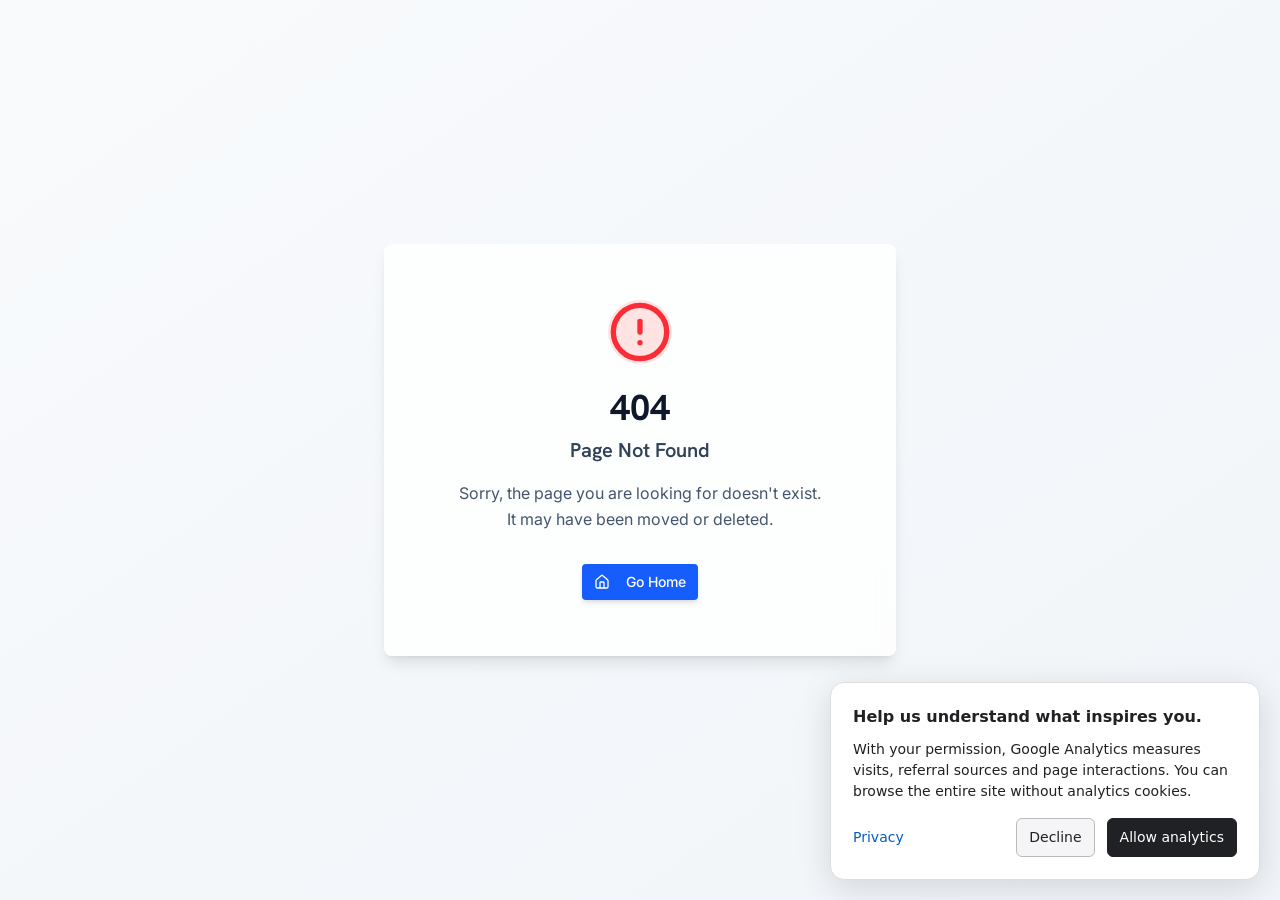
<file: index.html>
<!doctype html>
<html lang="en">

  <head>
    <meta charset="UTF-8" />
    <meta
      name="viewport"
      content="width=device-width, initial-scale=1.0, maximum-scale=1" />
    <title>AOT Designs</title>    
    <!-- Helvetica is a system font — no external font import needed -->
    <script type="module" crossorigin src="/assets/index-BW12SuIX.js"></script>
    <link rel="stylesheet" crossorigin href="/assets/index-D27T8K2H.css">
  </head>

  <body>
    <div id="root"></div>
  </body>

</html>
</file>
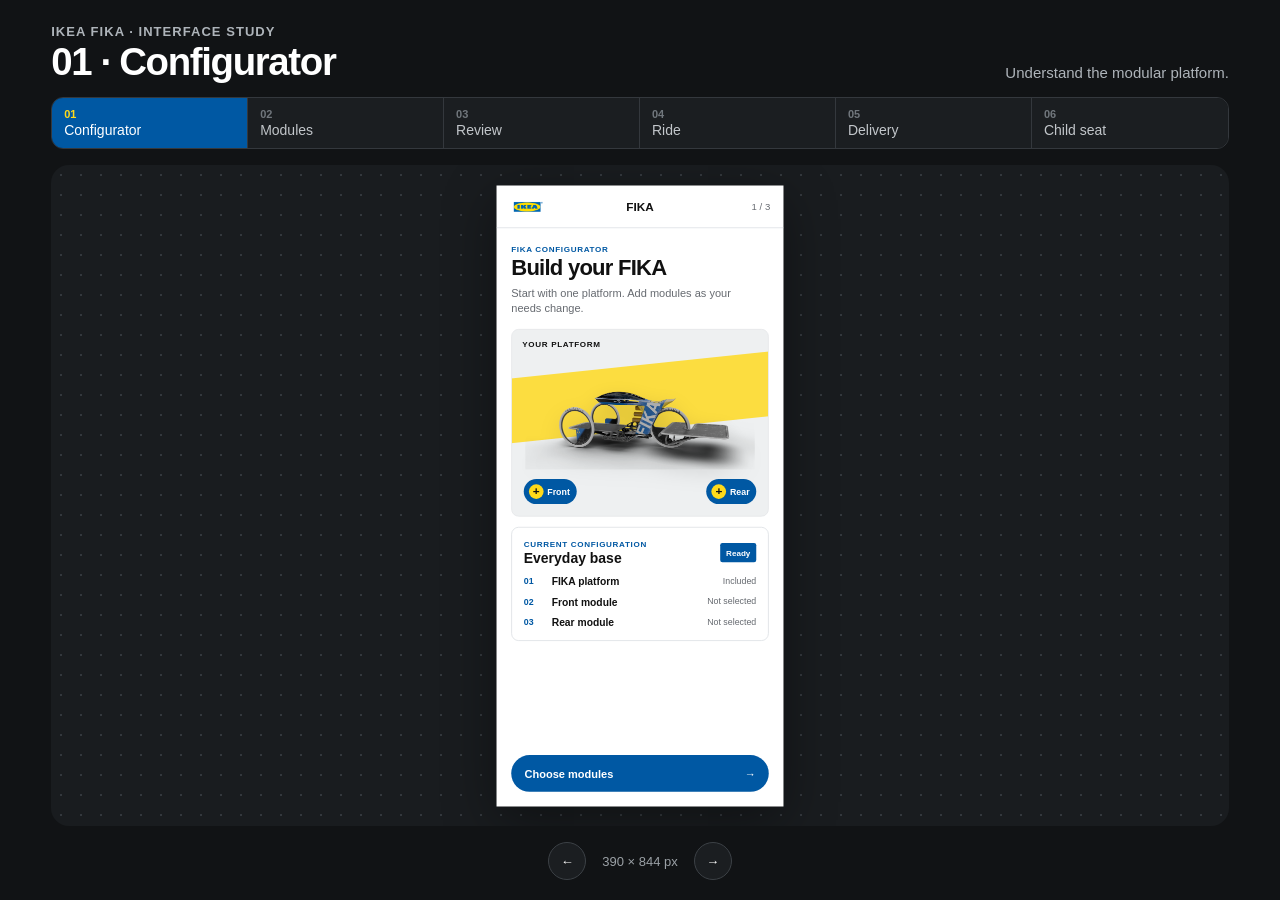
<file: fika-ui/index.html>
<!doctype html>
<html lang="en">
<head>
  <meta charset="UTF-8" />
  <meta name="viewport" content="width=device-width, initial-scale=1" />
  <meta name="description" content="Six-screen UI prototype for the IKEA FIKA modular mobility concept." />
  <title>IKEA FIKA — Interface Study</title>
  <link rel="stylesheet" href="styles.css" />
</head>
<body>
  <main class="prototype-shell">
    <header class="prototype-header">
      <div>
        <p class="eyebrow">IKEA FIKA · Interface study</p>
        <h1 id="screen-title">01 · Configurator</h1>
      </div>
      <p id="screen-purpose" class="screen-purpose">Understand the modular platform.</p>
    </header>

    <nav class="screen-tabs" aria-label="Prototype screens">
      <button class="screen-tab is-active" data-target="1"><span>01</span>Configurator</button>
      <button class="screen-tab" data-target="2"><span>02</span>Modules</button>
      <button class="screen-tab" data-target="3"><span>03</span>Review</button>
      <button class="screen-tab" data-target="4"><span>04</span>Ride</button>
      <button class="screen-tab" data-target="5"><span>05</span>Delivery</button>
      <button class="screen-tab" data-target="6"><span>06</span>Child seat</button>
    </nav>

    <section class="preview-stage" aria-label="Selected interface preview">
      <div class="device-scale" id="device-scale">
        <article class="device-screen portrait is-active" data-screen="1" aria-label="FIKA configurator">
          <header class="mobile-header">
            <img src="assets/ikea-logo.png" alt="IKEA" />
            <strong>FIKA</strong>
            <span>1 / 3</span>
          </header>
          <div class="portrait-body configurator-page">
            <div class="page-heading">
              <p class="kicker">FIKA CONFIGURATOR</p>
              <h2>Build your FIKA</h2>
              <p>Start with one platform. Add modules as your needs change.</p>
            </div>

            <div class="product-stage">
              <span class="stage-label">YOUR PLATFORM</span>
              <img src="assets/fika-side.webp" alt="FIKA three-wheel modular mobility platform" />
              <button class="hotspot hotspot-front" aria-label="Front module area"><span>+</span> Front</button>
              <button class="hotspot hotspot-rear" aria-label="Rear module area"><span>+</span> Rear</button>
            </div>

            <section class="setup-card">
              <div class="section-row">
                <div>
                  <p class="kicker">CURRENT CONFIGURATION</p>
                  <h3>Everyday base</h3>
                </div>
                <span class="status-chip blue">Ready</span>
              </div>
              <div class="setup-line"><span class="setup-index">01</span><div><strong>FIKA platform</strong><small>Included</small></div></div>
              <div class="setup-line"><span class="setup-index">02</span><div><strong>Front module</strong><small>Not selected</small></div></div>
              <div class="setup-line"><span class="setup-index">03</span><div><strong>Rear module</strong><small>Not selected</small></div></div>
            </section>
            <button class="primary-cta" data-go="2">Choose modules <span>→</span></button>
          </div>
        </article>

        <article class="device-screen portrait" data-screen="2" aria-label="FIKA module selection">
          <header class="mobile-header">
            <button class="icon-button" data-go="1" aria-label="Back">←</button>
            <strong>Choose a module</strong>
            <span>2 / 3</span>
          </header>
          <div class="portrait-body modules-page">
            <div class="page-heading compact">
              <p class="kicker">FRONT MODULE AREA</p>
              <h2>What do you need today?</h2>
            </div>

            <div class="condition-switch" aria-label="Module condition">
              <button data-condition="new">New</button>
              <button class="is-selected" data-condition="used">Second-hand</button>
            </div>

            <div class="module-list" role="radiogroup" aria-label="Available modules">
              <button class="module-option is-selected" role="radio" aria-checked="true" data-module="Delivery box">
                <span class="module-icon box-icon" aria-hidden="true"><i></i></span>
                <span><strong>Delivery box</strong><small>For deliveries and temperature monitoring</small></span>
                <b>✓</b>
              </button>
              <button class="module-option" role="radio" aria-checked="false" data-module="Child seat">
                <span class="module-icon child-icon" aria-hidden="true">♙</span>
                <span><strong>Child seat</strong><small>Adds buckle status to the ride display</small></span>
                <b></b>
              </button>
              <button class="module-option" role="radio" aria-checked="false" data-module="Cargo tray">
                <span class="module-icon tray-icon" aria-hidden="true"></span>
                <span><strong>Cargo tray</strong><small>Open platform for everyday loads</small></span>
                <b></b>
              </button>
            </div>

            <section class="selection-summary">
              <div><span class="status-dot"></span><strong id="selected-module-name">Delivery box</strong></div>
              <span id="selected-condition">Second-hand</span>
              <p id="condition-copy">Returned, checked and ready for another use.</p>
            </section>

            <a class="circular-link" href="#" onclick="return false"><span>↻</span><span><strong>IKEA Circular</strong><small>Return a module when your needs change</small></span><b>→</b></a>
            <button class="primary-cta" data-go="3">Apply module <span>→</span></button>
          </div>
        </article>

        <article class="device-screen portrait" data-screen="3" aria-label="FIKA configuration review">
          <header class="mobile-header">
            <button class="icon-button" data-go="2" aria-label="Back">←</button>
            <strong>Review your FIKA</strong>
            <span>3 / 3</span>
          </header>
          <div class="portrait-body review-page">
            <div class="page-heading compact">
              <p class="kicker">YOUR CONFIGURATION</p>
              <h2>Ready for the street</h2>
            </div>

            <div class="product-stage review-visual">
              <span class="stage-label">DELIVERY SETUP</span>
              <img src="assets/fika-side.webp" alt="FIKA platform configured for delivery" />
              <span class="attached-label">Delivery box · attached</span>
            </div>

            <section class="review-list">
              <div class="section-row"><p class="kicker">CONFIGURED ITEMS</p><button data-go="2">Edit setup</button></div>
              <div class="review-item">
                <span class="review-number">01</span>
                <div><strong>FIKA platform</strong><small>Three-wheel modular base</small></div>
                <span class="status-chip blue">Included</span>
              </div>
              <div class="review-item">
                <span class="review-number">02</span>
                <div><strong>Delivery box</strong><small>Front module area</small></div>
                <span class="status-chip yellow">Second-hand</span>
              </div>
            </section>

            <section class="circular-note">
              <span>↻</span>
              <div><strong>Designed to change with you</strong><p>Exchange or return the module through IKEA Circular when your routine changes.</p></div>
            </section>
            <button class="primary-cta" data-confirm>Confirm configuration <span>✓</span></button>
            <p class="confirmation-message" role="status">Configuration saved for this prototype.</p>
          </div>
        </article>

        <article class="device-screen landscape" data-screen="4" aria-label="FIKA standard riding dashboard">
          <div class="ride-header"><img src="assets/ikea-logo.png" alt="IKEA" /><strong>FIKA</strong><span>84% <i class="battery"></i></span></div>
          <div class="ride-main">
            <section class="nav-panel">
              <div class="turn-banner"><span>→</span><div><strong>Right in 140 m</strong><small>Kungsgatan Northway</small></div></div>
              <div class="map"><i class="street v one"></i><i class="street v two"></i><i class="street h one"></i><i class="street h two"></i><i class="route"></i><span class="map-label"><b></b>Vasagatan Lane</span></div>
            </section>
            <section class="speed-panel"><span>SPEED</span><div><strong>22</strong><small>km/h</small></div><hr/><span>TRIP</span><b>4.8 km</b></section>
            <section class="module-panel standard-panel"><div class="module-heading"><strong>Standard ride</strong><span>Active</span></div><div class="empty-state">No module connected<small>Standard chassis mode</small></div><div class="ride-metric"><span>RIDE TIME</span><strong>18 min</strong></div></section>
          </div>
          <footer class="ride-footer"><button>Ⅱ&nbsp; Pause Ride</button><button class="end-ride">◎&nbsp; End Ride</button></footer>
        </article>

        <article class="device-screen landscape" data-screen="5" aria-label="FIKA delivery riding dashboard">
          <div class="ride-header"><img src="assets/ikea-logo.png" alt="IKEA" /><strong>FIKA</strong><span>84% <i class="battery"></i></span></div>
          <div class="ride-main">
            <section class="nav-panel">
              <div class="turn-banner"><span>→</span><div><strong>Right in 140 m</strong><small>Kungsgatan Northway</small></div></div>
              <div class="map"><i class="street v one"></i><i class="street v two"></i><i class="street h one"></i><i class="street h two"></i><i class="route"></i><span class="map-label"><b></b>Vasagatan Lane</span></div>
            </section>
            <section class="speed-panel"><span>SPEED</span><div><strong>22</strong><small>km/h</small></div><hr/><span>TRIP</span><b>4.8 km</b></section>
            <section class="module-panel delivery-panel"><div class="module-heading"><strong>Delivery box</strong><span class="connected">● Connected</span></div><div class="temperature"><span>BOX TEMP</span><strong>62°C</strong></div><div class="metric-row"><span>Delivery ETA</span><strong>8 min</strong></div><div class="metric-row"><span>Remaining</span><strong>1.4 km</strong></div></section>
          </div>
          <footer class="ride-footer"><button>Ⅱ&nbsp; Pause Ride</button><button class="end-ride">◎&nbsp; End Ride</button></footer>
        </article>

        <article class="device-screen landscape" data-screen="6" aria-label="FIKA child seat riding dashboard">
          <div class="ride-header"><img src="assets/ikea-logo.png" alt="IKEA" /><strong>FIKA</strong><span>84% <i class="battery"></i></span></div>
          <div class="ride-main">
            <section class="nav-panel">
              <div class="turn-banner"><span>→</span><div><strong>Right in 140 m</strong><small>Kungsgatan Northway</small></div></div>
              <div class="map"><i class="street v one"></i><i class="street v two"></i><i class="street h one"></i><i class="street h two"></i><i class="route"></i><span class="map-label"><b></b>Vasagatan Lane</span></div>
            </section>
            <section class="speed-panel"><span>SPEED</span><div><strong>22</strong><small>km/h</small></div><hr/><span>TRIP</span><b>4.8 km</b></section>
            <button class="module-panel child-panel" id="child-panel" aria-label="Child seat connected. Buckle fastened. Activate to preview buckle alert" aria-pressed="false">
              <div class="module-heading"><strong>Child seat</strong><span class="connected">● Connected</span></div>
              <div class="safe-state"><div class="buckle-row"><span>BUCKLE</span><strong>Fastened&nbsp; ✓</strong></div><p>Check harness before riding</p></div>
              <div class="alert-state" aria-live="polite"><span>⚠ WARNING</span><strong>Buckle open</strong><p>Stop safely and<br/>check harness</p></div>
            </button>
          </div>
          <footer class="ride-footer"><button>Ⅱ&nbsp; Pause Ride</button><button class="end-ride">◎&nbsp; End Ride</button></footer>
        </article>
      </div>
    </section>

    <footer class="prototype-footer">
      <button id="previous-screen" aria-label="Previous screen">←</button>
      <span id="dimension-label">390 × 844 px</span>
      <button id="next-screen" aria-label="Next screen">→</button>
    </footer>
  </main>
  <script src="app.js"></script>
</body>
</html>
</file>
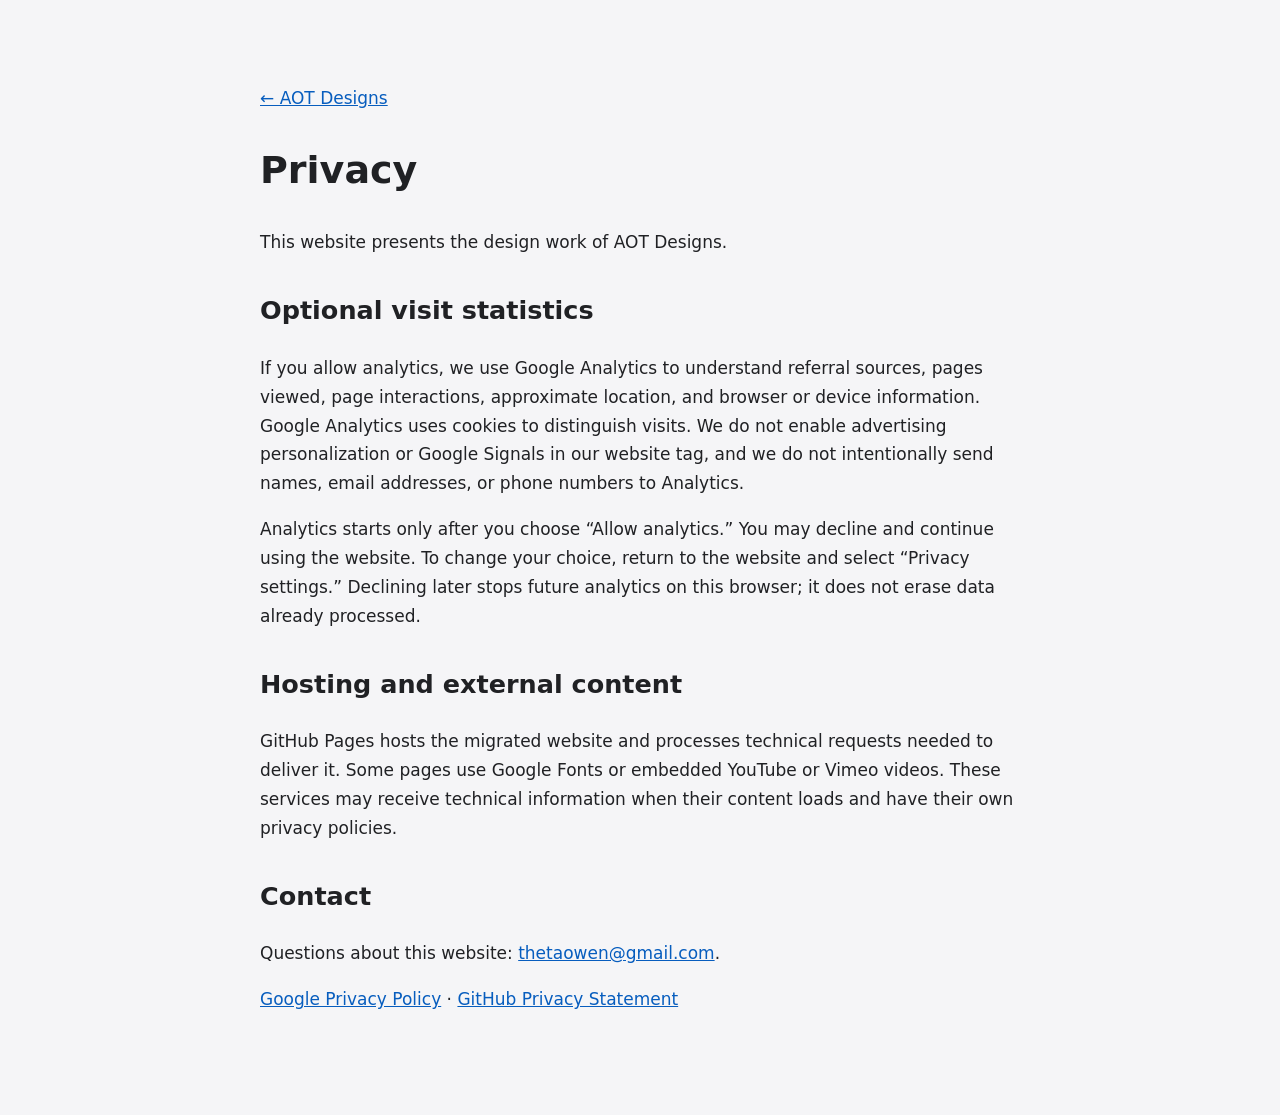
<file: privacy/index.html>
<!doctype html>
<html lang="en"><head><meta charset="utf-8"><meta name="viewport" content="width=device-width,initial-scale=1"><title>Privacy | AOT Designs</title>
<style>body{font:17px/1.7 system-ui,sans-serif;background:#f5f5f7;color:#202124;max-width:760px;margin:60px auto;padding:24px}a{color:#075dbe}h1{font-size:38px}h2{margin-top:32px}</style></head>
<body><a href="../">← AOT Designs</a><h1>Privacy</h1><p>This website presents the design work of AOT Designs.</p>
<h2>Optional visit statistics</h2><p>If you allow analytics, we use Google Analytics to understand referral sources, pages viewed, page interactions, approximate location, and browser or device information. Google Analytics uses cookies to distinguish visits. We do not enable advertising personalization or Google Signals in our website tag, and we do not intentionally send names, email addresses, or phone numbers to Analytics.</p>
<p>Analytics starts only after you choose “Allow analytics.” You may decline and continue using the website. To change your choice, return to the website and select “Privacy settings.” Declining later stops future analytics on this browser; it does not erase data already processed.</p>
<h2>Hosting and external content</h2><p>GitHub Pages hosts the migrated website and processes technical requests needed to deliver it. Some pages use Google Fonts or embedded YouTube or Vimeo videos. These services may receive technical information when their content loads and have their own privacy policies.</p>
<h2>Contact</h2><p>Questions about this website: <a href="mailto:thetaowen@gmail.com">thetaowen@gmail.com</a>.</p>
<p><a href="https://policies.google.com/privacy">Google Privacy Policy</a> · <a href="https://docs.github.com/en/site-policy/privacy-policies/github-general-privacy-statement">GitHub Privacy Statement</a></p></body></html>
</file>
<file: assets/index-D27T8K2H.css>
@import"https://fonts.googleapis.com/css2?family=Bebas+Neue&family=Space+Grotesk:wght@400;500;600;700&display=swap";@import"https://fonts.googleapis.com/css2?family=Hanken+Grotesk:wght@300;400;600;700&family=Inter:wght@400;500&family=JetBrains+Mono:wght@500&display=swap";.portfolio-page{--portfolio-ink: #1d1d1f;--portfolio-muted: #6e6e73;--portfolio-panel: #f5f5f7;--portfolio-blue: #0071e3;--portfolio-font: -apple-system, BlinkMacSystemFont, "Helvetica Neue", Arial, sans-serif;background:#fff;color:var(--portfolio-ink);font-family:var(--portfolio-font);-webkit-font-smoothing:antialiased}.portfolio-page :is(h1,h2,h3,p){margin:0;font-family:inherit}.portfolio-page a{text-decoration:none}.portfolio-page :is(a,button):focus-visible{outline:3px solid var(--portfolio-blue);outline-offset:5px}.portfolio-page section{scroll-margin-top:76px}.portfolio-skip{position:fixed;top:8px;left:8px;z-index:200;transform:translateY(-150%);padding:12px 20px;background:#fff;color:#06c}.portfolio-skip:focus{transform:none}.portfolio-nav{position:sticky;top:0;z-index:100;display:flex;align-items:center;justify-content:space-between;gap:24px;min-height:60px;padding:0 max(24px,calc((100% - 1160px)/2));background:#ffffffed;-webkit-backdrop-filter:saturate(180%) blur(20px);backdrop-filter:saturate(180%) blur(20px)}.portfolio-brand{display:inline-flex;align-items:center;gap:10px;color:var(--portfolio-ink);font-size:19px;font-weight:600;letter-spacing:-.045em;flex-shrink:0}.portfolio-brand-mark{position:relative;display:block;width:40px;height:40px;overflow:hidden;flex-shrink:0}.portfolio-brand-mark img{position:absolute;top:50%;left:50%;width:64px;height:64px;max-width:none;transform:translate(-50%,-50%);object-fit:contain}.portfolio-nav nav{display:flex;align-items:center;gap:38px}.portfolio-nav nav a{min-height:44px;display:inline-flex;align-items:center;gap:4px;color:#424245;font-size:14px}.portfolio-nav nav a:hover{color:#06c}.portfolio-intro{position:relative;isolation:isolate;overflow:hidden;padding:48px 24px clamp(270px,31vw,410px);text-align:center;background:#fff}.portfolio-intro-content{position:relative;z-index:1}.portfolio-intro-image{position:absolute;bottom:-85px;left:50%;transform:translate(-50%);width:min(1180px,100%);height:auto;max-width:none;pointer-events:none}.portfolio-page .portfolio-eyebrow{font-size:15px;font-weight:500;color:var(--portfolio-muted);line-height:1.4}.portfolio-intro h1{margin:16px 0 14px;font-size:clamp(48px,5.8vw,80px);font-weight:650;line-height:1.06;letter-spacing:-.055em}.portfolio-intro .portfolio-intro-copy{font-size:clamp(19px,2vw,27px);line-height:1.35;letter-spacing:-.025em}.portfolio-intro-actions{display:flex;align-items:center;justify-content:center;flex-wrap:wrap;gap:16px;margin:0;padding:22px 24px 34px;background:#fff}.portfolio-button{display:inline-flex;align-items:center;justify-content:center;gap:6px;min-height:44px;padding:11px 22px;border:1px solid var(--portfolio-blue);border-radius:999px;background:var(--portfolio-blue);color:#fff;font-size:16px;line-height:1.3;transition:background .16s,color .16s}.portfolio-button:hover{background:#0077ed}.portfolio-button-outline{background:transparent;color:#06c}.portfolio-button-outline:hover{background:var(--portfolio-blue);color:#fff}.portfolio-work{padding:36px 12px 40px}.portfolio-work-heading{max-width:1400px;padding:0 28px 24px;margin:0 auto;display:flex;align-items:baseline;justify-content:space-between;gap:16px}.portfolio-work-heading h2{font-size:28px;font-weight:600;letter-spacing:-.04em}.portfolio-work-heading>span{color:var(--portfolio-muted);font-size:14px}.portfolio-project-grid{max-width:1800px;margin:0 auto;display:grid;grid-template-columns:repeat(2,minmax(0,1fr));gap:12px}.portfolio-project{min-width:0;overflow:hidden;background:var(--portfolio-panel)}.portfolio-project:nth-child(3n){background:#eef4fa}.portfolio-project-link{display:flex;flex-direction:column;height:100%;color:inherit}.portfolio-project-copy{min-height:220px;padding:34px 24px 26px;display:flex;flex-direction:column;align-items:center;text-align:center}.portfolio-project-category{font-size:14px;color:var(--portfolio-muted);line-height:1.4}.portfolio-project h3{margin:8px 0 10px;font-size:clamp(30px,3.2vw,46px);font-weight:650;line-height:1.1;letter-spacing:-.045em}.portfolio-project-description{min-height:52px;font-size:19px;line-height:1.35;letter-spacing:-.02em}.portfolio-project-cta{display:inline-flex;align-items:center;gap:3px;margin-top:auto;padding-top:17px;color:#06c;font-size:16px}.portfolio-project-link:hover .portfolio-project-cta{text-decoration:underline}.portfolio-project-image{aspect-ratio:1.95;overflow:hidden;margin-top:auto;background:#161618}.portfolio-project-image img{display:block;width:100%;height:100%;object-fit:cover;transition:transform .55s ease}.portfolio-project-transparent-product .portfolio-project-image{background:#fff}.portfolio-project-transparent-product .portfolio-project-image img{object-fit:contain;transform:scale(1.08)}.portfolio-project-ford-r100 .portfolio-project-image{background:#fff}.portfolio-project-ford-r100 .portfolio-project-image img{object-fit:contain;transform:scale(1.24)}.portfolio-project-link:hover img{transform:scale(1.025)}.portfolio-project-transparent-product .portfolio-project-link:hover img{transform:scale(1.11)}.portfolio-project-ford-r100 .portfolio-project-link:hover img{transform:scale(1.27)}.portfolio-project-placeholder{display:flex;flex-direction:column;height:100%}.portfolio-project-upcoming{scroll-margin-top:110px;background:#111;color:#f5f5f7}.portfolio-project-upcoming .portfolio-project-category,.portfolio-project-upcoming .portfolio-project-description{color:#a1a1a6}.portfolio-project-upcoming .portfolio-project-cta{color:#d2d2d7}.portfolio-project-reserved{display:grid;place-content:center;gap:10px;color:#f5f5f7;text-align:center;background-color:#161618;background-image:linear-gradient(#ffffff0d 1px,transparent 1px),linear-gradient(90deg,#ffffff0d 1px,transparent 1px);background-size:36px 36px}.portfolio-project-reserved span{font-size:clamp(64px,9vw,126px);font-weight:650;line-height:.8;letter-spacing:-.07em}.portfolio-project-reserved small{color:#a1a1a6;font-size:13px;letter-spacing:.08em;text-transform:uppercase}.portfolio-disciplines{padding:10px 24px;display:flex;align-items:center;justify-content:center;flex-wrap:wrap;gap:8px 30px;font-size:14px;background:var(--portfolio-panel);border-bottom:1px solid #e8e8ed}.portfolio-disciplines>span{color:var(--portfolio-muted)}.portfolio-disciplines a{display:inline-flex;align-items:center;gap:3px;color:#06c;min-height:32px}.portfolio-disciplines a:hover{text-decoration:underline}.portfolio-about{display:grid;grid-template-columns:1fr 1fr;align-items:center;gap:80px;padding:88px max(24px,calc((100% - 1080px)/2));background:var(--portfolio-panel)}.portfolio-about h2{margin-top:16px;font-size:clamp(30px,3vw,42px);font-weight:600;line-height:1.15;letter-spacing:-.04em}.portfolio-about h2 span{color:var(--portfolio-muted)}.portfolio-about>p{font-size:20px;color:#515155;line-height:1.65;letter-spacing:-.015em}.portfolio-contact{padding:80px 24px;text-align:center}.portfolio-contact h2{margin-top:14px;font-size:clamp(32px,4vw,52px);line-height:1.1;letter-spacing:-.045em;font-weight:600}.portfolio-contact-details{max-width:760px;margin:34px auto 0;display:grid;grid-template-columns:repeat(6,minmax(0,1fr));gap:16px}.portfolio-contact-method{grid-column:span 3;display:flex;align-items:center;gap:16px;min-width:0;min-height:102px;padding:24px;border:1px solid #e8e8ed;border-radius:16px;background:var(--portfolio-panel);color:var(--portfolio-ink);text-align:left;transition:border-color .16s}.portfolio-contact-social{grid-column:span 2}.portfolio-contact-method:hover{border-color:var(--portfolio-blue)}.portfolio-contact-method>svg{flex-shrink:0;color:#06c}.portfolio-contact-method>svg:last-child{margin-left:auto}.portfolio-contact-method>span{min-width:0}.portfolio-contact-label{display:block;margin-bottom:5px;font-size:14px;color:var(--portfolio-muted)}.portfolio-contact-method strong{display:block;font-size:17px;font-weight:500;overflow-wrap:anywhere}.portfolio-text-link{display:inline-flex;align-items:center;gap:5px;min-height:44px;padding:0 8px;color:#06c;font-size:16px}.portfolio-text-link:hover{text-decoration:underline}.portfolio-footer{padding:24px max(24px,calc((100% - 1160px)/2)) 48px;background:var(--portfolio-panel);display:flex;justify-content:space-between;gap:24px;font-size:12px;line-height:1.5;color:var(--portfolio-muted)}.portfolio-footer>div{display:flex;gap:24px}.portfolio-footer a{color:#515155;white-space:nowrap}.portfolio-footer a:hover{text-decoration:underline}@media (max-width: 800px){.portfolio-nav nav{gap:24px}.portfolio-intro{padding:40px 24px 260px}.portfolio-intro-image{bottom:-45px}.portfolio-contact-method{padding:20px 16px;gap:10px}.portfolio-contact-method strong{font-size:16px}.portfolio-project-copy{padding:28px 18px 24px}.portfolio-project-description{font-size:17px}.portfolio-about{gap:32px;padding-top:60px;padding-bottom:60px}.portfolio-about>p{font-size:18px}}@media (max-width: 600px){.portfolio-nav{padding:0 16px;gap:12px}.portfolio-brand{font-size:17px;gap:6px}.portfolio-brand-mark{width:32px;height:32px}.portfolio-brand-mark img{width:52px;height:52px}.portfolio-nav nav{gap:14px}.portfolio-nav nav svg{display:none}.portfolio-intro{padding:36px 20px 205px}.portfolio-intro-image{width:115%;bottom:-24px}.portfolio-intro h1{font-size:clamp(40px,10.8vw,58px)}.portfolio-intro-copy{max-width:320px;margin-inline:auto!important}.portfolio-work{padding:28px 10px}.portfolio-work-heading{padding:0 10px 20px}.portfolio-work-heading h2{font-size:26px}.portfolio-project-grid{grid-template-columns:1fr;gap:10px}.portfolio-project h3{font-size:36px}.portfolio-project-image{aspect-ratio:1.7}.portfolio-disciplines{justify-content:flex-start;flex-wrap:nowrap;gap:0 18px;padding:10px 14px;overflow-x:auto;overscroll-behavior-inline:contain;scrollbar-width:none}.portfolio-disciplines::-webkit-scrollbar{display:none}.portfolio-disciplines>span,.portfolio-disciplines a{flex:0 0 auto;white-space:nowrap}.portfolio-about{grid-template-columns:1fr;gap:24px;padding:52px 24px}.portfolio-contact{padding:58px 24px}.portfolio-contact-details{grid-template-columns:1fr;max-width:400px}.portfolio-contact-method{grid-column:auto}.portfolio-footer{flex-direction:column;gap:14px;padding-bottom:54px}}@media (max-width: 420px){.portfolio-brand span{font-size:15px}.portfolio-nav nav{gap:11px}.portfolio-nav nav a{font-size:13px}}@media (prefers-reduced-motion: reduce){html{scroll-behavior:auto}.portfolio-page *{transition:none!important}}.portfolio-page{--portfolio-ink:#0d0d0d;--portfolio-muted:#a7a59f;--portfolio-panel:#191919;--portfolio-blue:#bfff00;--portfolio-font:"Space Grotesk",Arial,sans-serif;background:#0d0d0d;color:#f5f0e8}.portfolio-page :is(h1,h2,h3){font-family:Bebas Neue,Impact,Arial Narrow,sans-serif;font-weight:400;letter-spacing:0}.portfolio-nav{min-height:72px;padding:0 4vw;background:#b0b396;-webkit-backdrop-filter:none;backdrop-filter:none;border-bottom:1px solid #0d0d0d}.portfolio-brand{color:#0d0d0d;font-weight:700;letter-spacing:-.04em}.portfolio-nav nav{gap:clamp(20px,3.5vw,50px)}.portfolio-nav nav a{color:#0d0d0d;font-size:11px;font-weight:700;letter-spacing:.16em;text-transform:uppercase}.portfolio-nav nav a:hover{color:#0d0d0d;text-decoration:underline;text-underline-offset:5px}.portfolio-disciplines{justify-content:flex-start;padding:10px 4vw;gap:8px 30px;background:#0d0d0d;border-bottom:1px solid #f5f0e833;font-size:11px;font-weight:700;letter-spacing:.1em;text-transform:uppercase}.portfolio-disciplines>span{color:#a9aaa3}.portfolio-disciplines a{color:#f5f0e8}.portfolio-disciplines a:hover{color:#bfff00}.portfolio-intro{min-height:min(790px,calc(100svh - 115px));padding:0;text-align:left;background:#b0b396;color:#0d0d0d}.portfolio-intro-content{position:static}.portfolio-intro .portfolio-eyebrow{position:absolute;z-index:4;top:5%;left:4vw;color:#0d0d0d;font-size:11px;font-weight:700;letter-spacing:.2em;text-transform:uppercase}.portfolio-page .portfolio-intro h1{position:absolute;z-index:3;top:14%;left:3.6vw;margin:0;font-size:clamp(92px,15vw,220px);line-height:.79;letter-spacing:-.015em;text-transform:uppercase}.portfolio-intro-image{z-index:2;bottom:-10%;left:64%;width:min(1450px,95%)}.portfolio-intro-fika .portfolio-intro-image{width:52%;left:72%;bottom:12%}.portfolio-intro-cinematic .portfolio-intro-image{inset:0 0 auto auto;width:53%;height:100%;object-fit:cover;transform:none}.portfolio-intro .portfolio-intro-copy{position:absolute;z-index:4;bottom:19%;left:4vw;width:min(340px,37%);font-size:clamp(15px,1.5vw,19px);font-weight:600;line-height:1.35;letter-spacing:0}.portfolio-intro-copy strong,.portfolio-intro-copy span{display:block}.portfolio-intro-copy strong{margin-bottom:5px;font-size:11px;font-weight:700;letter-spacing:.14em;text-transform:uppercase}.portfolio-intro-actions{position:absolute;z-index:4;left:4vw;bottom:7%;justify-content:flex-start;gap:22px;padding:0;background:transparent}.portfolio-intro .portfolio-button{min-height:48px;padding:13px 20px;border:2px solid #0d0d0d;border-radius:0;background:transparent;color:#0d0d0d;font-size:11px;font-weight:700;letter-spacing:.14em;text-transform:uppercase}.portfolio-intro .portfolio-button:hover{background:#0d0d0d;color:#f5f0e8}.portfolio-intro .portfolio-button-outline{min-height:40px;padding:8px 0;border:0;border-bottom:2px solid #0d0d0d}.portfolio-intro .portfolio-button-outline:hover{background:transparent;color:#0d0d0d}.portfolio-hero-index{position:absolute;z-index:4;top:7%;right:4vw;font-size:10px;font-weight:700;letter-spacing:.17em}.portfolio-hero-controls{position:absolute;z-index:5;right:4vw;bottom:7%;display:flex;gap:8px}.portfolio-hero-controls button{display:grid;place-items:center;width:46px;height:46px;border:2px solid #0d0d0d;border-radius:0;background:#f5f0e8;color:#0d0d0d;cursor:pointer}.portfolio-hero-controls button:hover{background:#0d0d0d;color:#f5f0e8}.portfolio-hero-scroll{position:absolute;z-index:4;right:2vw;top:30%;color:#0d0d0d;font-size:10px;font-weight:700;letter-spacing:.15em;text-transform:uppercase;writing-mode:vertical-rl}.portfolio-hero-scroll span{margin-top:12px;font-size:20px}.portfolio-work{padding:clamp(76px,10vw,140px) 4vw;background:#0d0d0d}.portfolio-work-heading{max-width:none;padding:0 0 38px;align-items:end;border-bottom:1px solid #f5f0e84d}.portfolio-page .portfolio-work-heading h2{font-size:clamp(70px,11vw,150px);line-height:.85;text-transform:uppercase}.portfolio-work-heading>span{color:#bfff00;font-size:11px;font-weight:700;letter-spacing:.12em;text-transform:uppercase}.portfolio-project-grid{max-width:none;gap:18px;padding-top:28px}.portfolio-project,.portfolio-project:nth-child(3n){background:#d0cdc5;color:#0d0d0d}.portfolio-project.portfolio-project-ikea-fika{background:#373b3d;color:#f5f0e8}.portfolio-project.portfolio-project-ford-r100{background:#b0b396;color:#171b16}.portfolio-project.portfolio-project-long-way-to-1000-miglia{background:#30373b;color:#f5f0e8}.portfolio-project.portfolio-project-winter-endurance{background:#a4b5cb;color:#101b27}.portfolio-project.portfolio-project-encounter{background:#c5ab7f;color:#211d16}.portfolio-project-copy{min-height:230px;align-items:flex-start;text-align:left;padding:28px 30px}.portfolio-project-category{color:inherit;opacity:.72;font-size:10px;font-weight:700;letter-spacing:.16em;text-transform:uppercase}.portfolio-page .portfolio-project h3{margin:10px 0;font-size:clamp(44px,5.2vw,76px);line-height:.9;text-transform:uppercase}.portfolio-project-description{min-height:0;max-width:430px;font-size:15px;line-height:1.4}.portfolio-project-cta{padding-top:20px;color:inherit;font-size:11px;font-weight:700;letter-spacing:.12em;text-transform:uppercase}.portfolio-project-image{aspect-ratio:1.95}.portfolio-project-upcoming{background:#d0cdc5!important;color:#171717!important}.portfolio-project-upcoming :is(.portfolio-project-category,.portfolio-project-description,.portfolio-project-cta){color:inherit}.portfolio-project-reserved{background-color:#0d0d0d;color:#f5f0e8}.portfolio-project-reserved span{font-family:Bebas Neue,Impact,sans-serif;font-weight:400;letter-spacing:0}.portfolio-about{gap:8vw;padding:clamp(80px,10vw,140px) 4vw;background:#c9b9ae;color:#0d0d0d}.portfolio-about .portfolio-eyebrow,.portfolio-about h2 span{color:#0d0d0d}.portfolio-about .portfolio-eyebrow,.portfolio-contact .portfolio-eyebrow{font-size:11px;font-weight:700;letter-spacing:.18em;text-transform:uppercase}.portfolio-page .portfolio-about h2{font-size:clamp(58px,8vw,110px);line-height:.88}.portfolio-about>p{max-width:600px;color:#0d0d0d;font-size:clamp(18px,2vw,25px);line-height:1.5}.portfolio-contact{padding:clamp(80px,10vw,140px) 4vw;background:#0d0d0d}.portfolio-contact .portfolio-eyebrow{color:#bfff00}.portfolio-page .portfolio-contact h2{font-size:clamp(64px,10vw,140px);line-height:.9;text-transform:uppercase}.portfolio-contact-method{background:#191919;color:#f5f0e8;border-color:#f5f0e84d}.portfolio-contact-method:hover{border-color:#bfff00}.portfolio-contact-method>svg{color:#bfff00}.portfolio-contact-label{color:#bab9b1}.portfolio-footer{padding:28px 4vw 48px;background:#0d0d0d;border-top:1px solid #f5f0e833;color:#aaa9a0}.portfolio-footer a{color:#f5f0e8}@media (max-width:800px){.portfolio-intro{min-height:680px}.portfolio-intro-image{width:105%;left:59%;bottom:24%}.portfolio-intro-fika .portfolio-intro-image{width:68%;left:65%;bottom:25%}.portfolio-intro-cinematic .portfolio-intro-image{inset:28% 0 auto auto;width:65%;height:42%}.portfolio-page .portfolio-intro h1{font-size:clamp(82px,17vw,140px)}.portfolio-intro .portfolio-intro-copy{bottom:20%;width:min(320px,48%)}}@media (max-width:600px){.portfolio-nav{min-height:64px;padding:0 16px}.portfolio-nav nav{gap:14px}.portfolio-nav nav a{font-size:10px;letter-spacing:.08em}.portfolio-disciplines{padding:7px 16px;gap:0 18px}.portfolio-intro{min-height:650px}.portfolio-intro .portfolio-eyebrow{top:5%;left:20px;max-width:65%;font-size:10px}.portfolio-page .portfolio-intro h1{top:15%;left:18px;font-size:clamp(74px,19vw,112px)}.portfolio-intro-image{width:120%;max-width:none;left:52%;bottom:18%}.portfolio-intro-fika .portfolio-intro-image{width:98%;left:50%;bottom:25%}.portfolio-intro-cinematic .portfolio-intro-image{inset:31% 0 auto auto;width:100%;height:37%}.portfolio-intro .portfolio-intro-copy{left:20px;bottom:16%;width:75%;font-size:15px}.portfolio-intro-actions{left:20px;bottom:6%;gap:17px}.portfolio-intro .portfolio-button{font-size:10px;padding:12px}.portfolio-hero-index{right:20px;font-size:9px}.portfolio-hero-controls{top:13%;right:20px;bottom:auto}.portfolio-hero-controls button{width:40px;height:40px}.portfolio-hero-scroll{right:18px;top:39%;bottom:auto;font-size:9px}.portfolio-work{padding:70px 16px}.portfolio-work-heading{gap:12px;padding-bottom:24px}.portfolio-page .portfolio-work-heading h2{font-size:clamp(58px,13vw,82px)}.portfolio-work-heading>span{max-width:95px;text-align:right;font-size:9px}.portfolio-project-grid{gap:14px}.portfolio-project-copy{min-height:190px;padding:25px 22px}.portfolio-page .portfolio-project h3{font-size:56px}.portfolio-project-image{aspect-ratio:1.7}.portfolio-about,.portfolio-contact{padding:70px 20px}}.fika-process{color:var(--project-ink)}.fika-research-summary{max-width:1320px;margin:0 auto;padding:38px 24px 0;scroll-margin-top:90px}.project-page .fika-research-summary p{margin-top:12px;max-width:1060px;font-size:clamp(18px,2vw,24px);line-height:1.5;color:#c7c7cc}.fika-process-nav{max-width:1320px;margin:0 auto;padding:32px 24px;display:flex;align-items:center;gap:16px 28px;flex-wrap:wrap;border-top:1px solid #2c2c2e;border-bottom:1px solid #2c2c2e}.fika-process-nav span{margin-right:auto;color:#a1a1a6;font-size:14px}.fika-process-nav a{color:#2997ff;font-size:15px;padding:10px 0}.fika-process-chapter{max-width:1320px;margin:0 auto;padding:clamp(68px,9vw,130px) 24px;scroll-margin-top:90px}.fika-process-chapter header{max-width:950px;margin-bottom:36px}.fika-process-chapter h2{margin:14px 0 0;font-size:clamp(38px,5.2vw,70px);line-height:1.06;letter-spacing:-.045em;font-weight:620}.fika-process-chapter h3{font-size:23px;line-height:1.2;letter-spacing:-.025em;font-weight:600}.fika-process-intro{max-width:860px;color:#c7c7cc;font-size:20px;line-height:1.6;margin:24px 0 42px}.fika-process-visual{margin:0;min-width:0}.fika-process-visual a{display:block;overflow:hidden;border-radius:12px}.fika-process-visual img{display:block;width:100%;height:auto}.fika-process-visual figcaption{color:#a1a1a6;font-size:14px;line-height:1.45;padding:14px 2px 24px}.fika-competitors{display:grid;grid-template-columns:repeat(5,minmax(0,1fr));gap:14px}.fika-competitors article{background:#161618;border-radius:14px;overflow:hidden}.fika-competitors article>img{width:100%;aspect-ratio:1.4;object-fit:cover}.fika-competitors article>div{padding:20px}.fika-process-number{color:#2997ff;font-size:13px}.fika-competitors h3{margin:10px 0 24px;font-size:21px}.fika-competitors dt{font-size:11px;text-transform:uppercase;letter-spacing:.09em;color:#2997ff;margin-top:18px}.fika-competitors dd{margin:6px 0 0;font-size:15px;line-height:1.5;color:#c7c7cc}.fika-insights{display:grid;grid-template-columns:repeat(3,minmax(0,1fr));gap:28px;margin-top:52px}.fika-insights article{border-top:1px solid #38383a;padding-top:22px}.fika-insights span{color:#ffda1a;font-size:14px}.fika-insights h3{margin:14px 0}.fika-insights p,.fika-evolution p{color:#a1a1a6;font-size:16px;line-height:1.6}.fika-process-takeaway{border-left:3px solid #ffda1a;padding:4px 0 4px 26px;margin:48px 0 0;font-size:clamp(23px,2.5vw,33px);line-height:1.3;max-width:1000px}.fika-persona-tabs{display:flex;gap:12px;margin:0 0 28px}.fika-persona-tabs button{border:1px solid #38383a;border-radius:12px;padding:18px 24px;background:#161618;color:#f5f5f7;font-size:20px;text-align:left;cursor:pointer}.fika-persona-tabs button[aria-selected=true]{border-color:#2997ff;background:#07233c}.fika-persona-tabs span{display:block;font-size:13px;color:#a1a1a6;margin-top:6px}.fika-persona-profile{display:grid;grid-template-columns:140px 1fr;gap:28px;align-items:center;margin:36px 0}.fika-persona-profile>img{width:140px;height:140px;object-fit:cover;border-radius:50%}.fika-persona-profile h3{margin:12px 0;max-width:760px;font-size:28px}.fika-persona-profile p:last-child{max-width:820px;color:#a1a1a6;font-size:16px;line-height:1.6}.fika-persona-story{display:grid;grid-template-columns:.8fr 1.2fr;gap:28px;align-items:start}.fika-route a{background:#fff}.fika-route img{aspect-ratio:1.3;object-fit:contain}.fika-comic{display:grid;grid-template-columns:repeat(2,minmax(0,1fr));gap:12px;margin-top:14px}.fika-comic img{aspect-ratio:1.8;object-fit:cover}.fika-sketch-board{padding:clamp(10px,1.5vw,22px);overflow:hidden;border-radius:16px;background:#f5f5f7}.fika-sketch-strip{display:grid;grid-template-columns:repeat(6,minmax(0,1fr));gap:6px}.fika-sketch-board .fika-process-visual a{border-radius:0;background:#fff}.fika-sketch-strip img{aspect-ratio:1.4;object-fit:contain}.fika-selected-sketch{margin-top:6px}.fika-selected-sketch a{padding:clamp(14px,2vw,28px);background:#ececee!important}.fika-selected-sketch img{max-height:500px;object-fit:contain}.project-page .fika-sketch-board-caption{margin:16px 4px 0;color:#6e6e73;font-size:14px;line-height:1.4}.fika-generative{display:grid;grid-template-columns:.85fr 1.15fr;gap:24px;align-items:center}.fika-complete-chassis{margin-top:28px}.fika-complete-chassis a{background:#d4d4d4}.fika-complete-chassis img{aspect-ratio:2.39;object-fit:cover}.fika-process-note{color:#a1a1a6;font-size:14px;line-height:1.6;margin:16px 0 30px}.fika-evolution{display:grid;grid-template-columns:.8fr 1fr 1.7fr;gap:18px}.fika-evolution article{min-width:0;padding:26px 20px;border-radius:16px;background:#161618}.fika-evolution article:last-child{background:#19232c}.fika-evolution img{aspect-ratio:1.35;object-fit:contain}.fika-evolution .project-eyebrow{font-size:11px}.fika-evolution h3{margin:20px 0 12px}.fika-dimensions{display:grid;grid-template-columns:repeat(3,minmax(0,1fr));gap:24px;padding:26px 0;border-top:1px solid #38383a;border-bottom:1px solid #38383a}.fika-dimensions span{display:block;color:#a1a1a6;font-size:14px;margin-bottom:10px}.fika-dimensions strong{font-size:clamp(30px,4vw,52px);font-weight:550;letter-spacing:-.04em}.fika-dimensions small{font-size:16px;font-weight:400}.fika-package-combined a{padding:clamp(12px,2vw,28px);background:#050505;border:1px solid #2c2c2e}.fika-package-combined img{max-height:760px;object-fit:contain}.project-page-ikea-fika img[src$="/package-three-views.webp"]{filter:invert(1) drop-shadow(0 0 0 #000) drop-shadow(0 0 0 #000) drop-shadow(0 0 0 rgba(0,0,0,.5))}.project-page-ikea-fika .relative:has(>img[src$="/package-three-views.webp"]){background:#fff}.fika-final-render{margin-top:32px}.fika-exploded-image{overflow:hidden;border-radius:14px}.fika-exploded-image a{position:relative;display:block}.fika-exploded-image img{display:block;width:100%;height:auto}.fika-exploded-marker{position:absolute;display:grid;place-items:center;width:30px;height:30px;border-radius:50%;background:#111;color:#fff;border:1px solid #fff8;font-size:11px;font-weight:650;box-shadow:0 2px 8px #0005;transform:translate(-50%,-50%)}.fika-exploded-marker-01{left:61%;top:27%}.fika-exploded-marker-02{left:57%;top:8%}.fika-exploded-marker-03{left:64%;top:15%}.fika-exploded-marker-04{left:40%;top:23%}.fika-exploded-marker-05{left:35%;top:54%}.fika-exploded-marker-06{left:83%;top:61%}.fika-exploded-marker-07{left:45%;top:57%}.fika-exploded-marker-08{left:67%;top:59%}.fika-exploded-marker-09{left:46%;top:45%}.fika-exploded-marker-10{left:52%;top:79%}.fika-exploded-marker-11{left:59%;top:90%}.fika-exploded-legend{display:grid;grid-template-columns:repeat(3,minmax(0,1fr));gap:0 28px;margin:28px 0 0;padding:0;list-style:none;border-top:1px solid #38383a}.fika-exploded-legend li{display:flex;gap:14px;align-items:baseline;padding:17px 0;border-bottom:1px solid #38383a;color:#d1d1d6;font-size:15px;line-height:1.4}.fika-exploded-legend li span{flex:0 0 auto;color:#2997ff;font-size:12px;letter-spacing:.06em}.fika-project-links{max-width:1320px;margin:0 auto;padding:clamp(72px,9vw,128px) 24px;border-top:1px solid #2c2c2e}.fika-project-links h2{max-width:820px;margin:14px 0 18px;font-size:clamp(40px,5.2vw,72px);line-height:1.05;letter-spacing:-.045em}.project-page .fika-project-links>p:not(.project-eyebrow){max-width:680px;margin:0;color:#a1a1a6;font-size:19px;line-height:1.55}.fika-project-links>div{display:flex;flex-wrap:wrap;gap:14px;margin-top:36px}.fika-project-links a{display:inline-flex;align-items:center;justify-content:space-between;gap:28px;min-width:250px;padding:17px 20px;border:1px solid #3a3a3c;border-radius:12px;color:#f5f5f7;transition:background-color .2s ease,border-color .2s ease,transform .2s ease}.fika-project-links a:hover{background:#1c1c1e;border-color:#6e6e73;transform:translateY(-2px)}.fika-project-links a.fika-link-primary{color:#050505;background:#f5f5f7;border-color:#f5f5f7}.fika-project-links a.fika-link-primary:hover{background:#fff;border-color:#fff}.fika-project-links a span{color:#86868b;font-size:13px;text-transform:uppercase;letter-spacing:.08em}.fika-closing{position:relative;margin:0 auto 50px;max-width:1500px}.fika-closing img{display:block;width:100%;aspect-ratio:2.1;object-fit:cover}.fika-closing:after{content:"";position:absolute;inset:50% 0 0;background:linear-gradient(transparent,#000b);pointer-events:none}.fika-closing h2{position:absolute;z-index:1;bottom:9%;width:100%;text-align:center;font-size:clamp(36px,5vw,64px);letter-spacing:-.04em;color:#fff}.fika-process a:focus-visible,.fika-process button:focus-visible{outline:3px solid #ffda1a;outline-offset:4px}.project-page .fika-process-chapter h2{margin-top:14px}.project-page .fika-process-intro{margin:24px 0 42px}.project-page .fika-process-takeaway{margin:48px 0 0}.project-page .fika-process-note{margin:16px 0 30px}.project-page .fika-competitors h3{margin:10px 0 24px}.project-page .fika-insights h3{margin:14px 0}.project-page .fika-persona-profile h3{margin:12px 0}.project-page .fika-evolution h3{margin:20px 0 12px}.project-page .fika-selected-sketch{margin-top:6px}.project-page .fika-final-render{margin-top:32px}@media (max-width:1000px){.fika-competitors{grid-template-columns:repeat(3,minmax(0,1fr))}.fika-evolution{grid-template-columns:1fr 1fr}.fika-evolution article:last-child{grid-column:1 / -1}.fika-evolution article:last-child img{max-height:360px}}@media (max-width:650px){.fika-process-chapter{padding:70px 20px}.fika-process-nav{gap:4px 22px;padding:22px 20px}.fika-process-nav span{flex-basis:100%}.fika-competitors{grid-template-columns:repeat(2,minmax(0,1fr));gap:12px}.fika-competitors article>div{padding:16px}.fika-competitors h3{font-size:20px}.fika-insights,.fika-persona-story,.fika-generative{grid-template-columns:1fr}.fika-persona-tabs button{flex:1;padding:16px 12px;font-size:17px}.fika-persona-profile{grid-template-columns:72px 1fr;gap:16px;align-items:start}.fika-persona-profile>img{width:72px;height:72px}.fika-persona-profile h3{font-size:23px}.fika-sketch-board{padding:8px;border-radius:12px}.fika-sketch-strip{grid-template-columns:repeat(2,minmax(0,1fr));gap:3px}.fika-selected-sketch{margin-top:3px}.fika-selected-sketch img{max-height:none}.fika-evolution{grid-template-columns:1fr}.fika-evolution article:last-child{grid-column:auto}.fika-evolution img{max-height:280px}.fika-dimensions{gap:10px}.fika-dimensions strong{font-size:29px}.fika-dimensions small{display:block;margin-top:3px}.fika-package-combined img{max-height:none}.fika-exploded-marker{width:23px;height:23px;font-size:8px}.fika-exploded-legend{grid-template-columns:1fr}.fika-project-links{padding:70px 20px}.fika-project-links>div{display:grid;grid-template-columns:1fr}.fika-project-links a{min-width:0}.fika-closing img{aspect-ratio:1.3}}.project-page-ikea-fika .fika-process{color:#202620}.project-page-ikea-fika .fika-process-nav{border-color:#d9ded8}.project-page-ikea-fika .fika-process-nav span{color:#67716a}.project-page-ikea-fika .fika-research-summary{padding-top:54px}.fika-process .fika-section-cover{position:relative;isolation:isolate;overflow:hidden;max-width:none;min-height:clamp(400px,46vw,660px);margin:0 0 28px;border-radius:12px;background:#1c2220}.fika-section-cover>button{position:absolute;inset:0;width:100%;height:100%;padding:0;border:0;background:transparent;cursor:zoom-in}.fika-section-cover>button img{display:block;width:100%;height:100%;object-fit:cover}.fika-section-cover:after{content:"";position:absolute;z-index:0;inset:0;pointer-events:none;background:linear-gradient(0deg,#000000c4,#00000047 48%,#0000000d 85%)}.fika-section-cover-copy{position:absolute;z-index:1;left:clamp(24px,4vw,58px);right:clamp(24px,4vw,58px);bottom:clamp(26px,4vw,56px);max-width:800px;color:#ffffffdb;text-shadow:0 1px 14px rgba(0,0,0,.45);pointer-events:none}.project-page .fika-section-cover-copy>p:first-child{margin:0 0 12px;color:#ffffffbd;font-size:13px;letter-spacing:.06em}.project-page .fika-process .fika-section-cover-copy h2{margin:0 0 14px;color:#ffffffd4;font-size:clamp(38px,5vw,70px);line-height:1.02;letter-spacing:-.05em;font-weight:650}.project-page .fika-section-cover-copy>p:last-child:not(:first-child){max-width:690px;margin:0;color:#ffffffdb;font-size:clamp(15px,1.5vw,19px);line-height:1.5}.fika-process-visual button{display:block;width:100%;padding:0;overflow:hidden;border:0;border-radius:12px;background:#fff;cursor:zoom-in}.fika-process-visual figcaption,.fika-sketch-board-caption{display:none}.fika-sketch-board{padding:0;background:#fff}.fika-sketch-strip,.fika-scenario-grid{display:grid;grid-template-columns:repeat(4,minmax(0,1fr));grid-template-rows:repeat(4,minmax(0,1fr));gap:16px;aspect-ratio:1.7}.fika-sketch-strip>:nth-child(1),.fika-scenario-grid>:nth-child(1){grid-column:1 / 3;grid-row:1 / 3}.fika-sketch-strip>:nth-child(2),.fika-scenario-grid>:nth-child(2){grid-column:3 / 5;grid-row:1}.fika-sketch-strip>:nth-child(3),.fika-scenario-grid>:nth-child(3){grid-column:3 / 5;grid-row:2}.fika-sketch-strip>:nth-child(4),.fika-scenario-grid>:nth-child(4){grid-column:1 / 3;grid-row:3}.fika-sketch-strip>:nth-child(5),.fika-scenario-grid>:nth-child(5){grid-column:1 / 3;grid-row:4}.fika-sketch-strip>:nth-child(6),.fika-scenario-grid>:nth-child(6){grid-column:3 / 5;grid-row:3 / 5}.fika-sketch-strip .fika-process-visual,.fika-scenario-grid>button{min-width:0;min-height:0}.fika-sketch-strip .fika-process-visual button{height:100%}.fika-sketch-strip img{width:100%;height:100%;aspect-ratio:auto;object-fit:contain}.fika-selected-sketch button,.fika-package-combined button{padding:clamp(12px,2vw,28px);background:#fff}.fika-generative{display:grid;grid-template-columns:1fr 2fr;gap:20px;aspect-ratio:2.55;align-items:stretch}.fika-generative>div{min-height:0;display:grid;grid-template-rows:repeat(2,minmax(0,1fr));gap:20px}.fika-generative .fika-process-visual,.fika-generative .fika-process-visual button{height:100%;min-height:0}.fika-generative img{width:100%;height:100%;object-fit:contain;background:#f5f5f5}.fika-complete-chassis button{background:#fff}.fika-evolution article,.fika-evolution article:last-child{background:#fff;border:1px solid #e2e5e1}.fika-evolution p,.fika-process-note,.fika-process-intro,.project-page .fika-project-links>p:not(.project-eyebrow){color:#59655d}.fika-dimensions,.fika-exploded-legend{border-color:#d9ded8}.fika-dimensions span{color:#69746d}.fika-exploded-image button{position:relative;display:block;width:100%;padding:0;border:0;background:transparent;cursor:zoom-in}.fika-exploded-legend li{color:#424b45;border-color:#d9ded8}.fika-project-links{border-color:#d9ded8}.fika-project-links a{color:#202620;border-color:#b7c4bb}.fika-project-links a:hover{background:#f5f7f5;border-color:#69746d}.project-page-ikea-fika .fika-interface-demo,.project-page-ikea-fika .project-story-video{background:#fff;color:#202620}.project-page-ikea-fika .fika-interface-heading .project-eyebrow{color:#42654f}.project-page-ikea-fika .fika-interface-heading>p:last-child{color:#59655d}.project-page-ikea-fika .project-story-video .project-eyebrow{color:#69746d}.project-page-ikea-fika .project-video-link{color:#202620;border-color:#aab4ad}.project-page-ikea-fika .project-video-link:hover{background:#f5f7f5}.fika-scenario-gallery{max-width:1320px;margin:0 auto;padding:0 24px clamp(70px,8vw,110px)}.fika-scenario-grid>button{display:block;width:100%;height:100%;padding:0;overflow:hidden;border:0;border-radius:12px;background:#f5f5f5;cursor:zoom-in}.fika-scenario-grid img{display:block;width:100%;height:100%;object-fit:cover}.fika-scenario-grid{grid-template-columns:repeat(2,minmax(0,1fr));grid-template-rows:repeat(14,minmax(0,1fr));aspect-ratio:10 / 11}.fika-scenario-grid>:nth-child(1){grid-column:1;grid-row:1 / 6}.fika-scenario-grid>:nth-child(2){grid-column:1;grid-row:6 / 10}.fika-scenario-grid>:nth-child(3){grid-column:1;grid-row:10 / 15}.fika-scenario-grid>:nth-child(4){grid-column:2;grid-row:1 / 5}.fika-scenario-grid>:nth-child(5){grid-column:2;grid-row:5 / 10}.fika-scenario-grid>:nth-child(6){grid-column:2;grid-row:10 / 15}.fika-text-story{padding-top:40px;padding-bottom:40px}.fika-text-story .fika-section-cover{margin-bottom:0}.fika-text-story .fika-scenario-grid{margin-top:20px}@media (max-width:650px){.fika-process .fika-section-cover{min-height:390px;margin-bottom:20px}.project-page .fika-process .fika-section-cover-copy h2{font-size:clamp(32px,8vw,48px)}.fika-sketch-strip,.fika-scenario-grid{gap:8px}.fika-generative,.fika-generative>div{gap:8px}.fika-scenario-gallery{padding-left:20px;padding-right:20px}.fika-text-story{padding-top:28px;padding-bottom:28px}}.r100-story{--r100-green: #42654f;--r100-ink: #202620;--r100-soft: #f1f2eb;color:var(--r100-ink)}.r100-story-nav{max-width:1320px;margin:0 auto;padding:28px 24px;display:flex;align-items:center;flex-wrap:wrap;gap:8px 28px;border-top:1px solid #d9ded8;border-bottom:1px solid #d9ded8}.r100-story-nav span{margin-right:auto;color:#67716a;font-size:14px}.r100-story-nav a{padding:9px 0;color:var(--r100-green);font-size:15px}.r100-story-nav a:hover{text-decoration:underline}.r100-chapter{max-width:1320px;margin:0 auto;padding:clamp(76px,9vw,128px) 24px;scroll-margin-top:90px}.r100-section-hero{position:relative;isolation:isolate;overflow:hidden;min-height:clamp(400px,46vw,660px);margin-bottom:28px;border-radius:12px;background:#19201b;color:#fff}.r100-section-hero>button{position:absolute;inset:0;width:100%;height:100%;padding:0;border:0;background:transparent;cursor:zoom-in}.r100-section-hero>button:focus-visible{outline:3px solid #fff;outline-offset:-6px}.r100-section-hero>button img{display:block;width:100%;height:100%;object-fit:cover}.r100-section-hero:after{content:"";position:absolute;z-index:0;inset:0;background:linear-gradient(0deg,#000000ba,#00000040 44%,#0000000a 78%);pointer-events:none}.r100-section-hero-copy{position:absolute;z-index:1;left:clamp(24px,4vw,58px);right:clamp(24px,4vw,58px);bottom:clamp(26px,4vw,56px);max-width:800px;pointer-events:none;color:#ffffffdb;text-shadow:0 1px 14px rgba(0,0,0,.38)}.r100-story .r100-section-hero-copy .r100-section-hero-label{margin:0 0 12px;color:#ffffffbd;font-size:13px;letter-spacing:.06em}.r100-story .r100-section-hero-copy h2{margin:0 0 14px;color:#ffffffd4;font-size:clamp(38px,5vw,70px);line-height:1.02;letter-spacing:-.05em;font-weight:650}.r100-story .r100-section-hero-copy>p:last-child{max-width:690px;margin:0;color:#ffffffdb;font-size:clamp(15px,1.5vw,19px);line-height:1.5}.r100-chapter-heading{max-width:940px;margin-bottom:46px}.r100-chapter-heading .project-eyebrow{color:var(--r100-green)}.r100-story .r100-chapter-heading h2{margin:14px 0 22px;color:var(--r100-ink);font-size:clamp(40px,5.3vw,72px);line-height:1.04;letter-spacing:-.055em;font-weight:620}.r100-story .r100-chapter-heading>p:last-child{max-width:830px;color:#56615a;font-size:clamp(18px,1.8vw,21px);line-height:1.6}.r100-context{padding-top:54px}.r100-context-layout{display:grid;gap:16px}.r100-context-grid{display:grid;grid-template-columns:repeat(2,minmax(0,1fr));gap:16px}.r100-research-item{display:grid;grid-template-columns:minmax(0,174px) minmax(0,1fr);align-items:start;gap:24px;min-width:0;padding:24px;border-top:2px solid #8ca596;background:var(--r100-soft);border-radius:2px 2px 14px 14px}.r100-research-photo{min-width:0;margin:0}.r100-research-photo button{display:block;width:100%;padding:0;border:0;background:transparent;cursor:zoom-in}.r100-research-item:nth-child(2){margin-top:32px}.r100-research-photo img{display:block;width:100%;height:150px;object-fit:cover;border-radius:7px}.r100-research-item:first-child .r100-research-photo img{object-position:center 82%}.r100-research-photo figcaption{padding-top:8px;color:#718077;font-size:11px;line-height:1.4}.r100-research-photo figcaption a{color:inherit;text-decoration:underline;text-underline-offset:2px}.r100-research-copy span,.r100-heritage-note span{color:var(--r100-green);font-size:12px;font-weight:650;letter-spacing:.08em;text-transform:uppercase}.r100-story .r100-research-copy h3{margin:16px 0 10px;font-size:25px;line-height:1.15;letter-spacing:-.03em}.r100-story .r100-research-copy p{margin:0;color:#59655d;font-size:16px;line-height:1.6}.r100-story .r100-heritage-note{display:flex;align-items:baseline;gap:22px;margin:0;padding:18px 24px;border-top:1px solid #d9ded8;color:#59655d;font-size:15px;line-height:1.5}.r100-heritage-note span{flex:0 0 174px}.r100-image{min-width:0;margin:0}.r100-image button{display:block;width:100%;padding:0;overflow:hidden;border:0;border-radius:12px;background:#e8ebe3;cursor:zoom-in}.r100-image button:focus-visible,.r100-research-photo button:focus-visible{outline:3px solid #42654f;outline-offset:4px}.r100-image img{display:block;width:100%;height:auto}.r100-image figcaption{padding:13px 2px 0;color:#69746d;font-size:14px;line-height:1.45}.r100-image-flow .r100-image figcaption,.r100-three-views .r100-image figcaption,.r100-exterior-overview .r100-image figcaption{display:none}.r100-carousel-controls{display:flex;align-items:center;justify-content:flex-end;gap:10px;margin-bottom:18px}.r100-carousel-controls span{margin-right:auto;color:#718077;font-size:13px}.r100-carousel-controls button{display:grid;place-items:center;width:44px;height:44px;border:1px solid #b7c4bb;border-radius:50%;background:transparent;color:var(--r100-green);cursor:pointer}.r100-carousel-controls button:disabled{opacity:.35;cursor:default}.r100-carousel-controls button:not(:disabled):hover{background:#e6ebe2}.r100-carousel-track{display:flex;gap:20px;overflow-x:auto;scroll-snap-type:x mandatory;scrollbar-width:thin;scrollbar-color:#a8b8aa transparent;padding-bottom:14px}.r100-carousel-card{flex:0 0 min(69%,720px);scroll-snap-align:start}.r100-sketch-carousel .r100-carousel-card a{background:#f4f4f0}.r100-sketch-carousel .r100-carousel-card img{aspect-ratio:1.58;object-fit:cover}.r100-scenes-carousel .r100-carousel-card{flex-basis:min(86%,1020px)}.r100-scenes-carousel .r100-carousel-card img{aspect-ratio:2.3;object-fit:cover}.r100-carousel-track:focus-visible{outline:2px solid var(--r100-green);outline-offset:4px}.r100-exterior-overview{display:grid;grid-template-columns:repeat(2,minmax(0,1fr));gap:20px}.r100-exterior-overview button{background:#f1f2ed}.r100-exterior-overview img{aspect-ratio:1.5;object-fit:contain}.r100-image-flow{columns:2;column-gap:20px;margin-top:28px}.r100-image-flow .r100-image{display:inline-block;width:100%;margin:0 0 24px;break-inside:avoid}.r100-image-flow .r100-image img{width:100%;height:auto}.r100-image-flow .r100-flow-tall img{aspect-ratio:4 / 3;object-fit:cover}.r100-image-flow .r100-flow-focus-right img{object-position:78% center}.r100-image-flow.r100-flow-3,.r100-image-flow.r100-flow-4,.r100-three-views{display:grid;gap:20px;columns:auto}.r100-image-flow.r100-flow-3,.r100-three-views{grid-template-columns:2fr 1fr;grid-template-rows:repeat(2,minmax(0,1fr));aspect-ratio:2.55}.r100-image-flow.r100-flow-4{grid-template-columns:repeat(2,minmax(0,1fr));grid-template-rows:repeat(5,minmax(0,1fr));aspect-ratio:1.7}.r100-image-flow.r100-flow-3 .r100-image,.r100-image-flow.r100-flow-4 .r100-image,.r100-three-views .r100-image{display:block;width:100%;min-height:0;margin:0}.r100-image-flow.r100-flow-3 .r100-image:first-child,.r100-three-views .r100-image:first-child{grid-column:1;grid-row:1 / 3}.r100-image-flow.r100-flow-3 .r100-image:nth-child(2),.r100-three-views .r100-image:nth-child(2){grid-column:2;grid-row:1}.r100-image-flow.r100-flow-3 .r100-image:nth-child(3),.r100-three-views .r100-image:nth-child(3){grid-column:2;grid-row:2}.r100-image-flow.r100-flow-4 .r100-image:first-child{grid-column:1;grid-row:1 / 4}.r100-image-flow.r100-flow-4 .r100-image:nth-child(2){grid-column:1;grid-row:4 / 6}.r100-image-flow.r100-flow-4 .r100-image:nth-child(3){grid-column:2;grid-row:1 / 3}.r100-image-flow.r100-flow-4 .r100-image:nth-child(4){grid-column:2;grid-row:3 / 6}.r100-image-flow.r100-flow-3 .r100-image button,.r100-image-flow.r100-flow-4 .r100-image button,.r100-three-views .r100-image button{height:100%}.r100-image-flow.r100-flow-3 .r100-image img,.r100-image-flow.r100-flow-4 .r100-image img,.r100-three-views .r100-image img{width:100%;height:100%;aspect-ratio:auto;object-fit:cover}.r100-image-flow.r100-scenes-flow .r100-image:first-child img{object-position:10% center}.r100-wide-visual img{max-height:760px;object-fit:cover}.r100-render-grid{display:grid;gap:20px;margin-top:28px}.r100-render-grid-two{grid-template-columns:repeat(2,minmax(0,1fr))}.r100-render-grid-three{grid-template-columns:repeat(3,minmax(0,1fr))}.r100-render-grid img{aspect-ratio:1.42;object-fit:cover}.r100-render-grid-three img{aspect-ratio:1.33}.r100-package{padding:clamp(80px,9vw,126px) 24px;background:#fff;color:var(--r100-ink);scroll-margin-top:90px}.r100-package-inner,.r100-highlights-inner{max-width:1272px;margin:0 auto}.r100-package .r100-chapter-heading .project-eyebrow{color:#a7cfaa}.r100-package .r100-chapter-heading h2{color:#f5f7f2}.r100-package .r100-chapter-heading>p:last-child{color:#bcc8bf}.r100-package .r100-image button{background:#fff}.r100-package .r100-image figcaption,.r100-package .r100-small-note{color:#69746d}.r100-three-views{margin-bottom:36px}.r100-measures{display:grid;grid-template-columns:repeat(3,minmax(0,1fr));gap:22px;margin:16px 0 34px;border-top:1px solid #d9ded8;border-bottom:1px solid #d9ded8;padding:24px 0}.r100-measures span{display:block;margin-bottom:10px;color:#69746d;font-size:14px}.r100-measures strong{font-size:clamp(30px,4.2vw,54px);font-weight:530;letter-spacing:-.045em}.r100-measures small{font-size:16px;font-weight:400}.r100-orthographic img{max-height:720px;object-fit:contain}.r100-story .r100-small-note{margin-top:18px;font-size:14px;line-height:1.55}.r100-interior{padding-top:46px}.r100-highlights{padding:clamp(78px,9vw,126px) 24px;background:#fff;scroll-margin-top:90px}.r100-highlight{padding:36px 0 55px;border-top:1px solid #b8c8ba}.r100-highlight-copy{display:grid;grid-template-columns:1fr 2fr;gap:12px 30px;align-items:start;margin-bottom:24px}.r100-highlight-copy span{color:var(--r100-green);font-size:13px;font-weight:650;letter-spacing:.08em;text-transform:uppercase}.r100-story .r100-highlight-copy h3{margin:0;font-size:clamp(28px,3.1vw,42px);line-height:1.12;letter-spacing:-.04em}.r100-story .r100-highlight-copy p{grid-column:2;max-width:600px;margin:0;color:#56615a;font-size:17px;line-height:1.55}.r100-highlight .r100-image-flow{margin-top:0}.r100-outro{max-width:1272px;margin:0 auto;padding:clamp(74px,9vw,126px) 24px;border-top:1px solid #d9ded8}.r100-outro .project-eyebrow{color:var(--r100-green)}.r100-story .r100-outro h2{max-width:870px;margin:18px 0 36px;color:var(--r100-ink);font-size:clamp(40px,5.2vw,68px);line-height:1.06;letter-spacing:-.05em;font-weight:620}.r100-outro a{display:inline-flex;align-items:center;gap:9px;min-height:50px;padding:13px 20px;border-radius:999px;background:var(--r100-green);color:#fff;font-size:15px}.r100-outro a:hover{background:#2c4d39}@media (max-width: 700px){.r100-story-nav{padding:18px 20px;gap:0 20px}.r100-story-nav span{flex-basis:100%;margin-bottom:4px}.r100-chapter{padding:76px 20px}.r100-section-hero{min-height:390px;margin-bottom:20px}.r100-story .r100-section-hero-copy h2{font-size:clamp(32px,8vw,48px)}.r100-story .r100-section-hero-copy>p:last-child{font-size:15px;line-height:1.45}.r100-context{padding-top:44px}.r100-chapter-heading{margin-bottom:32px}.r100-context-grid{grid-template-columns:1fr}.r100-research-item:nth-child(2){margin-top:0}.r100-research-item{grid-template-columns:minmax(0,150px) minmax(0,1fr);padding:20px}.r100-research-photo img{height:135px}.r100-heritage-note span{flex-basis:150px}.r100-sketch-carousel .r100-carousel-card{flex-basis:min(86%,540px)}.r100-sketch-carousel .r100-carousel-card img{aspect-ratio:1.4}.r100-scenes-carousel .r100-carousel-card{flex-basis:90%}.r100-render-grid-two,.r100-render-grid-three,.r100-exterior-overview{grid-template-columns:1fr;gap:22px}.r100-package,.r100-highlights{padding:76px 20px}.r100-measures{gap:8px}.r100-measures strong{font-size:27px}.r100-measures small{display:block;margin-top:2px}.r100-wide-visual img{max-height:none}.r100-render-grid{margin-top:24px}.r100-image-flow{column-gap:12px;margin-top:24px}.r100-image-flow .r100-image{margin-bottom:18px}.r100-image-flow.r100-flow-3,.r100-image-flow.r100-flow-4,.r100-three-views{gap:12px}.r100-image-flow.r100-flow-3 .r100-image,.r100-image-flow.r100-flow-4 .r100-image,.r100-three-views .r100-image{margin:0}.r100-interior{padding-top:18px}.r100-highlight-copy{grid-template-columns:1fr}.r100-story .r100-highlight-copy p{grid-column:1}.r100-outro{padding:76px 20px}}@media (max-width: 480px){.r100-research-item{grid-template-columns:1fr;gap:15px}.r100-research-photo img{height:165px}.r100-story .r100-heritage-note{display:block;padding:18px 20px}.r100-heritage-note span{display:block;margin-bottom:6px}}.r100-context-grid{align-items:stretch}.r100-research-item{position:relative;isolation:isolate;display:flex;align-items:flex-end;min-height:250px;padding:24px;overflow:hidden;border:0;border-radius:12px;background:#202820}.r100-research-item:nth-child(2){margin-top:0}.r100-research-photo{position:absolute;inset:0}.r100-research-photo button{height:100%}.r100-research-photo img{width:100%;height:100%;border-radius:0;object-fit:cover}.r100-research-photo:after{content:"";position:absolute;inset:0;pointer-events:none;background:linear-gradient(0deg,#000000c7,#00000040 65%,#00000024)}.r100-research-photo figcaption{position:absolute;z-index:2;top:12px;right:14px;padding:0;color:#fffc;text-shadow:0 1px 8px #000}.r100-research-copy{position:relative;z-index:1;max-width:420px;pointer-events:none;text-shadow:0 1px 12px rgba(0,0,0,.6)}.r100-research-copy span{color:#ffffffb3}.r100-story .r100-research-copy h3{margin:10px 0 8px;color:#ffffffd6}.r100-story .r100-research-copy p{color:#ffffffdb;line-height:1.5}@media (max-width: 700px){.r100-research-item{min-height:215px;padding:20px}}.project-page{--project-ink: #1d1d1f;--project-muted: #6e6e73;--project-panel: #f5f5f7;--project-blue: #0071e3;min-height:100vh;overflow-x:clip;background:#fff;color:var(--project-ink);font-family:-apple-system,BlinkMacSystemFont,Helvetica Neue,Arial,sans-serif;-webkit-font-smoothing:antialiased}.project-page-ford-r100,.project-page-ikea-fika{--project-panel: #fff}.project-page-ford-r100 .project-nav,.project-page-ikea-fika .project-nav{background:#fff}.project-page :is(h1,h2,h3,h4,p,figure){margin:0;font-family:inherit}.project-page a{text-decoration:none}.project-page :is(a,button):focus-visible{outline:3px solid var(--project-blue);outline-offset:5px}.project-skip{position:fixed;top:8px;left:8px;z-index:200;transform:translateY(-150%);padding:12px 20px;background:#fff;color:#06c}.project-skip:focus{transform:none}.project-nav{position:sticky;top:0;z-index:50;display:flex;align-items:center;justify-content:space-between;gap:24px;min-height:60px;padding:0 max(24px,calc((100% - 1160px)/2));background:#ffffffed;-webkit-backdrop-filter:saturate(180%) blur(20px);backdrop-filter:saturate(180%) blur(20px)}.project-brand{display:inline-flex;align-items:center;gap:10px;color:var(--project-ink);font-size:19px;font-weight:600;letter-spacing:-.045em;flex-shrink:0}.project-brand-mark{position:relative;display:block;width:40px;height:40px;overflow:hidden;flex-shrink:0}.project-brand-mark img{position:absolute;top:50%;left:50%;width:64px;height:64px;max-width:none;transform:translate(-50%,-50%);object-fit:contain}.project-nav nav{display:flex;align-items:center;gap:38px}.project-nav nav a{min-height:44px;display:inline-flex;align-items:center;gap:4px;color:#424245;font-size:14px}.project-nav nav a:hover{color:#06c}.project-disciplines{padding:10px 24px;display:flex;align-items:center;justify-content:center;flex-wrap:wrap;gap:8px 30px;background:var(--project-panel);border-bottom:1px solid #e8e8ed;font-size:14px}.project-disciplines>span{color:var(--project-muted)}.project-disciplines a{display:inline-flex;align-items:center;gap:3px;min-height:32px;color:#06c}.project-disciplines a:hover{text-decoration:underline}.project-hero{padding-top:22px;background:var(--project-panel)}.project-back{display:inline-flex;align-items:center;gap:7px;min-height:44px;margin-left:max(24px,calc((100% - 1160px)/2));color:#06c;font-size:15px}.project-back:hover{text-decoration:underline}.project-hero-copy{max-width:1040px;margin:0 auto;padding:clamp(38px,6vw,86px) 24px clamp(48px,6vw,82px);text-align:center}.project-hero-copy>p:first-child,.project-eyebrow{color:var(--project-muted);font-size:15px;font-weight:500;line-height:1.4}.project-hero-copy h1{margin:16px 0 14px;font-size:clamp(52px,8vw,120px);font-weight:650;line-height:.94;letter-spacing:-.065em;overflow-wrap:anywhere;text-wrap:balance}.project-hero-copy>p:last-child{max-width:760px;margin:0 auto;font-size:clamp(21px,2.5vw,34px);line-height:1.26;letter-spacing:-.03em}.project-hero-image{width:calc(100% - 24px);max-width:1900px;aspect-ratio:16 / 7.1;margin:0 auto;overflow:hidden;background:#e8e8ed}.project-hero-image img{display:block;width:100%;height:100%;object-fit:cover}.project-hero-image.r100-hero-button{display:block;padding:0;border:0;cursor:zoom-in}.project-hero-image.r100-hero-button:focus-visible{outline:3px solid #42654f;outline-offset:4px}.project-hero-video{width:calc(100% - 24px);max-width:1500px;margin:0 auto;background:#000}.project-video-frame{position:relative;aspect-ratio:16 / 9;overflow:hidden;background:#111}.project-video-frame :is(iframe,video){position:absolute;inset:0;width:100%;height:100%;border:0}.project-facts{max-width:1160px;margin:0 auto;padding:38px 24px 44px;display:grid;grid-template-columns:1fr .5fr 1.5fr;gap:48px;border-bottom:1px solid #d2d2d7}.project-facts div{min-width:0}.project-facts span{display:block;margin-bottom:8px;color:var(--project-muted);font-size:14px}.project-facts strong{display:block;font-size:16px;font-weight:500;line-height:1.5}.project-introduction{max-width:1080px;margin:0 auto;padding:clamp(96px,12vw,178px) 24px clamp(92px,11vw,164px)}.project-introduction h2,.project-story-text h2,.project-story-pair h2{margin-top:18px;font-size:clamp(42px,6.2vw,82px);font-weight:620;line-height:1.04;letter-spacing:-.055em}.project-supporting-copy{max-width:680px;margin-top:34px!important;color:#515155;font-size:20px;line-height:1.65;letter-spacing:-.015em}.project-page-ford-r100 .r100-introduction,.project-page-ikea-fika .r100-introduction{position:relative;isolation:isolate;overflow:hidden;width:calc(100% - 48px);max-width:1272px;min-height:clamp(440px,46vw,660px);margin:clamp(76px,9vw,128px) auto;padding:0;border-radius:12px;background:#19201b}.r100-introduction>button{position:absolute;inset:0;width:100%;height:100%;padding:0;border:0;background:transparent;cursor:zoom-in}.r100-introduction>button img{display:block;width:100%;height:100%;object-fit:cover}.r100-introduction:after{content:"";position:absolute;inset:0;z-index:0;pointer-events:none;background:linear-gradient(0deg,#000000c2,#0000004d 48%,#0000000d 85%)}.r100-introduction-copy{position:absolute;z-index:1;left:clamp(24px,4vw,58px);right:clamp(24px,4vw,58px);bottom:clamp(26px,4vw,56px);max-width:880px;pointer-events:none;text-shadow:0 1px 14px rgba(0,0,0,.4)}.project-page .r100-introduction-copy .project-eyebrow{color:#ffffffbd;font-size:13px;letter-spacing:.06em}.project-page .r100-introduction-copy h2{margin:12px 0 14px;color:#ffffffd4;font-size:clamp(36px,4.7vw,64px);font-weight:650;line-height:1.04;letter-spacing:-.05em}.project-page .r100-introduction-copy .project-supporting-copy{max-width:690px;margin-top:0!important;color:#ffffffdb;font-size:clamp(15px,1.5vw,19px);line-height:1.5}.project-gallery-section{padding:clamp(76px,9vw,126px) 0 clamp(92px,11vw,150px);background:var(--project-panel)}.project-gallery-heading{max-width:1160px;margin:0 auto 42px;padding:0 24px;display:flex;align-items:end;justify-content:space-between;gap:32px}.project-gallery-heading p{margin-bottom:13px;color:var(--project-muted);font-size:15px;font-weight:500}.project-gallery-heading h2{font-size:clamp(42px,5.2vw,68px);font-weight:620;line-height:1.04;letter-spacing:-.05em}.project-gallery-controls{display:flex;gap:12px;flex-shrink:0}.project-gallery-controls button{width:48px;height:48px;display:grid;place-items:center;border:0;border-radius:50%;background:#dedee3;color:#3a3a3c;cursor:pointer;touch-action:manipulation;transition:transform .15s ease,background .15s ease,opacity .15s ease}.project-gallery-controls button:hover:not(:disabled){background:#d2d2d7}.project-gallery-controls button:active:not(:disabled){transform:scale(.92)}.project-gallery-controls button:disabled{opacity:.35;cursor:default}.project-gallery-track{display:flex;gap:18px;overflow-x:auto;scroll-behavior:smooth;scroll-snap-type:x mandatory;scroll-padding-left:max(24px,calc((100vw - 1160px)/2));padding:0 0 14px max(24px,calc((100vw - 1160px)/2));scrollbar-width:none;overscroll-behavior-inline:contain}.project-gallery-track::-webkit-scrollbar{display:none}.project-gallery-card{flex:0 0 min(76vw,980px);scroll-snap-align:start}.project-gallery-card button{display:block;width:100%;aspect-ratio:16 / 10;padding:0;border:0;background:#e8e8ed;cursor:zoom-in;overflow:hidden}.project-gallery-card img{display:block;width:100%;height:100%;object-fit:cover;transition:transform .6s cubic-bezier(.25,.46,.45,.94)}.project-gallery-card button:hover img{transform:scale(1.018)}.project-gallery-card figcaption{max-width:680px;padding:13px 2px 0;color:var(--project-muted);font-size:14px;line-height:1.45}.project-gallery-end{flex:0 0 max(6px,calc((100vw - 1160px)/2))}.project-story{background:#fff}.project-story-text{max-width:1100px;margin:0 auto;padding:clamp(100px,13vw,190px) 24px}.project-story-text-right{padding-left:min(18vw,250px)}.project-story-text-left{padding-right:min(18vw,250px)}.project-story-link{width:fit-content;min-height:48px;margin-top:36px;padding:0 22px;display:inline-flex;align-items:center;gap:7px;border-radius:999px;background:var(--project-blue);color:#fff;font-size:16px;font-weight:500}.project-story-link:hover{background:#0077ed}.project-story-video{padding:clamp(92px,11vw,150px) max(12px,calc((100% - 1500px)/2));background:#000;color:#fff}.project-story-video .project-eyebrow{max-width:1160px;margin:0 auto;color:#a1a1a6}.project-story-video>h2{max-width:1160px;margin:15px auto 42px;font-size:clamp(42px,5.2vw,72px);font-weight:620;line-height:1.03;letter-spacing:-.05em}.project-video-link{width:fit-content;min-height:44px;margin:24px auto 0;padding:0 20px;display:flex;align-items:center;justify-content:center;gap:7px;border:1px solid #6e6e73;border-radius:999px;color:#fff;font-size:15px;font-weight:500;transition:border-color .16s,background .16s}.project-video-link:hover{border-color:#fff;background:#1d1d1f}.project-immersive-visual{padding:clamp(18px,2.4vw,42px) 12px;background:#fff}.project-immersive-visual figure{max-width:1900px;margin:0 auto}.project-immersive-visual button{display:block;width:100%;aspect-ratio:16 / 9;padding:0;border:0;background:#e8e8ed;cursor:zoom-in;overflow:hidden}.project-immersive-visual img{display:block;width:100%;height:100%;object-fit:cover}.project-immersive-visual figcaption{max-width:1160px;margin:0 auto;padding:13px 12px 0;color:var(--project-muted);font-size:14px;line-height:1.45}.project-story-pair{display:grid;grid-template-columns:minmax(0,1.25fr) minmax(320px,.75fr);align-items:center;gap:clamp(46px,7vw,108px);max-width:1400px;margin:0 auto;padding:clamp(96px,12vw,174px) 24px}.project-story-pair-right figure{order:2}.project-story-pair-right>div{order:1}.project-story-pair figure{min-width:0}.project-story-pair figure button,.project-technical-visual>button{display:block;width:100%;padding:0;border:0;background:transparent;cursor:zoom-in;overflow:hidden}.project-story-pair figure button{aspect-ratio:4 / 3}.project-technical-visual>button{aspect-ratio:16 / 9}.project-story-pair img,.project-technical-visual img{display:block;width:100%;height:100%;object-fit:cover}.project-technical-visual img{object-fit:contain}.project-page-transparent-product :is(.project-hero-image,.project-gallery-card button,.project-immersive-visual button,.project-story-pair figure button) img{object-fit:contain}.project-story-pair figcaption{padding-top:10px;color:var(--project-muted);font-size:13px;line-height:1.45}.project-story-pair h2{font-size:clamp(36px,4.5vw,62px)}.project-technical-visual{padding:clamp(92px,11vw,150px) max(12px,calc((100% - 1500px)/2));background:var(--project-panel);text-align:center}.project-technical-visual>.project-eyebrow,.project-technical-visual>h2{max-width:960px;margin-left:auto;margin-right:auto}.project-technical-visual>h2{margin-top:15px;margin-bottom:44px;font-size:clamp(40px,5.2vw,70px);font-weight:620;line-height:1.04;letter-spacing:-.05em}.fika-interface-demo{padding:clamp(96px,11vw,156px) 24px;background:#05080b;color:#fff;font-family:Helvetica,Helvetica Neue,Arial,sans-serif}.fika-interface-heading{max-width:1080px;margin:0 auto 54px}.fika-interface-heading .project-eyebrow{color:#ffda1a;font-weight:700;letter-spacing:.06em;text-transform:uppercase}.fika-interface-heading h2{max-width:940px;margin:17px 0 26px;font-size:clamp(44px,6vw,78px);font-weight:700;line-height:1.01;letter-spacing:-.055em}.fika-interface-heading>p:last-child{max-width:730px;color:#b8c0c7;font-size:20px;line-height:1.6}.fika-interface-tabs{max-width:1180px;margin:0 auto 18px;display:grid;grid-template-columns:repeat(6,minmax(0,1fr));border:1px solid #293038;border-radius:14px;overflow:hidden}.fika-interface-tabs button{min-width:0;min-height:66px;padding:11px 14px;border:0;border-right:1px solid #293038;background:#12171c;color:#d2d7db;cursor:pointer;text-align:left;font-size:14px;transition:background .16s ease,color .16s ease}.fika-interface-tabs button:last-child{border-right:0}.fika-interface-tabs button:hover{background:#1b2229}.fika-interface-tabs button.is-active{background:#0058a3;color:#fff}.fika-interface-tabs button span{display:block;margin-bottom:4px;color:#77818a;font-size:11px;font-weight:700;letter-spacing:.06em}.fika-interface-tabs button.is-active span{color:#ffda1a}.fika-interface-workspace{max-width:1180px;margin:0 auto;padding:clamp(24px,4vw,54px);display:grid;align-items:center;gap:clamp(32px,5vw,74px);border-radius:28px;background:#0058a3;overflow:hidden}.fika-interface-workspace.is-portrait{max-width:980px;grid-template-columns:minmax(230px,1fr) minmax(0,390px)}.fika-interface-workspace.is-landscape{grid-template-columns:minmax(210px,270px) minmax(0,844px)}.fika-interface-note>span{display:inline-block;margin-bottom:16px;padding:7px 11px;border-radius:999px;background:#ffda1a;color:#111;font-size:12px;font-weight:700;letter-spacing:.04em;text-transform:uppercase}.fika-interface-note h3{margin:0 0 18px;font-size:clamp(32px,3.6vw,50px);font-weight:700;line-height:1.02;letter-spacing:-.045em}.fika-interface-note p{color:#d8e9f6;font-size:17px;line-height:1.58}.fika-interface-note small{display:block;margin-top:28px;padding-top:18px;border-top:1px solid #4382b8;color:#fff;font-size:13px;line-height:1.45}.fika-interface-device{width:100%;justify-self:end;overflow:hidden;border:10px solid #151719;border-radius:28px;background:#fff;box-shadow:0 28px 70px #0000004d}.fika-interface-device[data-orientation=portrait]{max-width:390px;aspect-ratio:390 / 844}.fika-interface-device[data-orientation=landscape]{max-width:844px;aspect-ratio:844 / 390}.fika-interface-device iframe{display:block;width:100%;height:100%;border:0;background:#fff}.project-next{padding:clamp(86px,11vw,150px) max(24px,calc((100% - 1080px)/2));background:var(--project-panel);text-align:center}.project-next>p{margin-bottom:16px;color:var(--project-muted);font-size:15px}.project-next>a{display:flex;flex-direction:column;align-items:center;gap:30px;color:var(--project-ink)}.project-next>a>span:first-child{font-size:clamp(44px,7vw,92px);font-weight:650;line-height:.98;letter-spacing:-.06em;overflow-wrap:anywhere;text-wrap:balance}.project-primary-button{display:inline-flex;align-items:center;justify-content:center;gap:7px;min-height:46px;padding:11px 23px;border-radius:999px;background:var(--project-blue);color:#fff;font-size:16px;font-weight:400;transition:background .16s ease,transform .16s ease}.project-primary-button:hover{background:#0077ed}.project-primary-button:active{transform:scale(.96)}.project-footer{padding:24px max(24px,calc((100% - 1160px)/2)) 48px;background:var(--project-panel);display:flex;justify-content:space-between;gap:24px;color:var(--project-muted);font-size:12px;line-height:1.5}.project-footer>div{display:flex;gap:24px}.project-footer a{color:#515155;white-space:nowrap}.project-footer a:hover{text-decoration:underline}.visualization-story{max-width:1500px;margin:0 auto;padding:12px 24px clamp(80px,9vw,130px)}.visualization-cover{position:relative;isolation:isolate;overflow:hidden;min-height:clamp(460px,62vw,760px);border-radius:12px;background:#111}.visualization-cover>button{position:absolute;inset:0;width:100%;height:100%;padding:0;border:0;background:transparent;cursor:zoom-in}.visualization-cover>button img{display:block;width:100%;height:100%;object-fit:cover}.visualization-cover:after{content:"";position:absolute;inset:0;z-index:0;pointer-events:none;background:linear-gradient(0deg,#000000c2,#00000038 49%,#0000000a 80%)}.visualization-back{position:absolute;z-index:2;top:22px;left:clamp(24px,4vw,58px);display:inline-flex;align-items:center;gap:7px;min-height:44px;color:#fff;font-size:14px;text-shadow:0 1px 8px #000}.visualization-cover-copy{position:absolute;z-index:1;left:clamp(24px,4vw,58px);right:clamp(24px,4vw,58px);bottom:clamp(28px,4vw,58px);max-width:850px;pointer-events:none;color:#ffffffde;text-shadow:0 1px 14px #0008}.project-page .visualization-cover-copy p:first-child{color:#ffffffbf;font-size:13px;letter-spacing:.06em}.project-page .visualization-cover-copy h1{margin:12px 0 14px;color:#ffffffd9;font-size:clamp(48px,7vw,100px);font-weight:650;line-height:.98;letter-spacing:-.055em}.project-page .visualization-cover-copy p:last-child{max-width:680px;color:#ffffffe0;font-size:clamp(16px,1.6vw,20px);line-height:1.5}.visualization-gallery{display:grid;gap:18px;margin-top:18px}.visualization-grid{display:grid;gap:18px}.visualization-grid>button{min-width:0;min-height:0;padding:0;overflow:hidden;border:0;border-radius:12px;background:#161618;cursor:zoom-in}.visualization-grid img{display:block;width:100%;height:100%;object-fit:cover}.visualization-grid-4{grid-template-columns:repeat(2,minmax(0,1fr));grid-template-rows:repeat(5,minmax(0,1fr));aspect-ratio:1.45}.visualization-grid-4>:nth-child(1){grid-column:1;grid-row:1 / 4}.visualization-grid-4>:nth-child(2){grid-column:1;grid-row:4 / 6}.visualization-grid-4>:nth-child(3){grid-column:2;grid-row:1 / 3}.visualization-grid-4>:nth-child(4){grid-column:2;grid-row:3 / 6}.visualization-grid-3{grid-template-columns:2fr 1fr;grid-template-rows:repeat(2,minmax(0,1fr));aspect-ratio:2.55}.visualization-grid-3>:nth-child(1){grid-column:1;grid-row:1 / 3}.visualization-grid-3>:nth-child(2){grid-column:2;grid-row:1}.visualization-grid-3>:nth-child(3){grid-column:2;grid-row:2}.visualization-grid-2{grid-template-columns:repeat(2,minmax(0,1fr));aspect-ratio:3.2}.visualization-grid-1{aspect-ratio:2}@media (max-width: 700px){.visualization-story{padding:10px 20px 76px}.visualization-cover{min-height:440px}.visualization-gallery,.visualization-grid{gap:10px}}.project-not-found{min-height:100vh;padding:40px 24px;display:flex;flex-direction:column;align-items:center;justify-content:center;gap:18px;background:#f5f5f7;text-align:center;color:#1d1d1f;font-family:-apple-system,BlinkMacSystemFont,Helvetica Neue,Arial,sans-serif}.project-not-found h1{font-size:clamp(40px,6vw,72px);letter-spacing:-.05em}.project-not-found p{color:#6e6e73;font-size:18px}.project-page-dark{--project-ink: #f5f5f7;--project-muted: #a1a1a6;--project-panel: #111113;--project-blue: #2997ff;background:#000;color:var(--project-ink)}.project-page-dark .project-skip{background:#1d1d1f;color:#2997ff}.project-page-dark .project-nav{background:#000000e8;border-bottom:1px solid #2c2c2e}.project-page-dark .project-brand,.project-page-dark .project-nav nav a{color:#f5f5f7}.project-page-dark .project-brand-mark img{filter:invert(1)}.project-page-dark .project-nav nav a:hover,.project-page-dark .project-disciplines a,.project-page-dark .project-back{color:#2997ff}.project-page-dark .project-disciplines{border-bottom-color:#2c2c2e}.project-page-dark .project-hero-image,.project-page-dark .project-gallery-card button,.project-page-dark .project-immersive-visual button{background:#161618}.project-page-dark .project-facts{border-bottom-color:#38383a}.project-page-dark .project-supporting-copy{color:#c7c7cc}.project-page-dark .project-gallery-controls button{background:#2c2c2e;color:#f5f5f7}.project-page-dark .project-gallery-controls button:hover:not(:disabled){background:#3a3a3c}.project-page-dark .project-story,.project-page-dark .project-immersive-visual{background:#000}.project-page-dark .project-next>a{color:#f5f5f7}.project-page-dark .project-footer{border-top:1px solid #2c2c2e}.project-page-dark .project-footer a{color:#d2d2d7}@media (max-width: 800px){.project-nav nav{gap:24px}.project-facts{grid-template-columns:repeat(2,minmax(0,1fr))}.project-facts div:last-child{grid-column:1 / -1}.project-story-pair{grid-template-columns:1fr 1fr;gap:38px}.project-story-text-right,.project-story-text-left{padding-left:40px;padding-right:40px}.fika-interface-tabs{display:flex;overflow-x:auto;scrollbar-width:none}.fika-interface-tabs::-webkit-scrollbar{display:none}.fika-interface-tabs button{flex:0 0 138px;border-bottom:0}.fika-interface-workspace,.fika-interface-workspace.is-portrait,.fika-interface-workspace.is-landscape{grid-template-columns:1fr}.fika-interface-device{justify-self:center}}@media (max-width: 600px){.project-nav{padding:0 16px;gap:12px}.project-brand{gap:6px;font-size:17px}.project-brand-mark{width:32px;height:32px}.project-brand-mark img{width:52px;height:52px}.project-nav nav{gap:14px}.project-nav nav svg{display:none}.project-disciplines{justify-content:flex-start;flex-wrap:nowrap;gap:0 18px;padding:10px 14px;overflow-x:auto;overscroll-behavior-inline:contain;scrollbar-width:none}.project-disciplines::-webkit-scrollbar{display:none}.project-disciplines>span,.project-disciplines a{flex:0 0 auto;white-space:nowrap}.project-hero{padding-top:12px}.project-back{margin-left:16px}.project-hero-copy{padding:28px 20px 42px}.project-hero-copy h1{font-size:clamp(42px,13vw,64px)}.project-hero-image{width:calc(100% - 20px);aspect-ratio:4 / 3}.project-hero-video{width:calc(100% - 20px)}.project-facts{grid-template-columns:1fr;gap:23px;padding:30px 20px 36px}.project-facts div:last-child{grid-column:auto}.project-introduction{padding:86px 22px 92px}.project-introduction h2,.project-story-text h2{font-size:clamp(38px,11.8vw,54px)}.project-supporting-copy{margin-top:26px!important;font-size:18px;line-height:1.58}.project-gallery-section{padding:72px 0 88px}.project-gallery-heading{margin-bottom:28px;padding:0 20px}.project-gallery-heading h2{font-size:42px}.project-gallery-controls button{width:44px;height:44px}.project-gallery-track{gap:12px;padding-left:20px;scroll-padding-left:20px}.project-gallery-card{flex-basis:84vw}.project-gallery-card button{aspect-ratio:4 / 3}.project-gallery-end{flex-basis:8px}.project-story-text,.project-story-text-left,.project-story-text-right{padding:92px 22px}.project-story-video{padding:84px 10px}.project-story-video>.project-eyebrow,.project-story-video>h2{margin-left:12px;margin-right:12px}.project-story-video>h2{margin-bottom:30px;font-size:42px}.project-immersive-visual{padding:10px}.project-story-pair,.project-story-pair-right{grid-template-columns:1fr;gap:32px;padding:92px 10px}.project-story-pair-right figure,.project-story-pair-right>div{order:initial}.project-story-pair>div{padding:0 12px}.project-story-pair h2{font-size:40px}.project-technical-visual{padding:84px 10px}.project-technical-visual>.project-eyebrow,.project-technical-visual>h2{margin-left:12px;margin-right:12px}.project-technical-visual>h2{margin-bottom:30px;font-size:40px}.fika-interface-demo{padding:84px 14px}.fika-interface-heading{margin-bottom:36px;padding:0 8px}.fika-interface-heading h2{font-size:42px}.fika-interface-heading>p:last-child{font-size:18px}.fika-interface-tabs{margin-left:0;margin-right:0}.fika-interface-workspace{padding:22px 12px 12px;gap:26px;border-radius:20px}.fika-interface-note{padding:8px 8px 0}.fika-interface-note h3{font-size:34px}.fika-interface-note small{margin-top:20px}.fika-interface-device{border-width:6px;border-radius:20px}.project-next{padding:82px 24px}.project-footer{flex-direction:column;gap:14px;padding-bottom:54px}}@media (max-width: 420px){.project-brand{font-size:15px}.project-nav nav{gap:11px}.project-nav nav a{font-size:13px}}@media (prefers-reduced-motion: reduce){html{scroll-behavior:auto}.project-page *{scroll-behavior:auto!important;transition:none!important}}/*! tailwindcss v4.1.14 | MIT License | https://tailwindcss.com */@layer properties{@supports (((-webkit-hyphens:none)) and (not (margin-trim:inline))) or ((-moz-orient:inline) and (not (color:rgb(from red r g b)))){*,:before,:after,::backdrop{--tw-translate-x:0;--tw-translate-y:0;--tw-translate-z:0;--tw-rotate-x:initial;--tw-rotate-y:initial;--tw-rotate-z:initial;--tw-skew-x:initial;--tw-skew-y:initial;--tw-space-y-reverse:0;--tw-space-x-reverse:0;--tw-border-style:solid;--tw-gradient-position:initial;--tw-gradient-from:#0000;--tw-gradient-via:#0000;--tw-gradient-to:#0000;--tw-gradient-stops:initial;--tw-gradient-via-stops:initial;--tw-gradient-from-position:0%;--tw-gradient-via-position:50%;--tw-gradient-to-position:100%;--tw-leading:initial;--tw-font-weight:initial;--tw-tracking:initial;--tw-ordinal:initial;--tw-slashed-zero:initial;--tw-numeric-figure:initial;--tw-numeric-spacing:initial;--tw-numeric-fraction:initial;--tw-shadow:0 0 #0000;--tw-shadow-color:initial;--tw-shadow-alpha:100%;--tw-inset-shadow:0 0 #0000;--tw-inset-shadow-color:initial;--tw-inset-shadow-alpha:100%;--tw-ring-color:initial;--tw-ring-shadow:0 0 #0000;--tw-inset-ring-color:initial;--tw-inset-ring-shadow:0 0 #0000;--tw-ring-inset:initial;--tw-ring-offset-width:0px;--tw-ring-offset-color:#fff;--tw-ring-offset-shadow:0 0 #0000;--tw-outline-style:solid;--tw-blur:initial;--tw-brightness:initial;--tw-contrast:initial;--tw-grayscale:initial;--tw-hue-rotate:initial;--tw-invert:initial;--tw-opacity:initial;--tw-saturate:initial;--tw-sepia:initial;--tw-drop-shadow:initial;--tw-drop-shadow-color:initial;--tw-drop-shadow-alpha:100%;--tw-drop-shadow-size:initial;--tw-backdrop-blur:initial;--tw-backdrop-brightness:initial;--tw-backdrop-contrast:initial;--tw-backdrop-grayscale:initial;--tw-backdrop-hue-rotate:initial;--tw-backdrop-invert:initial;--tw-backdrop-opacity:initial;--tw-backdrop-saturate:initial;--tw-backdrop-sepia:initial;--tw-duration:initial;--tw-ease:initial;--tw-scale-x:1;--tw-scale-y:1;--tw-scale-z:1;--tw-content:"";--tw-animation-delay:0s;--tw-animation-direction:normal;--tw-animation-duration:initial;--tw-animation-fill-mode:none;--tw-animation-iteration-count:1;--tw-enter-blur:0;--tw-enter-opacity:1;--tw-enter-rotate:0;--tw-enter-scale:1;--tw-enter-translate-x:0;--tw-enter-translate-y:0;--tw-exit-blur:0;--tw-exit-opacity:1;--tw-exit-rotate:0;--tw-exit-scale:1;--tw-exit-translate-x:0;--tw-exit-translate-y:0}}}.aot-consent{z-index:1000;color:#202124;background:#fff;border:1px solid #ddd;border-radius:14px;width:min(430px,100vw - 40px);padding:22px;font:14px/1.5 system-ui,sans-serif;position:fixed;bottom:20px;right:20px;box-shadow:0 8px 35px #0002}.aot-consent strong{font-size:16px}.aot-consent p{margin:10px 0 16px}.aot-consent div{flex-wrap:wrap;align-items:center;gap:12px;display:flex}.aot-consent a{color:#075dbe;margin-right:auto}.aot-consent button{cursor:pointer;background:#f5f5f7;border:1px solid #bbb;border-radius:6px;padding:8px 12px}.aot-consent button:last-child{color:#fff;background:#202124;border-color:#202124}.aot-privacy-settings{z-index:999;color:#333;cursor:pointer;background:#fffe;border:1px solid #ddd;border-radius:5px;padding:5px 9px;font:11px system-ui,sans-serif;position:fixed;bottom:10px;left:12px}@media (max-width:600px){.aot-consent{bottom:max(12px,env(safe-area-inset-bottom));width:calc(100vw - 24px);right:12px}.aot-privacy-settings{width:max-content;margin:10px 0 10px 12px;display:block;position:static}}@layer theme{:root,:host{--font-sans:"Inter",system-ui,sans-serif;--font-mono:"JetBrains Mono",monospace;--color-red-100:oklch(93.6% .032 17.717);--color-red-400:oklch(70.4% .191 22.216);--color-red-500:oklch(63.7% .237 25.331);--color-blue-600:oklch(54.6% .245 262.881);--color-blue-700:oklch(48.8% .243 264.376);--color-slate-50:oklch(98.4% .003 247.858);--color-slate-100:oklch(96.8% .007 247.896);--color-slate-600:oklch(44.6% .043 257.281);--color-slate-700:oklch(37.2% .044 257.287);--color-slate-900:oklch(20.8% .042 265.755);--color-black:#000;--color-white:#fff;--spacing:.25rem;--container-xs:20rem;--container-sm:24rem;--container-md:28rem;--container-lg:32rem;--container-xl:36rem;--container-2xl:42rem;--container-3xl:48rem;--container-6xl:72rem;--text-xs:.75rem;--text-xs--line-height:calc(1/.75);--text-sm:.875rem;--text-sm--line-height:calc(1.25/.875);--text-base:1rem;--text-base--line-height: 1.5 ;--text-lg:1.125rem;--text-lg--line-height:calc(1.75/1.125);--text-xl:1.25rem;--text-xl--line-height:calc(1.75/1.25);--text-2xl:1.5rem;--text-2xl--line-height:calc(2/1.5);--text-3xl:1.875rem;--text-3xl--line-height: 1.2 ;--text-4xl:2.25rem;--text-4xl--line-height:calc(2.5/2.25);--text-5xl:3rem;--text-5xl--line-height:1;--text-6xl:3.75rem;--text-6xl--line-height:1;--text-7xl:4.5rem;--text-7xl--line-height:1;--font-weight-normal:400;--font-weight-medium:500;--font-weight-semibold:600;--font-weight-bold:700;--font-weight-extrabold:800;--tracking-tight:-.025em;--tracking-wide:.025em;--tracking-wider:.05em;--tracking-widest:.1em;--leading-tight:1.25;--leading-snug:1.375;--leading-normal:1.5;--leading-relaxed:1.625;--radius-xs:.125rem;--ease-out:cubic-bezier(0,0,.2,1);--ease-in-out:cubic-bezier(.4,0,.2,1);--animate-spin:spin 1s linear infinite;--animate-pulse:pulse 2s cubic-bezier(.4,0,.6,1)infinite;--blur-sm:8px;--blur-xl:24px;--blur-2xl:40px;--aspect-video:16/9;--default-transition-duration:.15s;--default-transition-timing-function:cubic-bezier(.4,0,.2,1);--default-font-family:"Inter",system-ui,sans-serif;--default-mono-font-family:"JetBrains Mono",monospace;--color-border:var(--border);--font-display:"Hanken Grotesk",system-ui,sans-serif}}@layer base{*,:after,:before,::backdrop{box-sizing:border-box;border:0 solid;margin:0;padding:0}::file-selector-button{box-sizing:border-box;border:0 solid;margin:0;padding:0}html,:host{-webkit-text-size-adjust:100%;tab-size:4;line-height:1.5;font-family:var(--default-font-family,ui-sans-serif,system-ui,sans-serif,"Apple Color Emoji","Segoe UI Emoji","Segoe UI Symbol","Noto Color Emoji");font-feature-settings:var(--default-font-feature-settings,normal);font-variation-settings:var(--default-font-variation-settings,normal);-webkit-tap-highlight-color:transparent}hr{height:0;color:inherit;border-top-width:1px}abbr:where([title]){-webkit-text-decoration:underline dotted;text-decoration:underline dotted}h1,h2,h3,h4,h5,h6{font-size:inherit;font-weight:inherit}a{color:inherit;-webkit-text-decoration:inherit;text-decoration:inherit}b,strong{font-weight:bolder}code,kbd,samp,pre{font-family:var(--default-mono-font-family,ui-monospace,SFMono-Regular,Menlo,Monaco,Consolas,"Liberation Mono","Courier New",monospace);font-feature-settings:var(--default-mono-font-feature-settings,normal);font-variation-settings:var(--default-mono-font-variation-settings,normal);font-size:1em}small{font-size:80%}sub,sup{vertical-align:baseline;font-size:75%;line-height:0;position:relative}sub{bottom:-.25em}sup{top:-.5em}table{text-indent:0;border-color:inherit;border-collapse:collapse}:-moz-focusring{outline:auto}progress{vertical-align:baseline}summary{display:list-item}ol,ul,menu{list-style:none}img,svg,video,canvas,audio,iframe,embed,object{vertical-align:middle;display:block}img,video{max-width:100%;height:auto}button,input,select,optgroup,textarea{font:inherit;font-feature-settings:inherit;font-variation-settings:inherit;letter-spacing:inherit;color:inherit;opacity:1;background-color:#0000;border-radius:0}::file-selector-button{font:inherit;font-feature-settings:inherit;font-variation-settings:inherit;letter-spacing:inherit;color:inherit;opacity:1;background-color:#0000;border-radius:0}:where(select:is([multiple],[size])) optgroup{font-weight:bolder}:where(select:is([multiple],[size])) optgroup option{padding-inline-start:20px}::file-selector-button{margin-inline-end:4px}::placeholder{opacity:1}@supports (not ((-webkit-appearance:-apple-pay-button))) or (contain-intrinsic-size:1px){::placeholder{color:currentColor}@supports (color:color-mix(in lab,red,red)){::placeholder{color:color-mix(in oklab,currentcolor 50%,transparent)}}}textarea{resize:vertical}::-webkit-search-decoration{-webkit-appearance:none}::-webkit-date-and-time-value{min-height:1lh;text-align:inherit}::-webkit-datetime-edit{display:inline-flex}::-webkit-datetime-edit-fields-wrapper{padding:0}::-webkit-datetime-edit{padding-block:0}::-webkit-datetime-edit-year-field{padding-block:0}::-webkit-datetime-edit-month-field{padding-block:0}::-webkit-datetime-edit-day-field{padding-block:0}::-webkit-datetime-edit-hour-field{padding-block:0}::-webkit-datetime-edit-minute-field{padding-block:0}::-webkit-datetime-edit-second-field{padding-block:0}::-webkit-datetime-edit-millisecond-field{padding-block:0}::-webkit-datetime-edit-meridiem-field{padding-block:0}::-webkit-calendar-picker-indicator{line-height:1}:-moz-ui-invalid{box-shadow:none}button,input:where([type=button],[type=reset],[type=submit]){appearance:button}::file-selector-button{appearance:button}::-webkit-inner-spin-button{height:auto}::-webkit-outer-spin-button{height:auto}[hidden]:where(:not([hidden=until-found])){display:none!important}*{border-color:var(--border);outline-color:var(--ring)}@supports (color:color-mix(in lab,red,red)){*{outline-color:color-mix(in oklab,var(--ring)50%,transparent)}}html{scroll-behavior:smooth;background:var(--stitch-bg)}body{background-color:var(--background);color:var(--foreground);font-family:var(--font-sans);letter-spacing:0}h1,h2,h3,h4,h5,h6{font-family:var(--font-display);letter-spacing:0}button:not(:disabled),[role=button]:not([aria-disabled=true]),[type=button]:not(:disabled),[type=submit]:not(:disabled),[type=reset]:not(:disabled),a[href],select:not(:disabled),input[type=checkbox]:not(:disabled),input[type=radio]:not(:disabled){cursor:pointer}}@layer components{.container{width:100%;margin-left:auto;margin-right:auto;padding-left:1rem;padding-right:1rem}.section-number{display:none}}@layer utilities{.\@container\/card-header{container:card-header/inline-size}.\@container\/field-group{container:field-group/inline-size}.pointer-events-none{pointer-events:none}.invisible{visibility:hidden}.visible{visibility:visible}.sr-only{clip-path:inset(50%);white-space:nowrap;border-width:0;width:1px;height:1px;margin:-1px;padding:0;position:absolute;overflow:hidden}.absolute{position:absolute}.fixed{position:fixed}.relative{position:relative}.static{position:static}.sticky{position:sticky}.inset-0{inset:calc(var(--spacing)*0)}.inset-x-0{inset-inline:calc(var(--spacing)*0)}.inset-y-0{inset-block:calc(var(--spacing)*0)}.-top-8{top:calc(var(--spacing)*-8)}.-top-12{top:calc(var(--spacing)*-12)}.top-0{top:calc(var(--spacing)*0)}.top-1\.5{top:calc(var(--spacing)*1.5)}.top-1\/2{top:50%}.top-3\.5{top:calc(var(--spacing)*3.5)}.top-4{top:calc(var(--spacing)*4)}.top-\[1px\]{top:1px}.top-\[50\%\]{top:50%}.top-\[60\%\]{top:60%}.top-full{top:100%}.-right-12{right:calc(var(--spacing)*-12)}.right-0{right:calc(var(--spacing)*0)}.right-1{right:calc(var(--spacing)*1)}.right-2{right:calc(var(--spacing)*2)}.right-3{right:calc(var(--spacing)*3)}.right-4{right:calc(var(--spacing)*4)}.right-6{right:calc(var(--spacing)*6)}.-bottom-12{bottom:calc(var(--spacing)*-12)}.bottom-0{bottom:calc(var(--spacing)*0)}.bottom-3{bottom:calc(var(--spacing)*3)}.bottom-4{bottom:calc(var(--spacing)*4)}.bottom-16{bottom:calc(var(--spacing)*16)}.-left-12{left:calc(var(--spacing)*-12)}.left-0{left:calc(var(--spacing)*0)}.left-1\/2{left:50%}.left-2{left:calc(var(--spacing)*2)}.left-4{left:calc(var(--spacing)*4)}.left-\[50\%\]{left:50%}.isolate{isolation:isolate}.z-10{z-index:10}.z-20{z-index:20}.z-40{z-index:40}.z-50{z-index:50}.z-\[1\]{z-index:1}.z-\[100\]{z-index:100}.order-first{order:-9999}.order-last{order:9999}.col-start-2{grid-column-start:2}.row-span-2{grid-row:span 2/span 2}.row-start-1{grid-row-start:1}.container{width:100%}@media (min-width:40rem){.container{max-width:40rem}}@media (min-width:48rem){.container{max-width:48rem}}@media (min-width:64rem){.container{max-width:64rem}}@media (min-width:80rem){.container{max-width:80rem}}@media (min-width:96rem){.container{max-width:96rem}}.\!m-0{margin:calc(var(--spacing)*0)!important}.-mx-1{margin-inline:calc(var(--spacing)*-1)}.mx-2{margin-inline:calc(var(--spacing)*2)}.mx-3\.5{margin-inline:calc(var(--spacing)*3.5)}.mx-4{margin-inline:calc(var(--spacing)*4)}.mx-auto{margin-inline:auto}.-my-2{margin-block:calc(var(--spacing)*-2)}.my-0{margin-block:calc(var(--spacing)*0)}.my-0\.5{margin-block:calc(var(--spacing)*.5)}.my-1{margin-block:calc(var(--spacing)*1)}.-mt-4{margin-top:calc(var(--spacing)*-4)}.mt-1{margin-top:calc(var(--spacing)*1)}.mt-1\.5{margin-top:calc(var(--spacing)*1.5)}.mt-2{margin-top:calc(var(--spacing)*2)}.mt-3{margin-top:calc(var(--spacing)*3)}.mt-4{margin-top:calc(var(--spacing)*4)}.mt-6{margin-top:calc(var(--spacing)*6)}.mt-10{margin-top:calc(var(--spacing)*10)}.mt-12{margin-top:calc(var(--spacing)*12)}.mt-24{margin-top:calc(var(--spacing)*24)}.mt-auto{margin-top:auto}.mr-2{margin-right:calc(var(--spacing)*2)}.mb-1{margin-bottom:calc(var(--spacing)*1)}.mb-2{margin-bottom:calc(var(--spacing)*2)}.mb-3{margin-bottom:calc(var(--spacing)*3)}.mb-4{margin-bottom:calc(var(--spacing)*4)}.mb-5{margin-bottom:calc(var(--spacing)*5)}.mb-6{margin-bottom:calc(var(--spacing)*6)}.mb-8{margin-bottom:calc(var(--spacing)*8)}.mb-10{margin-bottom:calc(var(--spacing)*10)}.mb-12{margin-bottom:calc(var(--spacing)*12)}.mb-16{margin-bottom:calc(var(--spacing)*16)}.mb-20{margin-bottom:calc(var(--spacing)*20)}.-ml-4{margin-left:calc(var(--spacing)*-4)}.ml-1{margin-left:calc(var(--spacing)*1)}.ml-2{margin-left:calc(var(--spacing)*2)}.ml-4{margin-left:calc(var(--spacing)*4)}.ml-auto{margin-left:auto}.line-clamp-1{-webkit-line-clamp:1;-webkit-box-orient:vertical;display:-webkit-box;overflow:hidden}.line-clamp-2{-webkit-line-clamp:2;-webkit-box-orient:vertical;display:-webkit-box;overflow:hidden}.block{display:block}.flex{display:flex}.grid{display:grid}.hidden{display:none}.inline{display:inline}.inline-block{display:inline-block}.inline-flex{display:inline-flex}.table{display:table}.table-caption{display:table-caption}.table-cell{display:table-cell}.table-row{display:table-row}.field-sizing-content{field-sizing:content}.aspect-\[4\/3\]{aspect-ratio:4/3}.aspect-\[16\/10\]{aspect-ratio:16/10}.aspect-square{aspect-ratio:1}.aspect-video{aspect-ratio:var(--aspect-video)}.size-\(--cell-size\){width:var(--cell-size);height:var(--cell-size)}.size-2{width:calc(var(--spacing)*2);height:calc(var(--spacing)*2)}.size-2\.5{width:calc(var(--spacing)*2.5);height:calc(var(--spacing)*2.5)}.size-3{width:calc(var(--spacing)*3);height:calc(var(--spacing)*3)}.size-3\.5{width:calc(var(--spacing)*3.5);height:calc(var(--spacing)*3.5)}.size-4{width:calc(var(--spacing)*4);height:calc(var(--spacing)*4)}.size-6{width:calc(var(--spacing)*6);height:calc(var(--spacing)*6)}.size-7{width:calc(var(--spacing)*7);height:calc(var(--spacing)*7)}.size-8{width:calc(var(--spacing)*8);height:calc(var(--spacing)*8)}.size-9{width:calc(var(--spacing)*9);height:calc(var(--spacing)*9)}.size-10{width:calc(var(--spacing)*10);height:calc(var(--spacing)*10)}.size-12{width:calc(var(--spacing)*12);height:calc(var(--spacing)*12)}.size-auto{width:auto;height:auto}.size-full{width:100%;height:100%}.h-\(--cell-size\){height:var(--cell-size)}.h-1\.5{height:calc(var(--spacing)*1.5)}.h-2{height:calc(var(--spacing)*2)}.h-2\.5{height:calc(var(--spacing)*2.5)}.h-3{height:calc(var(--spacing)*3)}.h-4{height:calc(var(--spacing)*4)}.h-5{height:calc(var(--spacing)*5)}.h-6{height:calc(var(--spacing)*6)}.h-7{height:calc(var(--spacing)*7)}.h-8{height:calc(var(--spacing)*8)}.h-9{height:calc(var(--spacing)*9)}.h-10{height:calc(var(--spacing)*10)}.h-12{height:calc(var(--spacing)*12)}.h-14{height:calc(var(--spacing)*14)}.h-16{height:calc(var(--spacing)*16)}.h-20{height:calc(var(--spacing)*20)}.h-32{height:calc(var(--spacing)*32)}.h-64{height:calc(var(--spacing)*64)}.h-\[1\.15rem\]{height:1.15rem}.h-\[1px\]{height:1px}.h-\[2px\]{height:2px}.h-\[38px\]{height:38px}.h-\[200px\]{height:200px}.h-\[280px\]{height:280px}.h-\[500px\]{height:500px}.h-\[calc\(100\%-1px\)\]{height:calc(100% - 1px)}.h-\[var\(--radix-navigation-menu-viewport-height\)\]{height:var(--radix-navigation-menu-viewport-height)}.h-\[var\(--radix-select-trigger-height\)\]{height:var(--radix-select-trigger-height)}.h-auto{height:auto}.h-full{height:100%}.h-px{height:1px}.h-screen{height:100vh}.h-svh{height:100svh}.max-h-\(--radix-context-menu-content-available-height\){max-height:var(--radix-context-menu-content-available-height)}.max-h-\(--radix-dropdown-menu-content-available-height\){max-height:var(--radix-dropdown-menu-content-available-height)}.max-h-\(--radix-select-content-available-height\){max-height:var(--radix-select-content-available-height)}.max-h-32{max-height:calc(var(--spacing)*32)}.max-h-\[85vh\]{max-height:85vh}.max-h-\[300px\]{max-height:300px}.min-h-0{min-height:calc(var(--spacing)*0)}.min-h-4{min-height:calc(var(--spacing)*4)}.min-h-9{min-height:calc(var(--spacing)*9)}.min-h-16{min-height:calc(var(--spacing)*16)}.min-h-\[60vh\]{min-height:60vh}.min-h-\[92px\]{min-height:92px}.min-h-\[200px\]{min-height:200px}.min-h-screen{min-height:100vh}.min-h-svh{min-height:100svh}.w-\(--cell-size\){width:var(--cell-size)}.w-\(--sidebar-width\){width:var(--sidebar-width)}.w-0{width:calc(var(--spacing)*0)}.w-1{width:calc(var(--spacing)*1)}.w-1\/2{width:50%}.w-2{width:calc(var(--spacing)*2)}.w-2\.5{width:calc(var(--spacing)*2.5)}.w-3{width:calc(var(--spacing)*3)}.w-3\/4{width:75%}.w-4{width:calc(var(--spacing)*4)}.w-5{width:calc(var(--spacing)*5)}.w-7{width:calc(var(--spacing)*7)}.w-8{width:calc(var(--spacing)*8)}.w-9{width:calc(var(--spacing)*9)}.w-10{width:calc(var(--spacing)*10)}.w-12{width:calc(var(--spacing)*12)}.w-16{width:calc(var(--spacing)*16)}.w-20{width:calc(var(--spacing)*20)}.w-24{width:calc(var(--spacing)*24)}.w-32{width:calc(var(--spacing)*32)}.w-48{width:calc(var(--spacing)*48)}.w-64{width:calc(var(--spacing)*64)}.w-72{width:calc(var(--spacing)*72)}.w-\[2px\]{width:2px}.w-\[38px\]{width:38px}.w-\[100px\]{width:100px}.w-\[280px\]{width:280px}.w-\[400px\]{width:400px}.w-\[440px\]{width:440px}.w-auto{width:auto}.w-fit{width:fit-content}.w-full{width:100%}.w-max{width:max-content}.w-px{width:1px}.max-w-\(--skeleton-width\){max-width:var(--skeleton-width)}.max-w-2xl{max-width:var(--container-2xl)}.max-w-3xl{max-width:var(--container-3xl)}.max-w-6xl{max-width:var(--container-6xl)}.max-w-\[80\%\]{max-width:80%}.max-w-\[92vw\]{max-width:92vw}.max-w-\[1400px\]{max-width:1400px}.max-w-\[calc\(100\%-2rem\)\]{max-width:calc(100% - 2rem)}.max-w-full{max-width:100%}.max-w-lg{max-width:var(--container-lg)}.max-w-max{max-width:max-content}.max-w-md{max-width:var(--container-md)}.max-w-none{max-width:none}.max-w-sm{max-width:var(--container-sm)}.max-w-xl{max-width:var(--container-xl)}.max-w-xs{max-width:var(--container-xs)}.min-w-\(--cell-size\){min-width:var(--cell-size)}.min-w-0{min-width:calc(var(--spacing)*0)}.min-w-5{min-width:calc(var(--spacing)*5)}.min-w-8{min-width:calc(var(--spacing)*8)}.min-w-9{min-width:calc(var(--spacing)*9)}.min-w-10{min-width:calc(var(--spacing)*10)}.min-w-\[8rem\]{min-width:8rem}.min-w-\[12rem\]{min-width:12rem}.min-w-\[var\(--radix-select-trigger-width\)\]{min-width:var(--radix-select-trigger-width)}.flex-1{flex:1}.flex-\[1\.5\]{flex:1.5}.flex-shrink-0,.shrink-0{flex-shrink:0}.grow{flex-grow:1}.grow-0{flex-grow:0}.basis-full{flex-basis:100%}.caption-bottom{caption-side:bottom}.border-collapse{border-collapse:collapse}.origin-\(--radix-context-menu-content-transform-origin\){transform-origin:var(--radix-context-menu-content-transform-origin)}.origin-\(--radix-dropdown-menu-content-transform-origin\){transform-origin:var(--radix-dropdown-menu-content-transform-origin)}.origin-\(--radix-hover-card-content-transform-origin\){transform-origin:var(--radix-hover-card-content-transform-origin)}.origin-\(--radix-menubar-content-transform-origin\){transform-origin:var(--radix-menubar-content-transform-origin)}.origin-\(--radix-popover-content-transform-origin\){transform-origin:var(--radix-popover-content-transform-origin)}.origin-\(--radix-select-content-transform-origin\){transform-origin:var(--radix-select-content-transform-origin)}.origin-\(--radix-tooltip-content-transform-origin\){transform-origin:var(--radix-tooltip-content-transform-origin)}.-translate-x-1\/2{--tw-translate-x: -50% ;translate:var(--tw-translate-x)var(--tw-translate-y)}.-translate-x-px{--tw-translate-x:-1px;translate:var(--tw-translate-x)var(--tw-translate-y)}.translate-x-\[-50\%\]{--tw-translate-x:-50%;translate:var(--tw-translate-x)var(--tw-translate-y)}.translate-x-px{--tw-translate-x:1px;translate:var(--tw-translate-x)var(--tw-translate-y)}.-translate-y-1\/2{--tw-translate-y: -50% ;translate:var(--tw-translate-x)var(--tw-translate-y)}.translate-y-0\.5{--tw-translate-y:calc(var(--spacing)*.5);translate:var(--tw-translate-x)var(--tw-translate-y)}.translate-y-\[-50\%\]{--tw-translate-y:-50%;translate:var(--tw-translate-x)var(--tw-translate-y)}.translate-y-\[calc\(-50\%_-_2px\)\]{--tw-translate-y: calc(-50% - 2px) ;translate:var(--tw-translate-x)var(--tw-translate-y)}.rotate-45{rotate:45deg}.rotate-90{rotate:90deg}.transform{transform:var(--tw-rotate-x,)var(--tw-rotate-y,)var(--tw-rotate-z,)var(--tw-skew-x,)var(--tw-skew-y,)}.animate-caret-blink{animation:1.25s ease-out infinite caret-blink}.animate-in{animation:enter var(--tw-animation-duration,var(--tw-duration,.15s))var(--tw-ease,ease)var(--tw-animation-delay,0s)var(--tw-animation-iteration-count,1)var(--tw-animation-direction,normal)var(--tw-animation-fill-mode,none)}.animate-pulse{animation:var(--animate-pulse)}.animate-spin{animation:var(--animate-spin)}.cursor-col-resize{cursor:col-resize}.cursor-default{cursor:default}.cursor-pointer{cursor:pointer}.cursor-text{cursor:text}.touch-none{touch-action:none}.resize-none{resize:none}.scroll-my-1{scroll-margin-block:calc(var(--spacing)*1)}.scroll-py-1{scroll-padding-block:calc(var(--spacing)*1)}.list-disc{list-style-type:disc}.list-none{list-style-type:none}.auto-rows-min{grid-auto-rows:min-content}.grid-cols-1{grid-template-columns:repeat(1,minmax(0,1fr))}.grid-cols-2{grid-template-columns:repeat(2,minmax(0,1fr))}.grid-cols-3{grid-template-columns:repeat(3,minmax(0,1fr))}.grid-cols-\[0_1fr\]{grid-template-columns:0 1fr}.grid-rows-\[auto_auto\]{grid-template-rows:auto auto}.flex-col{flex-direction:column}.flex-col-reverse{flex-direction:column-reverse}.flex-row{flex-direction:row}.flex-wrap{flex-wrap:wrap}.items-center{align-items:center}.items-end{align-items:flex-end}.items-start{align-items:flex-start}.items-stretch{align-items:stretch}.justify-between{justify-content:space-between}.justify-center{justify-content:center}.justify-end{justify-content:flex-end}.justify-start{justify-content:flex-start}.justify-items-start{justify-items:start}.gap-0{gap:calc(var(--spacing)*0)}.gap-0\.5{gap:calc(var(--spacing)*.5)}.gap-1{gap:calc(var(--spacing)*1)}.gap-1\.5{gap:calc(var(--spacing)*1.5)}.gap-2{gap:calc(var(--spacing)*2)}.gap-2\.5{gap:calc(var(--spacing)*2.5)}.gap-3{gap:calc(var(--spacing)*3)}.gap-4{gap:calc(var(--spacing)*4)}.gap-5{gap:calc(var(--spacing)*5)}.gap-6{gap:calc(var(--spacing)*6)}.gap-7{gap:calc(var(--spacing)*7)}.gap-8{gap:calc(var(--spacing)*8)}.gap-10{gap:calc(var(--spacing)*10)}.gap-16{gap:calc(var(--spacing)*16)}.gap-px{gap:1px}:where(.space-y-1>:not(:last-child)){--tw-space-y-reverse:0;margin-block-start:calc(calc(var(--spacing)*1)*var(--tw-space-y-reverse));margin-block-end:calc(calc(var(--spacing)*1)*calc(1 - var(--tw-space-y-reverse)))}:where(.space-y-2>:not(:last-child)){--tw-space-y-reverse:0;margin-block-start:calc(calc(var(--spacing)*2)*var(--tw-space-y-reverse));margin-block-end:calc(calc(var(--spacing)*2)*calc(1 - var(--tw-space-y-reverse)))}:where(.space-y-3>:not(:last-child)){--tw-space-y-reverse:0;margin-block-start:calc(calc(var(--spacing)*3)*var(--tw-space-y-reverse));margin-block-end:calc(calc(var(--spacing)*3)*calc(1 - var(--tw-space-y-reverse)))}:where(.space-y-4>:not(:last-child)){--tw-space-y-reverse:0;margin-block-start:calc(calc(var(--spacing)*4)*var(--tw-space-y-reverse));margin-block-end:calc(calc(var(--spacing)*4)*calc(1 - var(--tw-space-y-reverse)))}:where(.space-y-6>:not(:last-child)){--tw-space-y-reverse:0;margin-block-start:calc(calc(var(--spacing)*6)*var(--tw-space-y-reverse));margin-block-end:calc(calc(var(--spacing)*6)*calc(1 - var(--tw-space-y-reverse)))}:where(.space-y-8>:not(:last-child)){--tw-space-y-reverse:0;margin-block-start:calc(calc(var(--spacing)*8)*var(--tw-space-y-reverse));margin-block-end:calc(calc(var(--spacing)*8)*calc(1 - var(--tw-space-y-reverse)))}:where(.space-y-12>:not(:last-child)){--tw-space-y-reverse:0;margin-block-start:calc(calc(var(--spacing)*12)*var(--tw-space-y-reverse));margin-block-end:calc(calc(var(--spacing)*12)*calc(1 - var(--tw-space-y-reverse)))}.gap-x-8{column-gap:calc(var(--spacing)*8)}:where(.space-x-2>:not(:last-child)){--tw-space-x-reverse:0;margin-inline-start:calc(calc(var(--spacing)*2)*var(--tw-space-x-reverse));margin-inline-end:calc(calc(var(--spacing)*2)*calc(1 - var(--tw-space-x-reverse)))}.gap-y-0\.5{row-gap:calc(var(--spacing)*.5)}.gap-y-16{row-gap:calc(var(--spacing)*16)}.self-start{align-self:flex-start}.self-stretch{align-self:stretch}.justify-self-end{justify-self:flex-end}.truncate{text-overflow:ellipsis;white-space:nowrap;overflow:hidden}.overflow-auto{overflow:auto}.overflow-hidden{overflow:hidden}.overflow-x-auto{overflow-x:auto}.overflow-x-hidden{overflow-x:hidden}.overflow-y-auto{overflow-y:auto}.rounded{border-radius:.25rem}.rounded-\[2px\]{border-radius:2px}.rounded-\[4px\]{border-radius:4px}.rounded-\[10px\]{border-radius:10px}.rounded-\[20px\]{border-radius:20px}.rounded-\[calc\(var\(--radius\)-5px\)\]{border-radius:calc(var(--radius) - 5px)}.rounded-\[inherit\]{border-radius:inherit}.rounded-full{border-radius:3.40282e38px}.rounded-lg{border-radius:var(--radius)}.rounded-md{border-radius:calc(var(--radius) - 2px)}.rounded-none{border-radius:0}.rounded-sm{border-radius:calc(var(--radius) - 4px)}.rounded-xl{border-radius:calc(var(--radius) + 4px)}.rounded-xs{border-radius:var(--radius-xs)}.rounded-l-md{border-top-left-radius:calc(var(--radius) - 2px);border-bottom-left-radius:calc(var(--radius) - 2px)}.rounded-tl-sm{border-top-left-radius:calc(var(--radius) - 4px)}.rounded-r-md{border-top-right-radius:calc(var(--radius) - 2px);border-bottom-right-radius:calc(var(--radius) - 2px)}.border{border-style:var(--tw-border-style);border-width:1px}.border-0{border-style:var(--tw-border-style);border-width:0}.border-\[1\.5px\]{border-style:var(--tw-border-style);border-width:1.5px}.border-y{border-block-style:var(--tw-border-style);border-block-width:1px}.border-t{border-top-style:var(--tw-border-style);border-top-width:1px}.border-r{border-right-style:var(--tw-border-style);border-right-width:1px}.border-r-0{border-right-style:var(--tw-border-style);border-right-width:0}.border-b{border-bottom-style:var(--tw-border-style);border-bottom-width:1px}.border-l{border-left-style:var(--tw-border-style);border-left-width:1px}.border-dashed{--tw-border-style:dashed;border-style:dashed}.border-\(--color-border\){border-color:var(--color-border)}.border-\[rgba\(0\,0\,0\,0\.08\)\]{border-color:#00000014}.border-border,.border-border\/50{border-color:var(--border)}@supports (color:color-mix(in lab,red,red)){.border-border\/50{border-color:color-mix(in oklab,var(--border)50%,transparent)}}.border-input{border-color:var(--input)}.border-primary{border-color:var(--primary)}.border-signal{border-color:#ff6a00}.border-signal\/15{border-color:#ff6a0026}.border-transparent{border-color:#0000}.border-white\/5{border-color:#ffffff0d}@supports (color:color-mix(in lab,red,red)){.border-white\/5{border-color:color-mix(in oklab,var(--color-white)5%,transparent)}}.border-white\/\[0\.1\]{border-color:#ffffff1a}@supports (color:color-mix(in lab,red,red)){.border-white\/\[0\.1\]{border-color:color-mix(in oklab,var(--color-white)10%,transparent)}}.border-white\/\[0\.04\]{border-color:#ffffff0a}@supports (color:color-mix(in lab,red,red)){.border-white\/\[0\.04\]{border-color:color-mix(in oklab,var(--color-white)4%,transparent)}}.border-white\/\[0\.06\]{border-color:#ffffff0f}@supports (color:color-mix(in lab,red,red)){.border-white\/\[0\.06\]{border-color:color-mix(in oklab,var(--color-white)6%,transparent)}}.border-white\/\[0\.08\]{border-color:#ffffff14}@supports (color:color-mix(in lab,red,red)){.border-white\/\[0\.08\]{border-color:color-mix(in oklab,var(--color-white)8%,transparent)}}.border-t-transparent{border-top-color:#0000}.border-l-transparent{border-left-color:#0000}.bg-\(--color-bg\){background-color:var(--color-bg)}.bg-\[\#1a1a19\]{background-color:#1a1a19}.bg-\[\#f8f8f7\]{background-color:#f8f8f7}.bg-\[oklch\(0\.1_0\.005_285\.823\)\]{background-color:#030304}.bg-\[oklch\(0\.08_0\.005_285\.823\)\]{background-color:#020202}.bg-\[oklch\(0\.12_0\.005_285\.823\)\]{background-color:#060607}.bg-\[oklch\(0\.145_0\.005_285\.823\/0\.3\)\]{background-color:#0a0a0c4d}.bg-\[oklch\(0\.145_0\.005_285\.823\/0\.92\)\]{background-color:#0a0a0ceb}.bg-\[oklch\(0\.145_0\.005_285\.823\/0\.97\)\]{background-color:#0a0a0cf7}.bg-accent{background-color:var(--accent)}.bg-background,.bg-background\/50{background-color:var(--background)}@supports (color:color-mix(in lab,red,red)){.bg-background\/50{background-color:color-mix(in oklab,var(--background)50%,transparent)}}.bg-background\/95{background-color:var(--background)}@supports (color:color-mix(in lab,red,red)){.bg-background\/95{background-color:color-mix(in oklab,var(--background)95%,transparent)}}.bg-black{background-color:var(--color-black)}.bg-black\/40{background-color:#0006}@supports (color:color-mix(in lab,red,red)){.bg-black\/40{background-color:color-mix(in oklab,var(--color-black)40%,transparent)}}.bg-black\/50{background-color:#00000080}@supports (color:color-mix(in lab,red,red)){.bg-black\/50{background-color:color-mix(in oklab,var(--color-black)50%,transparent)}}.bg-black\/95{background-color:#000000f2}@supports (color:color-mix(in lab,red,red)){.bg-black\/95{background-color:color-mix(in oklab,var(--color-black)95%,transparent)}}.bg-blue-600{background-color:var(--color-blue-600)}.bg-border{background-color:var(--border)}.bg-card{background-color:var(--card)}.bg-destructive{background-color:var(--destructive)}.bg-foreground{background-color:var(--foreground)}.bg-input{background-color:var(--input)}.bg-muted,.bg-muted\/50{background-color:var(--muted)}@supports (color:color-mix(in lab,red,red)){.bg-muted\/50{background-color:color-mix(in oklab,var(--muted)50%,transparent)}}.bg-popover{background-color:var(--popover)}.bg-primary,.bg-primary\/10{background-color:var(--primary)}@supports (color:color-mix(in lab,red,red)){.bg-primary\/10{background-color:color-mix(in oklab,var(--primary)10%,transparent)}}.bg-primary\/20{background-color:var(--primary)}@supports (color:color-mix(in lab,red,red)){.bg-primary\/20{background-color:color-mix(in oklab,var(--primary)20%,transparent)}}.bg-red-100{background-color:var(--color-red-100)}.bg-secondary{background-color:var(--secondary)}.bg-signal{background-color:#ff6a00}.bg-transparent{background-color:#0000}.bg-white{background-color:var(--color-white)}.bg-white\/80{background-color:#fffc}@supports (color:color-mix(in lab,red,red)){.bg-white\/80{background-color:color-mix(in oklab,var(--color-white)80%,transparent)}}.bg-white\/\[0\.04\]{background-color:#ffffff0a}@supports (color:color-mix(in lab,red,red)){.bg-white\/\[0\.04\]{background-color:color-mix(in oklab,var(--color-white)4%,transparent)}}.bg-white\/\[0\.05\]{background-color:#ffffff0d}@supports (color:color-mix(in lab,red,red)){.bg-white\/\[0\.05\]{background-color:color-mix(in oklab,var(--color-white)5%,transparent)}}.bg-white\/\[0\.06\]{background-color:#ffffff0f}@supports (color:color-mix(in lab,red,red)){.bg-white\/\[0\.06\]{background-color:color-mix(in oklab,var(--color-white)6%,transparent)}}.bg-gradient-to-br{--tw-gradient-position:to bottom right in oklab;background-image:linear-gradient(var(--tw-gradient-stops))}.bg-gradient-to-l{--tw-gradient-position:to left in oklab;background-image:linear-gradient(var(--tw-gradient-stops))}.bg-gradient-to-r{--tw-gradient-position:to right in oklab;background-image:linear-gradient(var(--tw-gradient-stops))}.bg-gradient-to-t{--tw-gradient-position:to top in oklab;background-image:linear-gradient(var(--tw-gradient-stops))}.from-\[oklch\(0\.1_0\.005_285\.823\)\]{--tw-gradient-from:oklch(10% .005 285.823);--tw-gradient-stops:var(--tw-gradient-via-stops,var(--tw-gradient-position),var(--tw-gradient-from)var(--tw-gradient-from-position),var(--tw-gradient-to)var(--tw-gradient-to-position))}.from-\[oklch\(0\.145_0\.005_285\.823\)\]{--tw-gradient-from:oklch(14.5% .005 285.823);--tw-gradient-stops:var(--tw-gradient-via-stops,var(--tw-gradient-position),var(--tw-gradient-from)var(--tw-gradient-from-position),var(--tw-gradient-to)var(--tw-gradient-to-position))}.from-black\/80{--tw-gradient-from:#000c}@supports (color:color-mix(in lab,red,red)){.from-black\/80{--tw-gradient-from:color-mix(in oklab,var(--color-black)80%,transparent)}}.from-black\/80{--tw-gradient-stops:var(--tw-gradient-via-stops,var(--tw-gradient-position),var(--tw-gradient-from)var(--tw-gradient-from-position),var(--tw-gradient-to)var(--tw-gradient-to-position))}.from-slate-50{--tw-gradient-from:var(--color-slate-50);--tw-gradient-stops:var(--tw-gradient-via-stops,var(--tw-gradient-position),var(--tw-gradient-from)var(--tw-gradient-from-position),var(--tw-gradient-to)var(--tw-gradient-to-position))}.via-\[oklch\(0\.145_0\.005_285\.823\/0\.3\)\]{--tw-gradient-via:oklch(14.5% .005 285.823/.3);--tw-gradient-via-stops:var(--tw-gradient-position),var(--tw-gradient-from)var(--tw-gradient-from-position),var(--tw-gradient-via)var(--tw-gradient-via-position),var(--tw-gradient-to)var(--tw-gradient-to-position);--tw-gradient-stops:var(--tw-gradient-via-stops)}.via-black\/20{--tw-gradient-via:#0003}@supports (color:color-mix(in lab,red,red)){.via-black\/20{--tw-gradient-via:color-mix(in oklab,var(--color-black)20%,transparent)}}.via-black\/20{--tw-gradient-via-stops:var(--tw-gradient-position),var(--tw-gradient-from)var(--tw-gradient-from-position),var(--tw-gradient-via)var(--tw-gradient-via-position),var(--tw-gradient-to)var(--tw-gradient-to-position);--tw-gradient-stops:var(--tw-gradient-via-stops)}.to-slate-100{--tw-gradient-to:var(--color-slate-100);--tw-gradient-stops:var(--tw-gradient-via-stops,var(--tw-gradient-position),var(--tw-gradient-from)var(--tw-gradient-from-position),var(--tw-gradient-to)var(--tw-gradient-to-position))}.to-transparent{--tw-gradient-to:transparent;--tw-gradient-stops:var(--tw-gradient-via-stops,var(--tw-gradient-position),var(--tw-gradient-from)var(--tw-gradient-from-position),var(--tw-gradient-to)var(--tw-gradient-to-position))}.fill-current{fill:currentColor}.fill-foreground{fill:var(--foreground)}.fill-primary{fill:var(--primary)}.object-contain{object-fit:contain}.object-cover{object-fit:cover}.object-center{object-position:center}.p-0{padding:calc(var(--spacing)*0)}.p-1{padding:calc(var(--spacing)*1)}.p-2{padding:calc(var(--spacing)*2)}.p-3{padding:calc(var(--spacing)*3)}.p-4{padding:calc(var(--spacing)*4)}.p-5{padding:calc(var(--spacing)*5)}.p-6{padding:calc(var(--spacing)*6)}.p-8{padding:calc(var(--spacing)*8)}.p-\[3px\]{padding:3px}.p-px{padding:1px}.px-\(--cell-size\){padding-inline:var(--cell-size)}.px-1{padding-inline:calc(var(--spacing)*1)}.px-1\.5{padding-inline:calc(var(--spacing)*1.5)}.px-2{padding-inline:calc(var(--spacing)*2)}.px-2\.5{padding-inline:calc(var(--spacing)*2.5)}.px-3{padding-inline:calc(var(--spacing)*3)}.px-3\.5{padding-inline:calc(var(--spacing)*3.5)}.px-4{padding-inline:calc(var(--spacing)*4)}.px-5{padding-inline:calc(var(--spacing)*5)}.px-6{padding-inline:calc(var(--spacing)*6)}.px-8{padding-inline:calc(var(--spacing)*8)}.px-10{padding-inline:calc(var(--spacing)*10)}.py-0\.5{padding-block:calc(var(--spacing)*.5)}.py-1{padding-block:calc(var(--spacing)*1)}.py-1\.5{padding-block:calc(var(--spacing)*1.5)}.py-2{padding-block:calc(var(--spacing)*2)}.py-2\.5{padding-block:calc(var(--spacing)*2.5)}.py-3{padding-block:calc(var(--spacing)*3)}.py-4{padding-block:calc(var(--spacing)*4)}.py-5{padding-block:calc(var(--spacing)*5)}.py-6{padding-block:calc(var(--spacing)*6)}.py-12{padding-block:calc(var(--spacing)*12)}.py-20{padding-block:calc(var(--spacing)*20)}.py-28{padding-block:calc(var(--spacing)*28)}.pt-0{padding-top:calc(var(--spacing)*0)}.pt-3{padding-top:calc(var(--spacing)*3)}.pt-4{padding-top:calc(var(--spacing)*4)}.pt-6{padding-top:calc(var(--spacing)*6)}.pt-8{padding-top:calc(var(--spacing)*8)}.pt-12{padding-top:calc(var(--spacing)*12)}.pt-32{padding-top:calc(var(--spacing)*32)}.pr-1{padding-right:calc(var(--spacing)*1)}.pr-2{padding-right:calc(var(--spacing)*2)}.pr-2\.5{padding-right:calc(var(--spacing)*2.5)}.pr-3{padding-right:calc(var(--spacing)*3)}.pr-8{padding-right:calc(var(--spacing)*8)}.pb-3{padding-bottom:calc(var(--spacing)*3)}.pb-4{padding-bottom:calc(var(--spacing)*4)}.pb-8{padding-bottom:calc(var(--spacing)*8)}.pb-16{padding-bottom:calc(var(--spacing)*16)}.pb-28{padding-bottom:calc(var(--spacing)*28)}.pl-2{padding-left:calc(var(--spacing)*2)}.pl-3{padding-left:calc(var(--spacing)*3)}.pl-4{padding-left:calc(var(--spacing)*4)}.pl-8{padding-left:calc(var(--spacing)*8)}.text-center{text-align:center}.text-left{text-align:left}.text-right{text-align:right}.align-middle{vertical-align:middle}.font-mono{font-family:JetBrains Mono,monospace}.font-sans{font-family:Inter,system-ui,sans-serif}.text-2xl{font-size:var(--text-2xl);line-height:var(--tw-leading,var(--text-2xl--line-height))}.text-3xl{font-size:var(--text-3xl);line-height:var(--tw-leading,var(--text-3xl--line-height))}.text-4xl{font-size:var(--text-4xl);line-height:var(--tw-leading,var(--text-4xl--line-height))}.text-6xl{font-size:var(--text-6xl);line-height:var(--tw-leading,var(--text-6xl--line-height))}.text-base{font-size:var(--text-base);line-height:var(--tw-leading,var(--text-base--line-height))}.text-lg{font-size:var(--text-lg);line-height:var(--tw-leading,var(--text-lg--line-height))}.text-sm{font-size:var(--text-sm);line-height:var(--tw-leading,var(--text-sm--line-height))}.text-sm\/relaxed{font-size:var(--text-sm);line-height:var(--leading-relaxed)}.text-xl{font-size:var(--text-xl);line-height:var(--tw-leading,var(--text-xl--line-height))}.text-xs{font-size:var(--text-xs);line-height:var(--tw-leading,var(--text-xs--line-height))}.text-\[0\.8rem\]{font-size:.8rem}.text-\[3rem\]{font-size:3rem}.text-\[5rem\]{font-size:5rem}.text-\[9px\]{font-size:9px}.text-\[10px\]{font-size:10px}.text-\[11px\]{font-size:11px}.leading-5{--tw-leading:calc(var(--spacing)*5);line-height:calc(var(--spacing)*5)}.leading-\[1\.1\]{--tw-leading:1.1;line-height:1.1}.leading-\[26px\]{--tw-leading:26px;line-height:26px}.leading-none{--tw-leading:1;line-height:1}.leading-normal{--tw-leading:var(--leading-normal);line-height:var(--leading-normal)}.leading-relaxed{--tw-leading:var(--leading-relaxed);line-height:var(--leading-relaxed)}.leading-snug{--tw-leading:var(--leading-snug);line-height:var(--leading-snug)}.leading-tight{--tw-leading:var(--leading-tight);line-height:var(--leading-tight)}.font-\[var\(--font-body\)\]{--tw-font-weight:var(--font-body);font-weight:var(--font-body)}.font-\[var\(--font-display\)\]{--tw-font-weight:var(--font-display);font-weight:var(--font-display)}.font-\[var\(--font-mono\)\]{--tw-font-weight:var(--font-mono);font-weight:var(--font-mono)}.font-bold{--tw-font-weight:var(--font-weight-bold);font-weight:var(--font-weight-bold)}.font-extrabold{--tw-font-weight:var(--font-weight-extrabold);font-weight:var(--font-weight-extrabold)}.font-medium{--tw-font-weight:var(--font-weight-medium);font-weight:var(--font-weight-medium)}.font-normal{--tw-font-weight:var(--font-weight-normal);font-weight:var(--font-weight-normal)}.font-semibold{--tw-font-weight:var(--font-weight-semibold);font-weight:var(--font-weight-semibold)}.tracking-\[-0\.44px\]{--tw-tracking:-.44px;letter-spacing:-.44px}.tracking-\[-0\.154px\]{--tw-tracking:-.154px;letter-spacing:-.154px}.tracking-\[0\.2em\]{--tw-tracking:.2em;letter-spacing:.2em}.tracking-\[0\.3em\]{--tw-tracking:.3em;letter-spacing:.3em}.tracking-\[0\.05em\]{--tw-tracking:.05em;letter-spacing:.05em}.tracking-\[0\.12em\]{--tw-tracking:.12em;letter-spacing:.12em}.tracking-\[0\.15em\]{--tw-tracking:.15em;letter-spacing:.15em}.tracking-tight{--tw-tracking:var(--tracking-tight);letter-spacing:var(--tracking-tight)}.tracking-wide{--tw-tracking:var(--tracking-wide);letter-spacing:var(--tracking-wide)}.tracking-wider{--tw-tracking:var(--tracking-wider);letter-spacing:var(--tracking-wider)}.tracking-widest{--tw-tracking:var(--tracking-widest);letter-spacing:var(--tracking-widest)}.text-balance{text-wrap:balance}.break-words{overflow-wrap:break-word}.whitespace-break-spaces{white-space:break-spaces}.whitespace-nowrap{white-space:nowrap}.whitespace-pre-wrap{white-space:pre-wrap}.text-\[\#34322d\]{color:#34322d}.text-\[\#858481\]{color:#858481}.text-\[oklch\(0\.4_0\.01_286\)\]{color:#47474d}.text-\[oklch\(0\.5_0\.01_286\)\]{color:#626269}.text-\[oklch\(0\.6_0\.01_286\)\]{color:#7f7f86}.text-\[oklch\(0\.7_0\.01_286\)\]{color:#9e9ea5}.text-\[oklch\(0\.8_0\.005_286\)\]{color:#bdbdc1}.text-\[oklch\(0\.8_0\.008_286\)\]{color:#bdbdc3}.text-\[oklch\(0\.9_0\.005_286\)\]{color:#dddde1}.text-\[oklch\(0\.35_0\.01_286\)\]{color:#3a3a40}.text-\[oklch\(0\.45_0\.01_286\)\]{color:#55555b}.text-\[oklch\(0\.55_0\.01_286\)\]{color:#717177}.text-\[oklch\(0\.65_0\.01_286\)\]{color:#8e8e95}.text-\[oklch\(0\.75_0\.01_286\)\]{color:#adadb4}.text-\[oklch\(0\.85_0\.005_286\)\]{color:#cdcdd1}.text-accent-foreground{color:var(--accent-foreground)}.text-background{color:var(--background)}.text-black{color:var(--color-black)}.text-card-foreground{color:var(--card-foreground)}.text-current{color:currentColor}.text-destructive{color:var(--destructive)}.text-destructive-foreground{color:var(--destructive-foreground)}.text-foreground{color:var(--foreground)}.text-muted-foreground{color:var(--muted-foreground)}.text-popover-foreground{color:var(--popover-foreground)}.text-primary{color:var(--primary)}.text-primary-foreground{color:var(--primary-foreground)}.text-red-400{color:var(--color-red-400)}.text-red-500{color:var(--color-red-500)}.text-secondary-foreground{color:var(--secondary-foreground)}.text-signal{color:#ff6a00}.text-signal\/60{color:#ff6a0099}.text-slate-600{color:var(--color-slate-600)}.text-slate-700{color:var(--color-slate-700)}.text-slate-900{color:var(--color-slate-900)}.text-white{color:var(--color-white)}.text-white\/40{color:#fff6}@supports (color:color-mix(in lab,red,red)){.text-white\/40{color:color-mix(in oklab,var(--color-white)40%,transparent)}}.text-white\/50{color:#ffffff80}@supports (color:color-mix(in lab,red,red)){.text-white\/50{color:color-mix(in oklab,var(--color-white)50%,transparent)}}.text-white\/60{color:#fff9}@supports (color:color-mix(in lab,red,red)){.text-white\/60{color:color-mix(in oklab,var(--color-white)60%,transparent)}}.text-white\/70{color:#ffffffb3}@supports (color:color-mix(in lab,red,red)){.text-white\/70{color:color-mix(in oklab,var(--color-white)70%,transparent)}}.text-white\/\[0\.03\]{color:#ffffff08}@supports (color:color-mix(in lab,red,red)){.text-white\/\[0\.03\]{color:color-mix(in oklab,var(--color-white)3%,transparent)}}.text-white\/\[0\.04\]{color:#ffffff0a}@supports (color:color-mix(in lab,red,red)){.text-white\/\[0\.04\]{color:color-mix(in oklab,var(--color-white)4%,transparent)}}.uppercase{text-transform:uppercase}.italic{font-style:italic}.tabular-nums{--tw-numeric-spacing:tabular-nums;font-variant-numeric:var(--tw-ordinal,)var(--tw-slashed-zero,)var(--tw-numeric-figure,)var(--tw-numeric-spacing,)var(--tw-numeric-fraction,)}.underline{text-decoration-line:underline}.underline-offset-4{text-underline-offset:4px}.opacity-0{opacity:0}.opacity-20{opacity:.2}.opacity-50{opacity:.5}.opacity-70{opacity:.7}.opacity-90{opacity:.9}.opacity-100{opacity:1}.shadow{--tw-shadow:0 1px 3px 0 var(--tw-shadow-color,#0000001a),0 1px 2px -1px var(--tw-shadow-color,#0000001a);box-shadow:var(--tw-inset-shadow),var(--tw-inset-ring-shadow),var(--tw-ring-offset-shadow),var(--tw-ring-shadow),var(--tw-shadow)}.shadow-\[0_0_0_1px_hsl\(var\(--sidebar-border\)\)\]{--tw-shadow:0 0 0 1px var(--tw-shadow-color,hsl(var(--sidebar-border)));box-shadow:var(--tw-inset-shadow),var(--tw-inset-ring-shadow),var(--tw-ring-offset-shadow),var(--tw-ring-shadow),var(--tw-shadow)}.shadow-\[0px_4px_11px_0px_rgba\(0\,0\,0\,0\.08\)\]{--tw-shadow:0px 4px 11px 0px var(--tw-shadow-color,#00000014);box-shadow:var(--tw-inset-shadow),var(--tw-inset-ring-shadow),var(--tw-ring-offset-shadow),var(--tw-ring-shadow),var(--tw-shadow)}.shadow-lg{--tw-shadow:0 10px 15px -3px var(--tw-shadow-color,#0000001a),0 4px 6px -4px var(--tw-shadow-color,#0000001a);box-shadow:var(--tw-inset-shadow),var(--tw-inset-ring-shadow),var(--tw-ring-offset-shadow),var(--tw-ring-shadow),var(--tw-shadow)}.shadow-md{--tw-shadow:0 4px 6px -1px var(--tw-shadow-color,#0000001a),0 2px 4px -2px var(--tw-shadow-color,#0000001a);box-shadow:var(--tw-inset-shadow),var(--tw-inset-ring-shadow),var(--tw-ring-offset-shadow),var(--tw-ring-shadow),var(--tw-shadow)}.shadow-none{--tw-shadow:0 0 #0000;box-shadow:var(--tw-inset-shadow),var(--tw-inset-ring-shadow),var(--tw-ring-offset-shadow),var(--tw-ring-shadow),var(--tw-shadow)}.shadow-sm{--tw-shadow:0 1px 3px 0 var(--tw-shadow-color,#0000001a),0 1px 2px -1px var(--tw-shadow-color,#0000001a);box-shadow:var(--tw-inset-shadow),var(--tw-inset-ring-shadow),var(--tw-ring-offset-shadow),var(--tw-ring-shadow),var(--tw-shadow)}.shadow-xl{--tw-shadow:0 20px 25px -5px var(--tw-shadow-color,#0000001a),0 8px 10px -6px var(--tw-shadow-color,#0000001a);box-shadow:var(--tw-inset-shadow),var(--tw-inset-ring-shadow),var(--tw-ring-offset-shadow),var(--tw-ring-shadow),var(--tw-shadow)}.shadow-xs{--tw-shadow:0 1px 2px 0 var(--tw-shadow-color,#0000000d);box-shadow:var(--tw-inset-shadow),var(--tw-inset-ring-shadow),var(--tw-ring-offset-shadow),var(--tw-ring-shadow),var(--tw-shadow)}.ring-0{--tw-ring-shadow:var(--tw-ring-inset,)0 0 0 calc(0px + var(--tw-ring-offset-width))var(--tw-ring-color,currentcolor);box-shadow:var(--tw-inset-shadow),var(--tw-inset-ring-shadow),var(--tw-ring-offset-shadow),var(--tw-ring-shadow),var(--tw-shadow)}.ring-ring\/50{--tw-ring-color:var(--ring)}@supports (color:color-mix(in lab,red,red)){.ring-ring\/50{--tw-ring-color:color-mix(in oklab,var(--ring)50%,transparent)}}.ring-offset-background{--tw-ring-offset-color:var(--background)}.outline-hidden{--tw-outline-style:none;outline-style:none}@media (forced-colors:active){.outline-hidden{outline-offset:2px;outline:2px solid #0000}}.outline{outline-style:var(--tw-outline-style);outline-width:1px}.blur{--tw-blur:blur(8px);filter:var(--tw-blur,)var(--tw-brightness,)var(--tw-contrast,)var(--tw-grayscale,)var(--tw-hue-rotate,)var(--tw-invert,)var(--tw-saturate,)var(--tw-sepia,)var(--tw-drop-shadow,)}.filter{filter:var(--tw-blur,)var(--tw-brightness,)var(--tw-contrast,)var(--tw-grayscale,)var(--tw-hue-rotate,)var(--tw-invert,)var(--tw-saturate,)var(--tw-sepia,)var(--tw-drop-shadow,)}.backdrop-blur{--tw-backdrop-blur:blur(8px);-webkit-backdrop-filter:var(--tw-backdrop-blur,)var(--tw-backdrop-brightness,)var(--tw-backdrop-contrast,)var(--tw-backdrop-grayscale,)var(--tw-backdrop-hue-rotate,)var(--tw-backdrop-invert,)var(--tw-backdrop-opacity,)var(--tw-backdrop-saturate,)var(--tw-backdrop-sepia,);backdrop-filter:var(--tw-backdrop-blur,)var(--tw-backdrop-brightness,)var(--tw-backdrop-contrast,)var(--tw-backdrop-grayscale,)var(--tw-backdrop-hue-rotate,)var(--tw-backdrop-invert,)var(--tw-backdrop-opacity,)var(--tw-backdrop-saturate,)var(--tw-backdrop-sepia,)}.backdrop-blur-2xl{--tw-backdrop-blur:blur(var(--blur-2xl));-webkit-backdrop-filter:var(--tw-backdrop-blur,)var(--tw-backdrop-brightness,)var(--tw-backdrop-contrast,)var(--tw-backdrop-grayscale,)var(--tw-backdrop-hue-rotate,)var(--tw-backdrop-invert,)var(--tw-backdrop-opacity,)var(--tw-backdrop-saturate,)var(--tw-backdrop-sepia,);backdrop-filter:var(--tw-backdrop-blur,)var(--tw-backdrop-brightness,)var(--tw-backdrop-contrast,)var(--tw-backdrop-grayscale,)var(--tw-backdrop-hue-rotate,)var(--tw-backdrop-invert,)var(--tw-backdrop-opacity,)var(--tw-backdrop-saturate,)var(--tw-backdrop-sepia,)}.backdrop-blur-sm{--tw-backdrop-blur:blur(var(--blur-sm));-webkit-backdrop-filter:var(--tw-backdrop-blur,)var(--tw-backdrop-brightness,)var(--tw-backdrop-contrast,)var(--tw-backdrop-grayscale,)var(--tw-backdrop-hue-rotate,)var(--tw-backdrop-invert,)var(--tw-backdrop-opacity,)var(--tw-backdrop-saturate,)var(--tw-backdrop-sepia,);backdrop-filter:var(--tw-backdrop-blur,)var(--tw-backdrop-brightness,)var(--tw-backdrop-contrast,)var(--tw-backdrop-grayscale,)var(--tw-backdrop-hue-rotate,)var(--tw-backdrop-invert,)var(--tw-backdrop-opacity,)var(--tw-backdrop-saturate,)var(--tw-backdrop-sepia,)}.backdrop-blur-xl{--tw-backdrop-blur:blur(var(--blur-xl));-webkit-backdrop-filter:var(--tw-backdrop-blur,)var(--tw-backdrop-brightness,)var(--tw-backdrop-contrast,)var(--tw-backdrop-grayscale,)var(--tw-backdrop-hue-rotate,)var(--tw-backdrop-invert,)var(--tw-backdrop-opacity,)var(--tw-backdrop-saturate,)var(--tw-backdrop-sepia,);backdrop-filter:var(--tw-backdrop-blur,)var(--tw-backdrop-brightness,)var(--tw-backdrop-contrast,)var(--tw-backdrop-grayscale,)var(--tw-backdrop-hue-rotate,)var(--tw-backdrop-invert,)var(--tw-backdrop-opacity,)var(--tw-backdrop-saturate,)var(--tw-backdrop-sepia,)}.transition{transition-property:color,background-color,border-color,outline-color,text-decoration-color,fill,stroke,--tw-gradient-from,--tw-gradient-via,--tw-gradient-to,opacity,box-shadow,transform,translate,scale,rotate,filter,-webkit-backdrop-filter,backdrop-filter,display,content-visibility,overlay,pointer-events;transition-timing-function:var(--tw-ease,var(--default-transition-timing-function));transition-duration:var(--tw-duration,var(--default-transition-duration))}.transition-\[color\,box-shadow\]{transition-property:color,box-shadow;transition-timing-function:var(--tw-ease,var(--default-transition-timing-function));transition-duration:var(--tw-duration,var(--default-transition-duration))}.transition-\[left\,right\,width\]{transition-property:left,right,width;transition-timing-function:var(--tw-ease,var(--default-transition-timing-function));transition-duration:var(--tw-duration,var(--default-transition-duration))}.transition-\[margin\,opacity\]{transition-property:margin,opacity;transition-timing-function:var(--tw-ease,var(--default-transition-timing-function));transition-duration:var(--tw-duration,var(--default-transition-duration))}.transition-\[width\,height\,padding\]{transition-property:width,height,padding;transition-timing-function:var(--tw-ease,var(--default-transition-timing-function));transition-duration:var(--tw-duration,var(--default-transition-duration))}.transition-\[width\]{transition-property:width;transition-timing-function:var(--tw-ease,var(--default-transition-timing-function));transition-duration:var(--tw-duration,var(--default-transition-duration))}.transition-all{transition-property:all;transition-timing-function:var(--tw-ease,var(--default-transition-timing-function));transition-duration:var(--tw-duration,var(--default-transition-duration))}.transition-colors{transition-property:color,background-color,border-color,outline-color,text-decoration-color,fill,stroke,--tw-gradient-from,--tw-gradient-via,--tw-gradient-to;transition-timing-function:var(--tw-ease,var(--default-transition-timing-function));transition-duration:var(--tw-duration,var(--default-transition-duration))}.transition-opacity{transition-property:opacity;transition-timing-function:var(--tw-ease,var(--default-transition-timing-function));transition-duration:var(--tw-duration,var(--default-transition-duration))}.transition-shadow{transition-property:box-shadow;transition-timing-function:var(--tw-ease,var(--default-transition-timing-function));transition-duration:var(--tw-duration,var(--default-transition-duration))}.transition-transform{transition-property:transform,translate,scale,rotate;transition-timing-function:var(--tw-ease,var(--default-transition-timing-function));transition-duration:var(--tw-duration,var(--default-transition-duration))}.transition-none{transition-property:none}.duration-100{--tw-duration:.1s;transition-duration:.1s}.duration-150{--tw-duration:.15s;transition-duration:.15s}.duration-200{--tw-duration:.2s;transition-duration:.2s}.duration-300{--tw-duration:.3s;transition-duration:.3s}.duration-500{--tw-duration:.5s;transition-duration:.5s}.duration-700{--tw-duration:.7s;transition-duration:.7s}.duration-1000{--tw-duration:1s;transition-duration:1s}.ease-in-out{--tw-ease:var(--ease-in-out);transition-timing-function:var(--ease-in-out)}.ease-linear{--tw-ease:linear;transition-timing-function:linear}.ease-out{--tw-ease:var(--ease-out);transition-timing-function:var(--ease-out)}.fade-in-0{--tw-enter-opacity:0}.outline-none{--tw-outline-style:none;outline-style:none}.select-none{-webkit-user-select:none;user-select:none}.zoom-in-95{--tw-enter-scale:.95}.\[--cell-size\:--spacing\(8\)\]{--cell-size:calc(var(--spacing)*8)}.group-focus-within\/menu-item\:opacity-100:is(:where(.group\/menu-item):focus-within *){opacity:1}@media (hover:hover){.group-hover\:w-full:is(:where(.group):hover *){width:100%}.group-hover\:translate-x-0\.5:is(:where(.group):hover *){--tw-translate-x:calc(var(--spacing)*.5);translate:var(--tw-translate-x)var(--tw-translate-y)}.group-hover\:-translate-y-0\.5:is(:where(.group):hover *){--tw-translate-y:calc(var(--spacing)*-.5);translate:var(--tw-translate-x)var(--tw-translate-y)}.group-hover\:scale-105:is(:where(.group):hover *){--tw-scale-x:105%;--tw-scale-y:105%;--tw-scale-z:105%;scale:var(--tw-scale-x)var(--tw-scale-y)}.group-hover\:border-signal\/20:is(:where(.group):hover *){border-color:#ff6a0033}.group-hover\:border-signal\/30:is(:where(.group):hover *){border-color:#ff6a004d}.group-hover\:text-\[oklch\(0\.7_0\.01_286\)\]:is(:where(.group):hover *){color:#9e9ea5}.group-hover\:text-signal:is(:where(.group):hover *){color:#ff6a00}.group-hover\:text-white:is(:where(.group):hover *){color:var(--color-white)}.group-hover\:text-white\/\[0\.06\]:is(:where(.group):hover *){color:#ffffff0f}@supports (color:color-mix(in lab,red,red)){.group-hover\:text-white\/\[0\.06\]:is(:where(.group):hover *){color:color-mix(in oklab,var(--color-white)6%,transparent)}}.group-hover\:opacity-100:is(:where(.group):hover *),.group-hover\/menu-item\:opacity-100:is(:where(.group\/menu-item):hover *){opacity:1}}.group-has-data-\[sidebar\=menu-action\]\/menu-item\:pr-8:is(:where(.group\/menu-item):has([data-sidebar=menu-action]) *){padding-right:calc(var(--spacing)*8)}.group-has-\[\[data-orientation\=horizontal\]\]\/field\:text-balance:is(:where(.group\/field):has([data-orientation=horizontal]) *){text-wrap:balance}.group-has-\[\[data-slot\=item-description\]\]\/item\:translate-y-0\.5:is(:where(.group\/item):has([data-slot=item-description]) *){--tw-translate-y:calc(var(--spacing)*.5);translate:var(--tw-translate-x)var(--tw-translate-y)}.group-has-\[\[data-slot\=item-description\]\]\/item\:self-start:is(:where(.group\/item):has([data-slot=item-description]) *){align-self:flex-start}.group-has-\[\>input\]\/input-group\:pt-2\.5:is(:where(.group\/input-group):has(>input) *){padding-top:calc(var(--spacing)*2.5)}.group-has-\[\>input\]\/input-group\:pb-2\.5:is(:where(.group\/input-group):has(>input) *){padding-bottom:calc(var(--spacing)*2.5)}.group-data-\[collapsible\=icon\]\:-mt-8:is(:where(.group)[data-collapsible=icon] *){margin-top:calc(var(--spacing)*-8)}.group-data-\[collapsible\=icon\]\:hidden:is(:where(.group)[data-collapsible=icon] *){display:none}.group-data-\[collapsible\=icon\]\:size-8\!:is(:where(.group)[data-collapsible=icon] *){width:calc(var(--spacing)*8)!important;height:calc(var(--spacing)*8)!important}.group-data-\[collapsible\=icon\]\:w-\(--sidebar-width-icon\):is(:where(.group)[data-collapsible=icon] *){width:var(--sidebar-width-icon)}.group-data-\[collapsible\=icon\]\:w-\[calc\(var\(--sidebar-width-icon\)\+\(--spacing\(4\)\)\)\]:is(:where(.group)[data-collapsible=icon] *){width:calc(var(--sidebar-width-icon) + (calc(var(--spacing)*4)))}.group-data-\[collapsible\=icon\]\:w-\[calc\(var\(--sidebar-width-icon\)\+\(--spacing\(4\)\)\+2px\)\]:is(:where(.group)[data-collapsible=icon] *){width:calc(var(--sidebar-width-icon) + (calc(var(--spacing)*4)) + 2px)}.group-data-\[collapsible\=icon\]\:justify-center:is(:where(.group)[data-collapsible=icon] *){justify-content:center}.group-data-\[collapsible\=icon\]\:overflow-hidden:is(:where(.group)[data-collapsible=icon] *){overflow:hidden}.group-data-\[collapsible\=icon\]\:p-0\!:is(:where(.group)[data-collapsible=icon] *){padding:calc(var(--spacing)*0)!important}.group-data-\[collapsible\=icon\]\:p-2\!:is(:where(.group)[data-collapsible=icon] *){padding:calc(var(--spacing)*2)!important}.group-data-\[collapsible\=icon\]\:opacity-0:is(:where(.group)[data-collapsible=icon] *){opacity:0}.group-data-\[collapsible\=offcanvas\]\:right-\[calc\(var\(--sidebar-width\)\*-1\)\]:is(:where(.group)[data-collapsible=offcanvas] *){right:calc(var(--sidebar-width)*-1)}.group-data-\[collapsible\=offcanvas\]\:left-\[calc\(var\(--sidebar-width\)\*-1\)\]:is(:where(.group)[data-collapsible=offcanvas] *){left:calc(var(--sidebar-width)*-1)}.group-data-\[collapsible\=offcanvas\]\:w-0:is(:where(.group)[data-collapsible=offcanvas] *){width:calc(var(--spacing)*0)}.group-data-\[collapsible\=offcanvas\]\:translate-x-0:is(:where(.group)[data-collapsible=offcanvas] *){--tw-translate-x:calc(var(--spacing)*0);translate:var(--tw-translate-x)var(--tw-translate-y)}.group-data-\[disabled\=true\]\:pointer-events-none:is(:where(.group)[data-disabled=true] *){pointer-events:none}.group-data-\[disabled\=true\]\:opacity-50:is(:where(.group)[data-disabled=true] *),.group-data-\[disabled\=true\]\/field\:opacity-50:is(:where(.group\/field)[data-disabled=true] *),.group-data-\[disabled\=true\]\/input-group\:opacity-50:is(:where(.group\/input-group)[data-disabled=true] *){opacity:.5}.group-data-\[focused\=true\]\/day\:relative:is(:where(.group\/day)[data-focused=true] *){position:relative}.group-data-\[focused\=true\]\/day\:z-10:is(:where(.group\/day)[data-focused=true] *){z-index:10}.group-data-\[focused\=true\]\/day\:border-ring:is(:where(.group\/day)[data-focused=true] *){border-color:var(--ring)}.group-data-\[focused\=true\]\/day\:ring-\[3px\]:is(:where(.group\/day)[data-focused=true] *){--tw-ring-shadow:var(--tw-ring-inset,)0 0 0 calc(3px + var(--tw-ring-offset-width))var(--tw-ring-color,currentcolor);box-shadow:var(--tw-inset-shadow),var(--tw-inset-ring-shadow),var(--tw-ring-offset-shadow),var(--tw-ring-shadow),var(--tw-shadow)}.group-data-\[focused\=true\]\/day\:ring-ring\/50:is(:where(.group\/day)[data-focused=true] *){--tw-ring-color:var(--ring)}@supports (color:color-mix(in lab,red,red)){.group-data-\[focused\=true\]\/day\:ring-ring\/50:is(:where(.group\/day)[data-focused=true] *){--tw-ring-color:color-mix(in oklab,var(--ring)50%,transparent)}}.group-data-\[side\=left\]\:-right-4:is(:where(.group)[data-side=left] *){right:calc(var(--spacing)*-4)}.group-data-\[side\=left\]\:border-r:is(:where(.group)[data-side=left] *){border-right-style:var(--tw-border-style);border-right-width:1px}.group-data-\[side\=right\]\:left-0:is(:where(.group)[data-side=right] *){left:calc(var(--spacing)*0)}.group-data-\[side\=right\]\:rotate-180:is(:where(.group)[data-side=right] *){rotate:180deg}.group-data-\[side\=right\]\:border-l:is(:where(.group)[data-side=right] *){border-left-style:var(--tw-border-style);border-left-width:1px}.group-data-\[state\=open\]\:rotate-180:is(:where(.group)[data-state=open] *){rotate:180deg}.group-data-\[variant\=floating\]\:rounded-lg:is(:where(.group)[data-variant=floating] *){border-radius:var(--radius)}.group-data-\[variant\=floating\]\:border:is(:where(.group)[data-variant=floating] *){border-style:var(--tw-border-style);border-width:1px}.group-data-\[variant\=floating\]\:shadow-sm:is(:where(.group)[data-variant=floating] *){--tw-shadow:0 1px 3px 0 var(--tw-shadow-color,#0000001a),0 1px 2px -1px var(--tw-shadow-color,#0000001a);box-shadow:var(--tw-inset-shadow),var(--tw-inset-ring-shadow),var(--tw-ring-offset-shadow),var(--tw-ring-shadow),var(--tw-shadow)}.group-data-\[variant\=outline\]\/field-group\:-mb-2:is(:where(.group\/field-group)[data-variant=outline] *){margin-bottom:calc(var(--spacing)*-2)}.group-data-\[vaul-drawer-direction\=bottom\]\/drawer-content\:block:is(:where(.group\/drawer-content)[data-vaul-drawer-direction=bottom] *){display:block}.group-data-\[vaul-drawer-direction\=bottom\]\/drawer-content\:text-center:is(:where(.group\/drawer-content)[data-vaul-drawer-direction=bottom] *),.group-data-\[vaul-drawer-direction\=top\]\/drawer-content\:text-center:is(:where(.group\/drawer-content)[data-vaul-drawer-direction=top] *){text-align:center}.group-data-\[viewport\=false\]\/navigation-menu\:top-full:is(:where(.group\/navigation-menu)[data-viewport=false] *){top:100%}.group-data-\[viewport\=false\]\/navigation-menu\:mt-1\.5:is(:where(.group\/navigation-menu)[data-viewport=false] *){margin-top:calc(var(--spacing)*1.5)}.group-data-\[viewport\=false\]\/navigation-menu\:overflow-hidden:is(:where(.group\/navigation-menu)[data-viewport=false] *){overflow:hidden}.group-data-\[viewport\=false\]\/navigation-menu\:rounded-md:is(:where(.group\/navigation-menu)[data-viewport=false] *){border-radius:calc(var(--radius) - 2px)}.group-data-\[viewport\=false\]\/navigation-menu\:border:is(:where(.group\/navigation-menu)[data-viewport=false] *){border-style:var(--tw-border-style);border-width:1px}.group-data-\[viewport\=false\]\/navigation-menu\:bg-popover:is(:where(.group\/navigation-menu)[data-viewport=false] *){background-color:var(--popover)}.group-data-\[viewport\=false\]\/navigation-menu\:text-popover-foreground:is(:where(.group\/navigation-menu)[data-viewport=false] *){color:var(--popover-foreground)}.group-data-\[viewport\=false\]\/navigation-menu\:shadow:is(:where(.group\/navigation-menu)[data-viewport=false] *){--tw-shadow:0 1px 3px 0 var(--tw-shadow-color,#0000001a),0 1px 2px -1px var(--tw-shadow-color,#0000001a);box-shadow:var(--tw-inset-shadow),var(--tw-inset-ring-shadow),var(--tw-ring-offset-shadow),var(--tw-ring-shadow),var(--tw-shadow)}.group-data-\[viewport\=false\]\/navigation-menu\:duration-200:is(:where(.group\/navigation-menu)[data-viewport=false] *){--tw-duration:.2s;transition-duration:.2s}.peer-disabled\:cursor-not-allowed:is(:where(.peer):disabled~*){cursor:not-allowed}.peer-disabled\:opacity-50:is(:where(.peer):disabled~*){opacity:.5}.peer-data-\[size\=default\]\/menu-button\:top-1\.5:is(:where(.peer\/menu-button)[data-size=default]~*){top:calc(var(--spacing)*1.5)}.peer-data-\[size\=lg\]\/menu-button\:top-2\.5:is(:where(.peer\/menu-button)[data-size=lg]~*){top:calc(var(--spacing)*2.5)}.peer-data-\[size\=sm\]\/menu-button\:top-1:is(:where(.peer\/menu-button)[data-size=sm]~*){top:calc(var(--spacing)*1)}.selection\:bg-primary ::selection{background-color:var(--primary)}.selection\:bg-primary::selection{background-color:var(--primary)}.selection\:text-primary-foreground ::selection{color:var(--primary-foreground)}.selection\:text-primary-foreground::selection{color:var(--primary-foreground)}.file\:inline-flex::file-selector-button{display:inline-flex}.file\:h-7::file-selector-button{height:calc(var(--spacing)*7)}.file\:border-0::file-selector-button{border-style:var(--tw-border-style);border-width:0}.file\:bg-transparent::file-selector-button{background-color:#0000}.file\:text-sm::file-selector-button{font-size:var(--text-sm);line-height:var(--tw-leading,var(--text-sm--line-height))}.file\:font-medium::file-selector-button{--tw-font-weight:var(--font-weight-medium);font-weight:var(--font-weight-medium)}.file\:text-foreground::file-selector-button{color:var(--foreground)}.placeholder\:text-\[oklch\(0\.35_0\.005_286\)\]::placeholder{color:#3a3a3d}.placeholder\:text-muted-foreground::placeholder{color:var(--muted-foreground)}.after\:absolute:after{content:var(--tw-content);position:absolute}.after\:-inset-2:after{content:var(--tw-content);inset:calc(var(--spacing)*-2)}.after\:inset-y-0:after{content:var(--tw-content);inset-block:calc(var(--spacing)*0)}.after\:left-1\/2:after{content:var(--tw-content);left:50%}.after\:w-1:after{content:var(--tw-content);width:calc(var(--spacing)*1)}.after\:w-\[2px\]:after{content:var(--tw-content);width:2px}.after\:-translate-x-1\/2:after{content:var(--tw-content);--tw-translate-x: -50% ;translate:var(--tw-translate-x)var(--tw-translate-y)}.group-data-\[collapsible\=offcanvas\]\:after\:left-full:is(:where(.group)[data-collapsible=offcanvas] *):after{content:var(--tw-content);left:100%}.first\:rounded-l-md:first-child{border-top-left-radius:calc(var(--radius) - 2px);border-bottom-left-radius:calc(var(--radius) - 2px)}.first\:border-l:first-child{border-left-style:var(--tw-border-style);border-left-width:1px}.last\:mt-0:last-child{margin-top:calc(var(--spacing)*0)}.last\:rounded-r-md:last-child{border-top-right-radius:calc(var(--radius) - 2px);border-bottom-right-radius:calc(var(--radius) - 2px)}.last\:border-b-0:last-child{border-bottom-style:var(--tw-border-style);border-bottom-width:0}@media (hover:hover){.hover\:border-signal\/20:hover{border-color:#ff6a0033}.hover\:border-signal\/40:hover{border-color:#ff6a0066}.hover\:bg-\[\#1a1a19\]\/90:hover{background-color:#1a1a19e6}.hover\:bg-\[oklch\(0\.17_0\.005_285\.823\)\]:hover{background-color:#0f0f12}.hover\:bg-\[oklch\(0\.58_0\.213_38\.5\)\]:hover{background-color:#d14300;background-color:oklch(58% .213 38.5)}.hover\:bg-accent:hover,.hover\:bg-accent\/50:hover{background-color:var(--accent)}@supports (color:color-mix(in lab,red,red)){.hover\:bg-accent\/50:hover{background-color:color-mix(in oklab,var(--accent)50%,transparent)}}.hover\:bg-blue-700:hover{background-color:var(--color-blue-700)}.hover\:bg-destructive\/90:hover{background-color:var(--destructive)}@supports (color:color-mix(in lab,red,red)){.hover\:bg-destructive\/90:hover{background-color:color-mix(in oklab,var(--destructive)90%,transparent)}}.hover\:bg-muted:hover,.hover\:bg-muted\/50:hover{background-color:var(--muted)}@supports (color:color-mix(in lab,red,red)){.hover\:bg-muted\/50:hover{background-color:color-mix(in oklab,var(--muted)50%,transparent)}}.hover\:bg-primary\/20:hover{background-color:var(--primary)}@supports (color:color-mix(in lab,red,red)){.hover\:bg-primary\/20:hover{background-color:color-mix(in oklab,var(--primary)20%,transparent)}}.hover\:bg-primary\/90:hover{background-color:var(--primary)}@supports (color:color-mix(in lab,red,red)){.hover\:bg-primary\/90:hover{background-color:color-mix(in oklab,var(--primary)90%,transparent)}}.hover\:bg-secondary\/80:hover{background-color:var(--secondary)}@supports (color:color-mix(in lab,red,red)){.hover\:bg-secondary\/80:hover{background-color:color-mix(in oklab,var(--secondary)80%,transparent)}}.hover\:text-\[\#2997ff\]:hover{color:#2997ff}.hover\:text-accent-foreground:hover{color:var(--accent-foreground)}.hover\:text-foreground:hover{color:var(--foreground)}.hover\:text-muted-foreground:hover{color:var(--muted-foreground)}.hover\:text-signal:hover{color:#ff6a00}.hover\:text-white:hover{color:var(--color-white)}.hover\:underline:hover{text-decoration-line:underline}.hover\:opacity-90:hover{opacity:.9}.hover\:opacity-100:hover{opacity:1}.hover\:shadow-\[0_0_0_1px_hsl\(var\(--sidebar-accent\)\)\]:hover{--tw-shadow:0 0 0 1px var(--tw-shadow-color,hsl(var(--sidebar-accent)));box-shadow:var(--tw-inset-shadow),var(--tw-inset-ring-shadow),var(--tw-ring-offset-shadow),var(--tw-ring-shadow),var(--tw-shadow)}.hover\:shadow-lg:hover{--tw-shadow:0 10px 15px -3px var(--tw-shadow-color,#0000001a),0 4px 6px -4px var(--tw-shadow-color,#0000001a);box-shadow:var(--tw-inset-shadow),var(--tw-inset-ring-shadow),var(--tw-ring-offset-shadow),var(--tw-ring-shadow),var(--tw-shadow)}.hover\:shadow-xl:hover{--tw-shadow:0 20px 25px -5px var(--tw-shadow-color,#0000001a),0 8px 10px -6px var(--tw-shadow-color,#0000001a);box-shadow:var(--tw-inset-shadow),var(--tw-inset-ring-shadow),var(--tw-ring-offset-shadow),var(--tw-ring-shadow),var(--tw-shadow)}.hover\:ring-4:hover{--tw-ring-shadow:var(--tw-ring-inset,)0 0 0 calc(4px + var(--tw-ring-offset-width))var(--tw-ring-color,currentcolor);box-shadow:var(--tw-inset-shadow),var(--tw-inset-ring-shadow),var(--tw-ring-offset-shadow),var(--tw-ring-shadow),var(--tw-shadow)}}.focus\:z-10:focus{z-index:10}.focus\:border-signal:focus{border-color:#ff6a00}.focus\:border-signal\/50:focus{border-color:#ff6a0080}.focus\:bg-accent:focus{background-color:var(--accent)}.focus\:text-accent-foreground:focus{color:var(--accent-foreground)}.focus\:text-destructive:focus{color:var(--destructive)}.focus\:ring-2:focus{--tw-ring-shadow:var(--tw-ring-inset,)0 0 0 calc(2px + var(--tw-ring-offset-width))var(--tw-ring-color,currentcolor);box-shadow:var(--tw-inset-shadow),var(--tw-inset-ring-shadow),var(--tw-ring-offset-shadow),var(--tw-ring-shadow),var(--tw-shadow)}.focus\:ring-ring:focus{--tw-ring-color:var(--ring)}.focus\:ring-offset-2:focus{--tw-ring-offset-width:2px;--tw-ring-offset-shadow:var(--tw-ring-inset,)0 0 0 var(--tw-ring-offset-width)var(--tw-ring-offset-color)}.focus\:outline-hidden:focus{--tw-outline-style:none;outline-style:none}@media (forced-colors:active){.focus\:outline-hidden:focus{outline-offset:2px;outline:2px solid #0000}}.focus\:outline-none:focus{--tw-outline-style:none;outline-style:none}.focus-visible\:z-10:focus-visible{z-index:10}.focus-visible\:border-ring:focus-visible{border-color:var(--ring)}.focus-visible\:ring-0:focus-visible{--tw-ring-shadow:var(--tw-ring-inset,)0 0 0 calc(0px + var(--tw-ring-offset-width))var(--tw-ring-color,currentcolor);box-shadow:var(--tw-inset-shadow),var(--tw-inset-ring-shadow),var(--tw-ring-offset-shadow),var(--tw-ring-shadow),var(--tw-shadow)}.focus-visible\:ring-1:focus-visible{--tw-ring-shadow:var(--tw-ring-inset,)0 0 0 calc(1px + var(--tw-ring-offset-width))var(--tw-ring-color,currentcolor);box-shadow:var(--tw-inset-shadow),var(--tw-inset-ring-shadow),var(--tw-ring-offset-shadow),var(--tw-ring-shadow),var(--tw-shadow)}.focus-visible\:ring-2:focus-visible{--tw-ring-shadow:var(--tw-ring-inset,)0 0 0 calc(2px + var(--tw-ring-offset-width))var(--tw-ring-color,currentcolor);box-shadow:var(--tw-inset-shadow),var(--tw-inset-ring-shadow),var(--tw-ring-offset-shadow),var(--tw-ring-shadow),var(--tw-shadow)}.focus-visible\:ring-4:focus-visible{--tw-ring-shadow:var(--tw-ring-inset,)0 0 0 calc(4px + var(--tw-ring-offset-width))var(--tw-ring-color,currentcolor);box-shadow:var(--tw-inset-shadow),var(--tw-inset-ring-shadow),var(--tw-ring-offset-shadow),var(--tw-ring-shadow),var(--tw-shadow)}.focus-visible\:ring-\[3px\]:focus-visible{--tw-ring-shadow:var(--tw-ring-inset,)0 0 0 calc(3px + var(--tw-ring-offset-width))var(--tw-ring-color,currentcolor);box-shadow:var(--tw-inset-shadow),var(--tw-inset-ring-shadow),var(--tw-ring-offset-shadow),var(--tw-ring-shadow),var(--tw-shadow)}.focus-visible\:ring-destructive\/20:focus-visible{--tw-ring-color:var(--destructive)}@supports (color:color-mix(in lab,red,red)){.focus-visible\:ring-destructive\/20:focus-visible{--tw-ring-color:color-mix(in oklab,var(--destructive)20%,transparent)}}.focus-visible\:ring-ring:focus-visible,.focus-visible\:ring-ring\/50:focus-visible{--tw-ring-color:var(--ring)}@supports (color:color-mix(in lab,red,red)){.focus-visible\:ring-ring\/50:focus-visible{--tw-ring-color:color-mix(in oklab,var(--ring)50%,transparent)}}.focus-visible\:ring-offset-1:focus-visible{--tw-ring-offset-width:1px;--tw-ring-offset-shadow:var(--tw-ring-inset,)0 0 0 var(--tw-ring-offset-width)var(--tw-ring-offset-color)}.focus-visible\:outline-hidden:focus-visible{--tw-outline-style:none;outline-style:none}@media (forced-colors:active){.focus-visible\:outline-hidden:focus-visible{outline-offset:2px;outline:2px solid #0000}}.focus-visible\:outline-1:focus-visible{outline-style:var(--tw-outline-style);outline-width:1px}.focus-visible\:outline-ring:focus-visible{outline-color:var(--ring)}.disabled\:pointer-events-none:disabled{pointer-events:none}.disabled\:cursor-not-allowed:disabled{cursor:not-allowed}.disabled\:opacity-50:disabled{opacity:.5}:where([data-side=left]) .in-data-\[side\=left\]\:cursor-w-resize{cursor:w-resize}:where([data-side=right]) .in-data-\[side\=right\]\:cursor-e-resize{cursor:e-resize}.has-focus\:border-ring:has(:focus){border-color:var(--ring)}.has-focus\:ring-\[3px\]:has(:focus){--tw-ring-shadow:var(--tw-ring-inset,)0 0 0 calc(3px + var(--tw-ring-offset-width))var(--tw-ring-color,currentcolor);box-shadow:var(--tw-inset-shadow),var(--tw-inset-ring-shadow),var(--tw-ring-offset-shadow),var(--tw-ring-shadow),var(--tw-shadow)}.has-focus\:ring-ring\/50:has(:focus){--tw-ring-color:var(--ring)}@supports (color:color-mix(in lab,red,red)){.has-focus\:ring-ring\/50:has(:focus){--tw-ring-color:color-mix(in oklab,var(--ring)50%,transparent)}}.has-disabled\:opacity-50:has(:disabled){opacity:.5}.has-data-\[slot\=card-action\]\:grid-cols-\[1fr_auto\]:has([data-slot=card-action]){grid-template-columns:1fr auto}.has-data-\[state\=checked\]\:border-primary:has([data-state=checked]){border-color:var(--primary)}.has-data-\[state\=checked\]\:bg-primary\/5:has([data-state=checked]){background-color:var(--primary)}@supports (color:color-mix(in lab,red,red)){.has-data-\[state\=checked\]\:bg-primary\/5:has([data-state=checked]){background-color:color-mix(in oklab,var(--primary)5%,transparent)}}.has-\[\[data-slot\=input-group-control\]\:focus-visible\]\:border-ring:has([data-slot=input-group-control]:focus-visible){border-color:var(--ring)}.has-\[\[data-slot\=input-group-control\]\:focus-visible\]\:ring-\[3px\]:has([data-slot=input-group-control]:focus-visible){--tw-ring-shadow:var(--tw-ring-inset,)0 0 0 calc(3px + var(--tw-ring-offset-width))var(--tw-ring-color,currentcolor);box-shadow:var(--tw-inset-shadow),var(--tw-inset-ring-shadow),var(--tw-ring-offset-shadow),var(--tw-ring-shadow),var(--tw-shadow)}.has-\[\[data-slot\=input-group-control\]\:focus-visible\]\:ring-ring\/50:has([data-slot=input-group-control]:focus-visible){--tw-ring-color:var(--ring)}@supports (color:color-mix(in lab,red,red)){.has-\[\[data-slot\=input-group-control\]\:focus-visible\]\:ring-ring\/50:has([data-slot=input-group-control]:focus-visible){--tw-ring-color:color-mix(in oklab,var(--ring)50%,transparent)}}.has-\[\[data-slot\]\[aria-invalid\=true\]\]\:border-destructive:has([data-slot][aria-invalid=true]){border-color:var(--destructive)}.has-\[\[data-slot\]\[aria-invalid\=true\]\]\:ring-destructive\/20:has([data-slot][aria-invalid=true]){--tw-ring-color:var(--destructive)}@supports (color:color-mix(in lab,red,red)){.has-\[\[data-slot\]\[aria-invalid\=true\]\]\:ring-destructive\/20:has([data-slot][aria-invalid=true]){--tw-ring-color:color-mix(in oklab,var(--destructive)20%,transparent)}}.has-\[\>\[data-align\=block-end\]\]\:h-auto:has(>[data-align=block-end]){height:auto}.has-\[\>\[data-align\=block-end\]\]\:flex-col:has(>[data-align=block-end]){flex-direction:column}.has-\[\>\[data-align\=block-start\]\]\:h-auto:has(>[data-align=block-start]){height:auto}.has-\[\>\[data-align\=block-start\]\]\:flex-col:has(>[data-align=block-start]){flex-direction:column}.has-\[\>\[data-slot\=button-group\]\]\:gap-2:has(>[data-slot=button-group]){gap:calc(var(--spacing)*2)}.has-\[\>\[data-slot\=checkbox-group\]\]\:gap-3:has(>[data-slot=checkbox-group]){gap:calc(var(--spacing)*3)}.has-\[\>\[data-slot\=field-content\]\]\:items-start:has(>[data-slot=field-content]){align-items:flex-start}.has-\[\>\[data-slot\=field\]\]\:w-full:has(>[data-slot=field]){width:100%}.has-\[\>\[data-slot\=field\]\]\:flex-col:has(>[data-slot=field]){flex-direction:column}.has-\[\>\[data-slot\=field\]\]\:rounded-md:has(>[data-slot=field]){border-radius:calc(var(--radius) - 2px)}.has-\[\>\[data-slot\=field\]\]\:border:has(>[data-slot=field]){border-style:var(--tw-border-style);border-width:1px}.has-\[\>\[data-slot\=radio-group\]\]\:gap-3:has(>[data-slot=radio-group]){gap:calc(var(--spacing)*3)}.has-\[\>button\]\:mr-\[-0\.45rem\]:has(>button){margin-right:-.45rem}.has-\[\>button\]\:ml-\[-0\.45rem\]:has(>button){margin-left:-.45rem}.has-\[\>kbd\]\:mr-\[-0\.35rem\]:has(>kbd){margin-right:-.35rem}.has-\[\>kbd\]\:ml-\[-0\.35rem\]:has(>kbd){margin-left:-.35rem}.has-\[\>svg\]\:grid-cols-\[calc\(var\(--spacing\)\*4\)_1fr\]:has(>svg){grid-template-columns:calc(var(--spacing)*4)1fr}.has-\[\>svg\]\:gap-x-3:has(>svg){column-gap:calc(var(--spacing)*3)}.has-\[\>svg\]\:p-0:has(>svg){padding:calc(var(--spacing)*0)}.has-\[\>svg\]\:px-2:has(>svg){padding-inline:calc(var(--spacing)*2)}.has-\[\>svg\]\:px-2\.5:has(>svg){padding-inline:calc(var(--spacing)*2.5)}.has-\[\>svg\]\:px-3:has(>svg){padding-inline:calc(var(--spacing)*3)}.has-\[\>svg\]\:px-4:has(>svg){padding-inline:calc(var(--spacing)*4)}.has-\[\>textarea\]\:h-auto:has(>textarea){height:auto}.aria-disabled\:pointer-events-none[aria-disabled=true]{pointer-events:none}.aria-disabled\:opacity-50[aria-disabled=true]{opacity:.5}.aria-invalid\:border-destructive[aria-invalid=true]{border-color:var(--destructive)}.aria-invalid\:ring-destructive\/20[aria-invalid=true]{--tw-ring-color:var(--destructive)}@supports (color:color-mix(in lab,red,red)){.aria-invalid\:ring-destructive\/20[aria-invalid=true]{--tw-ring-color:color-mix(in oklab,var(--destructive)20%,transparent)}}.aria-selected\:text-muted-foreground[aria-selected=true]{color:var(--muted-foreground)}.data-\[active\=true\]\:z-10[data-active=true]{z-index:10}.data-\[active\=true\]\:border-ring[data-active=true]{border-color:var(--ring)}.data-\[active\=true\]\:bg-accent\/50[data-active=true]{background-color:var(--accent)}@supports (color:color-mix(in lab,red,red)){.data-\[active\=true\]\:bg-accent\/50[data-active=true]{background-color:color-mix(in oklab,var(--accent)50%,transparent)}}.data-\[active\=true\]\:font-medium[data-active=true]{--tw-font-weight:var(--font-weight-medium);font-weight:var(--font-weight-medium)}.data-\[active\=true\]\:text-accent-foreground[data-active=true]{color:var(--accent-foreground)}.data-\[active\=true\]\:ring-\[3px\][data-active=true]{--tw-ring-shadow:var(--tw-ring-inset,)0 0 0 calc(3px + var(--tw-ring-offset-width))var(--tw-ring-color,currentcolor);box-shadow:var(--tw-inset-shadow),var(--tw-inset-ring-shadow),var(--tw-ring-offset-shadow),var(--tw-ring-shadow),var(--tw-shadow)}.data-\[active\=true\]\:ring-ring\/50[data-active=true]{--tw-ring-color:var(--ring)}@supports (color:color-mix(in lab,red,red)){.data-\[active\=true\]\:ring-ring\/50[data-active=true]{--tw-ring-color:color-mix(in oklab,var(--ring)50%,transparent)}}@media (hover:hover){.data-\[active\=true\]\:hover\:bg-accent[data-active=true]:hover{background-color:var(--accent)}}.data-\[active\=true\]\:focus\:bg-accent[data-active=true]:focus{background-color:var(--accent)}.data-\[active\=true\]\:aria-invalid\:border-destructive[data-active=true][aria-invalid=true]{border-color:var(--destructive)}.data-\[active\=true\]\:aria-invalid\:ring-destructive\/20[data-active=true][aria-invalid=true]{--tw-ring-color:var(--destructive)}@supports (color:color-mix(in lab,red,red)){.data-\[active\=true\]\:aria-invalid\:ring-destructive\/20[data-active=true][aria-invalid=true]{--tw-ring-color:color-mix(in oklab,var(--destructive)20%,transparent)}}.data-\[disabled\]\:pointer-events-none[data-disabled]{pointer-events:none}.data-\[disabled\]\:opacity-50[data-disabled]{opacity:.5}.data-\[disabled\=true\]\:pointer-events-none[data-disabled=true]{pointer-events:none}.data-\[disabled\=true\]\:opacity-50[data-disabled=true]{opacity:.5}.data-\[error\=true\]\:text-destructive[data-error=true]{color:var(--destructive)}.data-\[inset\]\:pl-8[data-inset]{padding-left:calc(var(--spacing)*8)}.data-\[invalid\=true\]\:text-destructive[data-invalid=true]{color:var(--destructive)}.data-\[motion\=from-end\]\:slide-in-from-right-52[data-motion=from-end]{--tw-enter-translate-x:calc(52*var(--spacing))}.data-\[motion\=from-start\]\:slide-in-from-left-52[data-motion=from-start]{--tw-enter-translate-x:calc(52*var(--spacing)*-1)}.data-\[motion\=to-end\]\:slide-out-to-right-52[data-motion=to-end]{--tw-exit-translate-x:calc(52*var(--spacing))}.data-\[motion\=to-start\]\:slide-out-to-left-52[data-motion=to-start]{--tw-exit-translate-x:calc(52*var(--spacing)*-1)}.data-\[motion\^\=from-\]\:animate-in[data-motion^=from-]{animation:enter var(--tw-animation-duration,var(--tw-duration,.15s))var(--tw-ease,ease)var(--tw-animation-delay,0s)var(--tw-animation-iteration-count,1)var(--tw-animation-direction,normal)var(--tw-animation-fill-mode,none)}.data-\[motion\^\=from-\]\:fade-in[data-motion^=from-]{--tw-enter-opacity:0}.data-\[motion\^\=to-\]\:animate-out[data-motion^=to-]{animation:exit var(--tw-animation-duration,var(--tw-duration,.15s))var(--tw-ease,ease)var(--tw-animation-delay,0s)var(--tw-animation-iteration-count,1)var(--tw-animation-direction,normal)var(--tw-animation-fill-mode,none)}.data-\[motion\^\=to-\]\:fade-out[data-motion^=to-]{--tw-exit-opacity:0}.data-\[orientation\=horizontal\]\:h-1\.5[data-orientation=horizontal]{height:calc(var(--spacing)*1.5)}.data-\[orientation\=horizontal\]\:h-full[data-orientation=horizontal]{height:100%}.data-\[orientation\=horizontal\]\:h-px[data-orientation=horizontal]{height:1px}.data-\[orientation\=horizontal\]\:w-full[data-orientation=horizontal]{width:100%}.data-\[orientation\=vertical\]\:h-auto[data-orientation=vertical]{height:auto}.data-\[orientation\=vertical\]\:h-full[data-orientation=vertical]{height:100%}.data-\[orientation\=vertical\]\:min-h-44[data-orientation=vertical]{min-height:calc(var(--spacing)*44)}.data-\[orientation\=vertical\]\:w-1\.5[data-orientation=vertical]{width:calc(var(--spacing)*1.5)}.data-\[orientation\=vertical\]\:w-auto[data-orientation=vertical]{width:auto}.data-\[orientation\=vertical\]\:w-full[data-orientation=vertical]{width:100%}.data-\[orientation\=vertical\]\:w-px[data-orientation=vertical]{width:1px}.data-\[orientation\=vertical\]\:flex-col[data-orientation=vertical]{flex-direction:column}.data-\[panel-group-direction\=vertical\]\:h-px[data-panel-group-direction=vertical]{height:1px}.data-\[panel-group-direction\=vertical\]\:w-full[data-panel-group-direction=vertical]{width:100%}.data-\[panel-group-direction\=vertical\]\:flex-col[data-panel-group-direction=vertical]{flex-direction:column}.data-\[panel-group-direction\=vertical\]\:after\:left-0[data-panel-group-direction=vertical]:after{content:var(--tw-content);left:calc(var(--spacing)*0)}.data-\[panel-group-direction\=vertical\]\:after\:h-1[data-panel-group-direction=vertical]:after{content:var(--tw-content);height:calc(var(--spacing)*1)}.data-\[panel-group-direction\=vertical\]\:after\:w-full[data-panel-group-direction=vertical]:after{content:var(--tw-content);width:100%}.data-\[panel-group-direction\=vertical\]\:after\:translate-x-0[data-panel-group-direction=vertical]:after{content:var(--tw-content);--tw-translate-x:calc(var(--spacing)*0);translate:var(--tw-translate-x)var(--tw-translate-y)}.data-\[panel-group-direction\=vertical\]\:after\:-translate-y-1\/2[data-panel-group-direction=vertical]:after{content:var(--tw-content);--tw-translate-y: -50% ;translate:var(--tw-translate-x)var(--tw-translate-y)}.data-\[placeholder\]\:text-muted-foreground[data-placeholder]{color:var(--muted-foreground)}.data-\[range-end\=true\]\:rounded-md[data-range-end=true]{border-radius:calc(var(--radius) - 2px)}.data-\[range-end\=true\]\:rounded-r-md[data-range-end=true]{border-top-right-radius:calc(var(--radius) - 2px);border-bottom-right-radius:calc(var(--radius) - 2px)}.data-\[range-end\=true\]\:bg-primary[data-range-end=true]{background-color:var(--primary)}.data-\[range-end\=true\]\:text-primary-foreground[data-range-end=true]{color:var(--primary-foreground)}.data-\[range-middle\=true\]\:rounded-none[data-range-middle=true]{border-radius:0}.data-\[range-middle\=true\]\:bg-accent[data-range-middle=true]{background-color:var(--accent)}.data-\[range-middle\=true\]\:text-accent-foreground[data-range-middle=true]{color:var(--accent-foreground)}.data-\[range-start\=true\]\:rounded-md[data-range-start=true]{border-radius:calc(var(--radius) - 2px)}.data-\[range-start\=true\]\:rounded-l-md[data-range-start=true]{border-top-left-radius:calc(var(--radius) - 2px);border-bottom-left-radius:calc(var(--radius) - 2px)}.data-\[range-start\=true\]\:bg-primary[data-range-start=true]{background-color:var(--primary)}.data-\[range-start\=true\]\:text-primary-foreground[data-range-start=true]{color:var(--primary-foreground)}.data-\[selected-single\=true\]\:bg-primary[data-selected-single=true]{background-color:var(--primary)}.data-\[selected-single\=true\]\:text-primary-foreground[data-selected-single=true]{color:var(--primary-foreground)}.data-\[selected\=true\]\:rounded-none[data-selected=true]{border-radius:0}.data-\[selected\=true\]\:bg-accent[data-selected=true]{background-color:var(--accent)}.data-\[selected\=true\]\:text-accent-foreground[data-selected=true]{color:var(--accent-foreground)}.data-\[side\=bottom\]\:translate-y-1[data-side=bottom]{--tw-translate-y:calc(var(--spacing)*1);translate:var(--tw-translate-x)var(--tw-translate-y)}.data-\[side\=bottom\]\:slide-in-from-top-2[data-side=bottom]{--tw-enter-translate-y:calc(2*var(--spacing)*-1)}.data-\[side\=left\]\:-translate-x-1[data-side=left]{--tw-translate-x:calc(var(--spacing)*-1);translate:var(--tw-translate-x)var(--tw-translate-y)}.data-\[side\=left\]\:slide-in-from-right-2[data-side=left]{--tw-enter-translate-x:calc(2*var(--spacing))}.data-\[side\=right\]\:translate-x-1[data-side=right]{--tw-translate-x:calc(var(--spacing)*1);translate:var(--tw-translate-x)var(--tw-translate-y)}.data-\[side\=right\]\:slide-in-from-left-2[data-side=right]{--tw-enter-translate-x:calc(2*var(--spacing)*-1)}.data-\[side\=top\]\:-translate-y-1[data-side=top]{--tw-translate-y:calc(var(--spacing)*-1);translate:var(--tw-translate-x)var(--tw-translate-y)}.data-\[side\=top\]\:slide-in-from-bottom-2[data-side=top]{--tw-enter-translate-y:calc(2*var(--spacing))}.data-\[size\=default\]\:h-9[data-size=default]{height:calc(var(--spacing)*9)}.data-\[size\=sm\]\:h-8[data-size=sm]{height:calc(var(--spacing)*8)}:is(.\*\:data-\[slot\=alert-description\]\:text-destructive\/90>*)[data-slot=alert-description]{color:var(--destructive)}@supports (color:color-mix(in lab,red,red)){:is(.\*\:data-\[slot\=alert-description\]\:text-destructive\/90>*)[data-slot=alert-description]{color:color-mix(in oklab,var(--destructive)90%,transparent)}}.data-\[slot\=checkbox-group\]\:gap-3[data-slot=checkbox-group]{gap:calc(var(--spacing)*3)}:is(.\*\*\:data-\[slot\=command-input-wrapper\]\:h-12 *)[data-slot=command-input-wrapper]{height:calc(var(--spacing)*12)}:is(.\*\*\:data-\[slot\=navigation-menu-link\]\:focus\:ring-0 *)[data-slot=navigation-menu-link]:focus{--tw-ring-shadow:var(--tw-ring-inset,)0 0 0 calc(0px + var(--tw-ring-offset-width))var(--tw-ring-color,currentcolor);box-shadow:var(--tw-inset-shadow),var(--tw-inset-ring-shadow),var(--tw-ring-offset-shadow),var(--tw-ring-shadow),var(--tw-shadow)}:is(.\*\*\:data-\[slot\=navigation-menu-link\]\:focus\:outline-none *)[data-slot=navigation-menu-link]:focus{--tw-outline-style:none;outline-style:none}:is(.\*\:data-\[slot\=select-value\]\:line-clamp-1>*)[data-slot=select-value]{-webkit-line-clamp:1;-webkit-box-orient:vertical;display:-webkit-box;overflow:hidden}:is(.\*\:data-\[slot\=select-value\]\:flex>*)[data-slot=select-value]{display:flex}:is(.\*\:data-\[slot\=select-value\]\:items-center>*)[data-slot=select-value]{align-items:center}:is(.\*\:data-\[slot\=select-value\]\:gap-2>*)[data-slot=select-value]{gap:calc(var(--spacing)*2)}.data-\[state\=active\]\:bg-background[data-state=active]{background-color:var(--background)}.data-\[state\=active\]\:shadow-sm[data-state=active]{--tw-shadow:0 1px 3px 0 var(--tw-shadow-color,#0000001a),0 1px 2px -1px var(--tw-shadow-color,#0000001a);box-shadow:var(--tw-inset-shadow),var(--tw-inset-ring-shadow),var(--tw-ring-offset-shadow),var(--tw-ring-shadow),var(--tw-shadow)}.data-\[state\=checked\]\:translate-x-\[calc\(100\%-2px\)\][data-state=checked]{--tw-translate-x: calc(100% - 2px) ;translate:var(--tw-translate-x)var(--tw-translate-y)}.data-\[state\=checked\]\:border-primary[data-state=checked]{border-color:var(--primary)}.data-\[state\=checked\]\:bg-primary[data-state=checked]{background-color:var(--primary)}.data-\[state\=checked\]\:text-primary-foreground[data-state=checked]{color:var(--primary-foreground)}.data-\[state\=closed\]\:animate-accordion-up[data-state=closed]{animation:accordion-up var(--tw-animation-duration,var(--tw-duration,.2s))var(--tw-ease,ease-out)var(--tw-animation-delay,0s)var(--tw-animation-iteration-count,1)var(--tw-animation-direction,normal)var(--tw-animation-fill-mode,none)}.data-\[state\=closed\]\:animate-out[data-state=closed]{animation:exit var(--tw-animation-duration,var(--tw-duration,.15s))var(--tw-ease,ease)var(--tw-animation-delay,0s)var(--tw-animation-iteration-count,1)var(--tw-animation-direction,normal)var(--tw-animation-fill-mode,none)}.data-\[state\=closed\]\:duration-300[data-state=closed]{--tw-duration:.3s;transition-duration:.3s}.data-\[state\=closed\]\:fade-out-0[data-state=closed]{--tw-exit-opacity:0}.data-\[state\=closed\]\:zoom-out-95[data-state=closed]{--tw-exit-scale:.95}.data-\[state\=closed\]\:slide-out-to-bottom[data-state=closed]{--tw-exit-translate-y:100%}.data-\[state\=closed\]\:slide-out-to-left[data-state=closed]{--tw-exit-translate-x:-100%}.data-\[state\=closed\]\:slide-out-to-right[data-state=closed]{--tw-exit-translate-x:100%}.data-\[state\=closed\]\:slide-out-to-top[data-state=closed]{--tw-exit-translate-y:-100%}.group-data-\[viewport\=false\]\/navigation-menu\:data-\[state\=closed\]\:animate-out:is(:where(.group\/navigation-menu)[data-viewport=false] *)[data-state=closed]{animation:exit var(--tw-animation-duration,var(--tw-duration,.15s))var(--tw-ease,ease)var(--tw-animation-delay,0s)var(--tw-animation-iteration-count,1)var(--tw-animation-direction,normal)var(--tw-animation-fill-mode,none)}.group-data-\[viewport\=false\]\/navigation-menu\:data-\[state\=closed\]\:fade-out-0:is(:where(.group\/navigation-menu)[data-viewport=false] *)[data-state=closed]{--tw-exit-opacity:0}.group-data-\[viewport\=false\]\/navigation-menu\:data-\[state\=closed\]\:zoom-out-95:is(:where(.group\/navigation-menu)[data-viewport=false] *)[data-state=closed]{--tw-exit-scale:.95}.data-\[state\=hidden\]\:animate-out[data-state=hidden]{animation:exit var(--tw-animation-duration,var(--tw-duration,.15s))var(--tw-ease,ease)var(--tw-animation-delay,0s)var(--tw-animation-iteration-count,1)var(--tw-animation-direction,normal)var(--tw-animation-fill-mode,none)}.data-\[state\=hidden\]\:fade-out[data-state=hidden]{--tw-exit-opacity:0}.data-\[state\=on\]\:bg-accent[data-state=on]{background-color:var(--accent)}.data-\[state\=on\]\:text-accent-foreground[data-state=on]{color:var(--accent-foreground)}.data-\[state\=open\]\:animate-accordion-down[data-state=open]{animation:accordion-down var(--tw-animation-duration,var(--tw-duration,.2s))var(--tw-ease,ease-out)var(--tw-animation-delay,0s)var(--tw-animation-iteration-count,1)var(--tw-animation-direction,normal)var(--tw-animation-fill-mode,none)}.data-\[state\=open\]\:animate-in[data-state=open]{animation:enter var(--tw-animation-duration,var(--tw-duration,.15s))var(--tw-ease,ease)var(--tw-animation-delay,0s)var(--tw-animation-iteration-count,1)var(--tw-animation-direction,normal)var(--tw-animation-fill-mode,none)}.data-\[state\=open\]\:bg-accent[data-state=open],.data-\[state\=open\]\:bg-accent\/50[data-state=open]{background-color:var(--accent)}@supports (color:color-mix(in lab,red,red)){.data-\[state\=open\]\:bg-accent\/50[data-state=open]{background-color:color-mix(in oklab,var(--accent)50%,transparent)}}.data-\[state\=open\]\:bg-secondary[data-state=open]{background-color:var(--secondary)}.data-\[state\=open\]\:text-accent-foreground[data-state=open]{color:var(--accent-foreground)}.data-\[state\=open\]\:text-muted-foreground[data-state=open]{color:var(--muted-foreground)}.data-\[state\=open\]\:opacity-100[data-state=open]{opacity:1}.data-\[state\=open\]\:duration-500[data-state=open]{--tw-duration:.5s;transition-duration:.5s}.data-\[state\=open\]\:fade-in-0[data-state=open]{--tw-enter-opacity:0}.data-\[state\=open\]\:zoom-in-90[data-state=open]{--tw-enter-scale:.9}.data-\[state\=open\]\:zoom-in-95[data-state=open]{--tw-enter-scale:.95}.data-\[state\=open\]\:slide-in-from-bottom[data-state=open]{--tw-enter-translate-y:100%}.data-\[state\=open\]\:slide-in-from-left[data-state=open]{--tw-enter-translate-x:-100%}.data-\[state\=open\]\:slide-in-from-right[data-state=open]{--tw-enter-translate-x:100%}.data-\[state\=open\]\:slide-in-from-top[data-state=open]{--tw-enter-translate-y:-100%}.group-data-\[viewport\=false\]\/navigation-menu\:data-\[state\=open\]\:animate-in:is(:where(.group\/navigation-menu)[data-viewport=false] *)[data-state=open]{animation:enter var(--tw-animation-duration,var(--tw-duration,.15s))var(--tw-ease,ease)var(--tw-animation-delay,0s)var(--tw-animation-iteration-count,1)var(--tw-animation-direction,normal)var(--tw-animation-fill-mode,none)}.group-data-\[viewport\=false\]\/navigation-menu\:data-\[state\=open\]\:fade-in-0:is(:where(.group\/navigation-menu)[data-viewport=false] *)[data-state=open]{--tw-enter-opacity:0}.group-data-\[viewport\=false\]\/navigation-menu\:data-\[state\=open\]\:zoom-in-95:is(:where(.group\/navigation-menu)[data-viewport=false] *)[data-state=open]{--tw-enter-scale:.95}@media (hover:hover){.data-\[state\=open\]\:hover\:bg-accent[data-state=open]:hover{background-color:var(--accent)}}.data-\[state\=open\]\:focus\:bg-accent[data-state=open]:focus{background-color:var(--accent)}.data-\[state\=selected\]\:bg-muted[data-state=selected]{background-color:var(--muted)}.data-\[state\=unchecked\]\:translate-x-0[data-state=unchecked]{--tw-translate-x:calc(var(--spacing)*0);translate:var(--tw-translate-x)var(--tw-translate-y)}.data-\[state\=unchecked\]\:bg-input[data-state=unchecked]{background-color:var(--input)}.data-\[state\=visible\]\:animate-in[data-state=visible]{animation:enter var(--tw-animation-duration,var(--tw-duration,.15s))var(--tw-ease,ease)var(--tw-animation-delay,0s)var(--tw-animation-iteration-count,1)var(--tw-animation-direction,normal)var(--tw-animation-fill-mode,none)}.data-\[state\=visible\]\:fade-in[data-state=visible]{--tw-enter-opacity:0}.data-\[variant\=destructive\]\:text-destructive[data-variant=destructive]{color:var(--destructive)}.data-\[variant\=destructive\]\:focus\:bg-destructive\/10[data-variant=destructive]:focus{background-color:var(--destructive)}@supports (color:color-mix(in lab,red,red)){.data-\[variant\=destructive\]\:focus\:bg-destructive\/10[data-variant=destructive]:focus{background-color:color-mix(in oklab,var(--destructive)10%,transparent)}}.data-\[variant\=destructive\]\:focus\:text-destructive[data-variant=destructive]:focus{color:var(--destructive)}.data-\[variant\=label\]\:text-sm[data-variant=label]{font-size:var(--text-sm);line-height:var(--tw-leading,var(--text-sm--line-height))}.data-\[variant\=legend\]\:text-base[data-variant=legend]{font-size:var(--text-base);line-height:var(--tw-leading,var(--text-base--line-height))}.data-\[variant\=outline\]\:border-l-0[data-variant=outline]{border-left-style:var(--tw-border-style);border-left-width:0}.data-\[variant\=outline\]\:shadow-xs[data-variant=outline]{--tw-shadow:0 1px 2px 0 var(--tw-shadow-color,#0000000d);box-shadow:var(--tw-inset-shadow),var(--tw-inset-ring-shadow),var(--tw-ring-offset-shadow),var(--tw-ring-shadow),var(--tw-shadow)}.data-\[variant\=outline\]\:first\:border-l[data-variant=outline]:first-child{border-left-style:var(--tw-border-style);border-left-width:1px}.data-\[vaul-drawer-direction\=bottom\]\:inset-x-0[data-vaul-drawer-direction=bottom]{inset-inline:calc(var(--spacing)*0)}.data-\[vaul-drawer-direction\=bottom\]\:bottom-0[data-vaul-drawer-direction=bottom]{bottom:calc(var(--spacing)*0)}.data-\[vaul-drawer-direction\=bottom\]\:mt-24[data-vaul-drawer-direction=bottom]{margin-top:calc(var(--spacing)*24)}.data-\[vaul-drawer-direction\=bottom\]\:max-h-\[80vh\][data-vaul-drawer-direction=bottom]{max-height:80vh}.data-\[vaul-drawer-direction\=bottom\]\:rounded-t-lg[data-vaul-drawer-direction=bottom]{border-top-left-radius:var(--radius);border-top-right-radius:var(--radius)}.data-\[vaul-drawer-direction\=bottom\]\:border-t[data-vaul-drawer-direction=bottom]{border-top-style:var(--tw-border-style);border-top-width:1px}.data-\[vaul-drawer-direction\=left\]\:inset-y-0[data-vaul-drawer-direction=left]{inset-block:calc(var(--spacing)*0)}.data-\[vaul-drawer-direction\=left\]\:left-0[data-vaul-drawer-direction=left]{left:calc(var(--spacing)*0)}.data-\[vaul-drawer-direction\=left\]\:w-3\/4[data-vaul-drawer-direction=left]{width:75%}.data-\[vaul-drawer-direction\=left\]\:border-r[data-vaul-drawer-direction=left]{border-right-style:var(--tw-border-style);border-right-width:1px}.data-\[vaul-drawer-direction\=right\]\:inset-y-0[data-vaul-drawer-direction=right]{inset-block:calc(var(--spacing)*0)}.data-\[vaul-drawer-direction\=right\]\:right-0[data-vaul-drawer-direction=right]{right:calc(var(--spacing)*0)}.data-\[vaul-drawer-direction\=right\]\:w-3\/4[data-vaul-drawer-direction=right]{width:75%}.data-\[vaul-drawer-direction\=right\]\:border-l[data-vaul-drawer-direction=right]{border-left-style:var(--tw-border-style);border-left-width:1px}.data-\[vaul-drawer-direction\=top\]\:inset-x-0[data-vaul-drawer-direction=top]{inset-inline:calc(var(--spacing)*0)}.data-\[vaul-drawer-direction\=top\]\:top-0[data-vaul-drawer-direction=top]{top:calc(var(--spacing)*0)}.data-\[vaul-drawer-direction\=top\]\:mb-24[data-vaul-drawer-direction=top]{margin-bottom:calc(var(--spacing)*24)}.data-\[vaul-drawer-direction\=top\]\:max-h-\[80vh\][data-vaul-drawer-direction=top]{max-height:80vh}.data-\[vaul-drawer-direction\=top\]\:rounded-b-lg[data-vaul-drawer-direction=top]{border-bottom-right-radius:var(--radius);border-bottom-left-radius:var(--radius)}.data-\[vaul-drawer-direction\=top\]\:border-b[data-vaul-drawer-direction=top]{border-bottom-style:var(--tw-border-style);border-bottom-width:1px}.nth-last-2\:-mt-1:nth-last-child(2){margin-top:calc(var(--spacing)*-1)}@supports ((-webkit-backdrop-filter:var(--tw)) or (backdrop-filter:var(--tw))){.supports-\[backdrop-filter\]\:backdrop-blur{--tw-backdrop-blur:blur(8px);-webkit-backdrop-filter:var(--tw-backdrop-blur,)var(--tw-backdrop-brightness,)var(--tw-backdrop-contrast,)var(--tw-backdrop-grayscale,)var(--tw-backdrop-hue-rotate,)var(--tw-backdrop-invert,)var(--tw-backdrop-opacity,)var(--tw-backdrop-saturate,)var(--tw-backdrop-sepia,);backdrop-filter:var(--tw-backdrop-blur,)var(--tw-backdrop-brightness,)var(--tw-backdrop-contrast,)var(--tw-backdrop-grayscale,)var(--tw-backdrop-hue-rotate,)var(--tw-backdrop-invert,)var(--tw-backdrop-opacity,)var(--tw-backdrop-saturate,)var(--tw-backdrop-sepia,)}}@media (min-width:40rem){.sm\:block{display:block}.sm\:flex{display:flex}.sm\:max-w-lg{max-width:var(--container-lg)}.sm\:max-w-sm{max-width:var(--container-sm)}.sm\:grid-cols-2{grid-template-columns:repeat(2,minmax(0,1fr))}.sm\:flex-row{flex-direction:row}.sm\:justify-end{justify-content:flex-end}.sm\:gap-2\.5{gap:calc(var(--spacing)*2.5)}.sm\:pr-2\.5{padding-right:calc(var(--spacing)*2.5)}.sm\:pl-2\.5{padding-left:calc(var(--spacing)*2.5)}.sm\:text-left{text-align:left}.sm\:text-3xl{font-size:var(--text-3xl);line-height:var(--tw-leading,var(--text-3xl--line-height))}.data-\[vaul-drawer-direction\=left\]\:sm\:max-w-sm[data-vaul-drawer-direction=left],.data-\[vaul-drawer-direction\=right\]\:sm\:max-w-sm[data-vaul-drawer-direction=right]{max-width:var(--container-sm)}}@media (min-width:48rem){.md\:absolute{position:absolute}.md\:block{display:block}.md\:flex{display:flex}.md\:hidden{display:none}.md\:h-\[320px\]{height:320px}.md\:w-\[500px\]{width:500px}.md\:w-\[var\(--radix-navigation-menu-viewport-width\)\]{width:var(--radix-navigation-menu-viewport-width)}.md\:w-auto{width:auto}.md\:grid-cols-2{grid-template-columns:repeat(2,minmax(0,1fr))}.md\:flex-row{flex-direction:row}.md\:gap-1\.5{gap:calc(var(--spacing)*1.5)}.md\:p-12{padding:calc(var(--spacing)*12)}.md\:text-left{text-align:left}.md\:text-3xl{font-size:var(--text-3xl);line-height:var(--tw-leading,var(--text-3xl--line-height))}.md\:text-4xl{font-size:var(--text-4xl);line-height:var(--tw-leading,var(--text-4xl--line-height))}.md\:text-5xl{font-size:var(--text-5xl);line-height:var(--tw-leading,var(--text-5xl--line-height))}.md\:text-sm{font-size:var(--text-sm);line-height:var(--tw-leading,var(--text-sm--line-height))}.md\:opacity-0{opacity:0}.md\:peer-data-\[variant\=inset\]\:m-2:is(:where(.peer)[data-variant=inset]~*){margin:calc(var(--spacing)*2)}.md\:peer-data-\[variant\=inset\]\:ml-0:is(:where(.peer)[data-variant=inset]~*){margin-left:calc(var(--spacing)*0)}.md\:peer-data-\[variant\=inset\]\:rounded-xl:is(:where(.peer)[data-variant=inset]~*){border-radius:calc(var(--radius) + 4px)}.md\:peer-data-\[variant\=inset\]\:shadow-sm:is(:where(.peer)[data-variant=inset]~*){--tw-shadow:0 1px 3px 0 var(--tw-shadow-color,#0000001a),0 1px 2px -1px var(--tw-shadow-color,#0000001a);box-shadow:var(--tw-inset-shadow),var(--tw-inset-ring-shadow),var(--tw-ring-offset-shadow),var(--tw-ring-shadow),var(--tw-shadow)}.md\:peer-data-\[variant\=inset\]\:peer-data-\[state\=collapsed\]\:ml-2:is(:where(.peer)[data-variant=inset]~*):is(:where(.peer)[data-state=collapsed]~*){margin-left:calc(var(--spacing)*2)}.md\:after\:hidden:after{content:var(--tw-content);display:none}}@media (min-width:64rem){.lg\:-top-12{top:calc(var(--spacing)*-12)}.lg\:order-1{order:1}.lg\:order-2{order:2}.lg\:col-span-2{grid-column:span 2/span 2}.lg\:col-span-3{grid-column:span 3/span 3}.lg\:col-span-5{grid-column:span 5/span 5}.lg\:col-span-7{grid-column:span 7/span 7}.lg\:mt-32{margin-top:calc(var(--spacing)*32)}.lg\:mb-16{margin-bottom:calc(var(--spacing)*16)}.lg\:mb-28{margin-bottom:calc(var(--spacing)*28)}.lg\:grid-cols-2{grid-template-columns:repeat(2,minmax(0,1fr))}.lg\:grid-cols-3{grid-template-columns:repeat(3,minmax(0,1fr))}.lg\:grid-cols-5{grid-template-columns:repeat(5,minmax(0,1fr))}.lg\:grid-cols-12{grid-template-columns:repeat(12,minmax(0,1fr))}.lg\:gap-0{gap:calc(var(--spacing)*0)}.lg\:gap-12{gap:calc(var(--spacing)*12)}.lg\:gap-24{gap:calc(var(--spacing)*24)}.lg\:p-10{padding:calc(var(--spacing)*10)}.lg\:px-8{padding-inline:calc(var(--spacing)*8)}.lg\:py-28{padding-block:calc(var(--spacing)*28)}.lg\:py-32{padding-block:calc(var(--spacing)*32)}.lg\:py-36{padding-block:calc(var(--spacing)*36)}.lg\:py-40{padding-block:calc(var(--spacing)*40)}.lg\:pt-40{padding-top:calc(var(--spacing)*40)}.lg\:pr-16{padding-right:calc(var(--spacing)*16)}.lg\:pb-20{padding-bottom:calc(var(--spacing)*20)}.lg\:pb-40{padding-bottom:calc(var(--spacing)*40)}.lg\:pl-16{padding-left:calc(var(--spacing)*16)}.lg\:text-2xl{font-size:var(--text-2xl);line-height:var(--tw-leading,var(--text-2xl--line-height))}.lg\:text-4xl{font-size:var(--text-4xl);line-height:var(--tw-leading,var(--text-4xl--line-height))}.lg\:text-5xl{font-size:var(--text-5xl);line-height:var(--tw-leading,var(--text-5xl--line-height))}.lg\:text-6xl{font-size:var(--text-6xl);line-height:var(--tw-leading,var(--text-6xl--line-height))}.lg\:text-7xl{font-size:var(--text-7xl);line-height:var(--tw-leading,var(--text-7xl--line-height))}.lg\:text-base{font-size:var(--text-base);line-height:var(--tw-leading,var(--text-base--line-height))}.lg\:text-xl{font-size:var(--text-xl);line-height:var(--tw-leading,var(--text-xl--line-height))}.lg\:text-\[7rem\]{font-size:7rem}}@container field-group (min-width:28rem){.\@md\/field-group\:flex-row{flex-direction:row}.\@md\/field-group\:items-center{align-items:center}.\@md\/field-group\:has-\[\>\[data-slot\=field-content\]\]\:items-start:has(>[data-slot=field-content]){align-items:flex-start}}.dark\:border-input:is(.dark *){border-color:var(--input)}.dark\:bg-destructive\/60:is(.dark *){background-color:var(--destructive)}@supports (color:color-mix(in lab,red,red)){.dark\:bg-destructive\/60:is(.dark *){background-color:color-mix(in oklab,var(--destructive)60%,transparent)}}.dark\:bg-input\/30:is(.dark *){background-color:var(--input)}@supports (color:color-mix(in lab,red,red)){.dark\:bg-input\/30:is(.dark *){background-color:color-mix(in oklab,var(--input)30%,transparent)}}.dark\:bg-transparent:is(.dark *){background-color:#0000}.dark\:text-muted-foreground:is(.dark *){color:var(--muted-foreground)}@media (hover:hover){.dark\:hover\:bg-accent\/50:is(.dark *):hover{background-color:var(--accent)}@supports (color:color-mix(in lab,red,red)){.dark\:hover\:bg-accent\/50:is(.dark *):hover{background-color:color-mix(in oklab,var(--accent)50%,transparent)}}.dark\:hover\:bg-input\/50:is(.dark *):hover{background-color:var(--input)}@supports (color:color-mix(in lab,red,red)){.dark\:hover\:bg-input\/50:is(.dark *):hover{background-color:color-mix(in oklab,var(--input)50%,transparent)}}.dark\:hover\:text-accent-foreground:is(.dark *):hover{color:var(--accent-foreground)}}.dark\:focus-visible\:ring-destructive\/40:is(.dark *):focus-visible{--tw-ring-color:var(--destructive)}@supports (color:color-mix(in lab,red,red)){.dark\:focus-visible\:ring-destructive\/40:is(.dark *):focus-visible{--tw-ring-color:color-mix(in oklab,var(--destructive)40%,transparent)}}.dark\:has-data-\[state\=checked\]\:bg-primary\/10:is(.dark *):has([data-state=checked]){background-color:var(--primary)}@supports (color:color-mix(in lab,red,red)){.dark\:has-data-\[state\=checked\]\:bg-primary\/10:is(.dark *):has([data-state=checked]){background-color:color-mix(in oklab,var(--primary)10%,transparent)}}.dark\:has-\[\[data-slot\]\[aria-invalid\=true\]\]\:ring-destructive\/40:is(.dark *):has([data-slot][aria-invalid=true]){--tw-ring-color:var(--destructive)}@supports (color:color-mix(in lab,red,red)){.dark\:has-\[\[data-slot\]\[aria-invalid\=true\]\]\:ring-destructive\/40:is(.dark *):has([data-slot][aria-invalid=true]){--tw-ring-color:color-mix(in oklab,var(--destructive)40%,transparent)}}.dark\:aria-invalid\:ring-destructive\/40:is(.dark *)[aria-invalid=true]{--tw-ring-color:var(--destructive)}@supports (color:color-mix(in lab,red,red)){.dark\:aria-invalid\:ring-destructive\/40:is(.dark *)[aria-invalid=true]{--tw-ring-color:color-mix(in oklab,var(--destructive)40%,transparent)}}.dark\:data-\[active\=true\]\:aria-invalid\:ring-destructive\/40:is(.dark *)[data-active=true][aria-invalid=true]{--tw-ring-color:var(--destructive)}@supports (color:color-mix(in lab,red,red)){.dark\:data-\[active\=true\]\:aria-invalid\:ring-destructive\/40:is(.dark *)[data-active=true][aria-invalid=true]{--tw-ring-color:color-mix(in oklab,var(--destructive)40%,transparent)}}.dark\:data-\[state\=active\]\:border-input:is(.dark *)[data-state=active]{border-color:var(--input)}.dark\:data-\[state\=active\]\:bg-input\/30:is(.dark *)[data-state=active]{background-color:var(--input)}@supports (color:color-mix(in lab,red,red)){.dark\:data-\[state\=active\]\:bg-input\/30:is(.dark *)[data-state=active]{background-color:color-mix(in oklab,var(--input)30%,transparent)}}.dark\:data-\[state\=active\]\:text-foreground:is(.dark *)[data-state=active]{color:var(--foreground)}.dark\:data-\[state\=checked\]\:bg-primary:is(.dark *)[data-state=checked]{background-color:var(--primary)}.dark\:data-\[state\=checked\]\:bg-primary-foreground:is(.dark *)[data-state=checked]{background-color:var(--primary-foreground)}.dark\:data-\[state\=unchecked\]\:bg-foreground:is(.dark *)[data-state=unchecked]{background-color:var(--foreground)}.dark\:data-\[state\=unchecked\]\:bg-input\/80:is(.dark *)[data-state=unchecked]{background-color:var(--input)}@supports (color:color-mix(in lab,red,red)){.dark\:data-\[state\=unchecked\]\:bg-input\/80:is(.dark *)[data-state=unchecked]{background-color:color-mix(in oklab,var(--input)80%,transparent)}}.dark\:data-\[variant\=destructive\]\:focus\:bg-destructive\/20:is(.dark *)[data-variant=destructive]:focus{background-color:var(--destructive)}@supports (color:color-mix(in lab,red,red)){.dark\:data-\[variant\=destructive\]\:focus\:bg-destructive\/20:is(.dark *)[data-variant=destructive]:focus{background-color:color-mix(in oklab,var(--destructive)20%,transparent)}}.\[\&_\.recharts-cartesian-axis-tick_text\]\:fill-muted-foreground .recharts-cartesian-axis-tick text{fill:var(--muted-foreground)}.\[\&_\.recharts-cartesian-grid_line\[stroke\=\'\#ccc\'\]\]\:stroke-border\/50 .recharts-cartesian-grid line[stroke="#ccc"]{stroke:var(--border)}@supports (color:color-mix(in lab,red,red)){.\[\&_\.recharts-cartesian-grid_line\[stroke\=\'\#ccc\'\]\]\:stroke-border\/50 .recharts-cartesian-grid line[stroke="#ccc"]{stroke:color-mix(in oklab,var(--border)50%,transparent)}}.\[\&_\.recharts-curve\.recharts-tooltip-cursor\]\:stroke-border .recharts-curve.recharts-tooltip-cursor{stroke:var(--border)}.\[\&_\.recharts-dot\[stroke\=\'\#fff\'\]\]\:stroke-transparent .recharts-dot[stroke="#fff"]{stroke:#0000}.\[\&_\.recharts-layer\]\:outline-hidden .recharts-layer{--tw-outline-style:none;outline-style:none}@media (forced-colors:active){.\[\&_\.recharts-layer\]\:outline-hidden .recharts-layer{outline-offset:2px;outline:2px solid #0000}}.\[\&_\.recharts-polar-grid_\[stroke\=\'\#ccc\'\]\]\:stroke-border .recharts-polar-grid [stroke="#ccc"]{stroke:var(--border)}.\[\&_\.recharts-radial-bar-background-sector\]\:fill-muted .recharts-radial-bar-background-sector,.\[\&_\.recharts-rectangle\.recharts-tooltip-cursor\]\:fill-muted .recharts-rectangle.recharts-tooltip-cursor{fill:var(--muted)}.\[\&_\.recharts-reference-line_\[stroke\=\'\#ccc\'\]\]\:stroke-border .recharts-reference-line [stroke="#ccc"]{stroke:var(--border)}.\[\&_\.recharts-sector\]\:outline-hidden .recharts-sector{--tw-outline-style:none;outline-style:none}@media (forced-colors:active){.\[\&_\.recharts-sector\]\:outline-hidden .recharts-sector{outline-offset:2px;outline:2px solid #0000}}.\[\&_\.recharts-sector\[stroke\=\'\#fff\'\]\]\:stroke-transparent .recharts-sector[stroke="#fff"]{stroke:#0000}.\[\&_\.recharts-surface\]\:outline-hidden .recharts-surface{--tw-outline-style:none;outline-style:none}@media (forced-colors:active){.\[\&_\.recharts-surface\]\:outline-hidden .recharts-surface{outline-offset:2px;outline:2px solid #0000}}.\[\&_\[cmdk-group-heading\]\]\:px-2 [cmdk-group-heading]{padding-inline:calc(var(--spacing)*2)}.\[\&_\[cmdk-group-heading\]\]\:py-1\.5 [cmdk-group-heading]{padding-block:calc(var(--spacing)*1.5)}.\[\&_\[cmdk-group-heading\]\]\:text-xs [cmdk-group-heading]{font-size:var(--text-xs);line-height:var(--tw-leading,var(--text-xs--line-height))}.\[\&_\[cmdk-group-heading\]\]\:font-medium [cmdk-group-heading]{--tw-font-weight:var(--font-weight-medium);font-weight:var(--font-weight-medium)}.\[\&_\[cmdk-group-heading\]\]\:text-muted-foreground [cmdk-group-heading]{color:var(--muted-foreground)}.\[\&_\[cmdk-group\]\]\:px-2 [cmdk-group]{padding-inline:calc(var(--spacing)*2)}.\[\&_\[cmdk-group\]\:not\(\[hidden\]\)_\~\[cmdk-group\]\]\:pt-0 [cmdk-group]:not([hidden])~[cmdk-group]{padding-top:calc(var(--spacing)*0)}.\[\&_\[cmdk-input-wrapper\]_svg\]\:h-5 [cmdk-input-wrapper] svg{height:calc(var(--spacing)*5)}.\[\&_\[cmdk-input-wrapper\]_svg\]\:w-5 [cmdk-input-wrapper] svg{width:calc(var(--spacing)*5)}.\[\&_\[cmdk-input\]\]\:h-12 [cmdk-input]{height:calc(var(--spacing)*12)}.\[\&_\[cmdk-item\]\]\:px-2 [cmdk-item]{padding-inline:calc(var(--spacing)*2)}.\[\&_\[cmdk-item\]\]\:py-3 [cmdk-item]{padding-block:calc(var(--spacing)*3)}.\[\&_\[cmdk-item\]_svg\]\:h-5 [cmdk-item] svg{height:calc(var(--spacing)*5)}.\[\&_\[cmdk-item\]_svg\]\:w-5 [cmdk-item] svg{width:calc(var(--spacing)*5)}.\[\&_img\]\:size-full img{width:100%;height:100%}.\[\&_img\]\:object-cover img{object-fit:cover}.\[\&_p\]\:leading-relaxed p{--tw-leading:var(--leading-relaxed);line-height:var(--leading-relaxed)}.\[\&_svg\]\:pointer-events-none svg{pointer-events:none}.\[\&_svg\]\:shrink-0 svg{flex-shrink:0}.\[\&_svg\:not\(\[class\*\=\'size-\'\]\)\]\:size-3 svg:not([class*=size-]){width:calc(var(--spacing)*3);height:calc(var(--spacing)*3)}.\[\&_svg\:not\(\[class\*\=\'size-\'\]\)\]\:size-4 svg:not([class*=size-]){width:calc(var(--spacing)*4);height:calc(var(--spacing)*4)}.\[\&_svg\:not\(\[class\*\=\'size-\'\]\)\]\:size-6 svg:not([class*=size-]){width:calc(var(--spacing)*6);height:calc(var(--spacing)*6)}.\[\&_svg\:not\(\[class\*\=\'text-\'\]\)\]\:text-muted-foreground svg:not([class*=text-]){color:var(--muted-foreground)}.\[\&_tr\]\:border-b tr{border-bottom-style:var(--tw-border-style);border-bottom-width:1px}.\[\&_tr\:last-child\]\:border-0 tr:last-child{border-style:var(--tw-border-style);border-width:0}.\[\&\+\[data-slot\=item-content\]\]\:flex-none+[data-slot=item-content]{flex:none}.\[\&\:first-child\[data-selected\=true\]_button\]\:rounded-l-md:first-child[data-selected=true] button{border-top-left-radius:calc(var(--radius) - 2px);border-bottom-left-radius:calc(var(--radius) - 2px)}.\[\&\:has\(\[role\=checkbox\]\)\]\:pr-0:has([role=checkbox]){padding-right:calc(var(--spacing)*0)}.\[\.border-b\]\:pb-3.border-b{padding-bottom:calc(var(--spacing)*3)}.\[\.border-b\]\:pb-6.border-b{padding-bottom:calc(var(--spacing)*6)}.\[\.border-t\]\:pt-3.border-t{padding-top:calc(var(--spacing)*3)}.\[\.border-t\]\:pt-6.border-t{padding-top:calc(var(--spacing)*6)}:is(.rtl\:\*\*\:\[\.rdp-button\\_next\>svg\]\:rotate-180:where(:dir(rtl),[dir=rtl],[dir=rtl] *) *):is(.rdp-button_next>svg),:is(.rtl\:\*\*\:\[\.rdp-button\\_previous\>svg\]\:rotate-180:where(:dir(rtl),[dir=rtl],[dir=rtl] *) *):is(.rdp-button_previous>svg){rotate:180deg}.\[a\]\:transition-colors:is(a){transition-property:color,background-color,border-color,outline-color,text-decoration-color,fill,stroke,--tw-gradient-from,--tw-gradient-via,--tw-gradient-to;transition-timing-function:var(--tw-ease,var(--default-transition-timing-function));transition-duration:var(--tw-duration,var(--default-transition-duration))}@media (hover:hover){.\[a\]\:hover\:bg-accent\/50:is(a):hover{background-color:var(--accent)}@supports (color:color-mix(in lab,red,red)){.\[a\]\:hover\:bg-accent\/50:is(a):hover{background-color:color-mix(in oklab,var(--accent)50%,transparent)}}}:is(.\*\:\[span\]\:last\:flex>*):is(span):last-child{display:flex}:is(.\*\:\[span\]\:last\:items-center>*):is(span):last-child{align-items:center}:is(.\*\:\[span\]\:last\:gap-2>*):is(span):last-child{gap:calc(var(--spacing)*2)}:is(.data-\[variant\=destructive\]\:\*\:\[svg\]\:\!text-destructive[data-variant=destructive]>*):is(svg){color:var(--destructive)!important}.\[\&\:last-child\[data-selected\=true\]_button\]\:rounded-r-md:last-child[data-selected=true] button{border-top-right-radius:calc(var(--radius) - 2px);border-bottom-right-radius:calc(var(--radius) - 2px)}.\[\&\>\*\]\:w-full>*{width:100%}.\[\&\>\*\]\:focus-visible\:relative>:focus-visible{position:relative}.\[\&\>\*\]\:focus-visible\:z-10>:focus-visible{z-index:10}.\[\&\>\*\]\:data-\[slot\=field\]\:p-4>[data-slot=field]{padding:calc(var(--spacing)*4)}@container field-group (min-width:28rem){.\@md\/field-group\:\[\&\>\*\]\:w-auto>*{width:auto}}.\[\&\>\*\:not\(\:first-child\)\]\:rounded-t-none>:not(:first-child){border-top-left-radius:0;border-top-right-radius:0}.\[\&\>\*\:not\(\:first-child\)\]\:rounded-l-none>:not(:first-child){border-top-left-radius:0;border-bottom-left-radius:0}.\[\&\>\*\:not\(\:first-child\)\]\:border-t-0>:not(:first-child){border-top-style:var(--tw-border-style);border-top-width:0}.\[\&\>\*\:not\(\:first-child\)\]\:border-l-0>:not(:first-child){border-left-style:var(--tw-border-style);border-left-width:0}.\[\&\>\*\:not\(\:last-child\)\]\:rounded-r-none>:not(:last-child){border-top-right-radius:0;border-bottom-right-radius:0}.\[\&\>\*\:not\(\:last-child\)\]\:rounded-b-none>:not(:last-child){border-bottom-right-radius:0;border-bottom-left-radius:0}.\[\&\>\.sr-only\]\:w-auto>.sr-only{width:auto}.\[\&\>\[data-slot\=field-group\]\]\:gap-4>[data-slot=field-group]{gap:calc(var(--spacing)*4)}.\[\&\>\[data-slot\=field-label\]\]\:flex-auto>[data-slot=field-label]{flex:auto}@container field-group (min-width:28rem){.\@md\/field-group\:\[\&\>\[data-slot\=field-label\]\]\:flex-auto>[data-slot=field-label]{flex:auto}}.has-\[select\[aria-hidden\=true\]\:last-child\]\:\[\&\>\[data-slot\=select-trigger\]\:last-of-type\]\:rounded-r-md:has(:is(select[aria-hidden=true]:last-child))>[data-slot=select-trigger]:last-of-type{border-top-right-radius:calc(var(--radius) - 2px);border-bottom-right-radius:calc(var(--radius) - 2px)}.\[\&\>\[data-slot\=select-trigger\]\:not\(\[class\*\=\'w-\'\]\)\]\:w-fit>[data-slot=select-trigger]:not([class*=w-]){width:fit-content}.\[\&\>\[role\=checkbox\]\]\:translate-y-\[2px\]>[role=checkbox]{--tw-translate-y:2px;translate:var(--tw-translate-x)var(--tw-translate-y)}.has-\[\>\[data-slot\=field-content\]\]\:\[\&\>\[role\=checkbox\]\,\[role\=radio\]\]\:mt-px:has(>[data-slot=field-content])>[role=checkbox],.has-\[\>\[data-slot\=field-content\]\]\:\[\&\>\[role\=checkbox\]\,\[role\=radio\]\]\:mt-px:has(>[data-slot=field-content]) [role=radio]{margin-top:1px}@container field-group (min-width:28rem){.\@md\/field-group\:has-\[\>\[data-slot\=field-content\]\]\:\[\&\>\[role\=checkbox\]\,\[role\=radio\]\]\:mt-px:has(>[data-slot=field-content])>[role=checkbox],.\@md\/field-group\:has-\[\>\[data-slot\=field-content\]\]\:\[\&\>\[role\=checkbox\]\,\[role\=radio\]\]\:mt-px:has(>[data-slot=field-content]) [role=radio]{margin-top:1px}}.\[\&\>a\]\:underline>a{text-decoration-line:underline}.\[\&\>a\]\:underline-offset-4>a{text-underline-offset:4px}.\[\&\>a\:hover\]\:text-primary>a:hover{color:var(--primary)}.\[\&\>button\]\:hidden>button{display:none}.\[\&\>input\]\:flex-1>input{flex:1}.has-\[\>\[data-align\=block-end\]\]\:\[\&\>input\]\:pt-3:has(>[data-align=block-end])>input{padding-top:calc(var(--spacing)*3)}.has-\[\>\[data-align\=block-start\]\]\:\[\&\>input\]\:pb-3:has(>[data-align=block-start])>input{padding-bottom:calc(var(--spacing)*3)}.has-\[\>\[data-align\=inline-end\]\]\:\[\&\>input\]\:pr-2:has(>[data-align=inline-end])>input{padding-right:calc(var(--spacing)*2)}.has-\[\>\[data-align\=inline-start\]\]\:\[\&\>input\]\:pl-2:has(>[data-align=inline-start])>input{padding-left:calc(var(--spacing)*2)}.\[\&\>kbd\]\:rounded-\[calc\(var\(--radius\)-5px\)\]>kbd{border-radius:calc(var(--radius) - 5px)}.\[\&\>span\]\:text-xs>span{font-size:var(--text-xs);line-height:var(--tw-leading,var(--text-xs--line-height))}.\[\&\>span\]\:opacity-70>span{opacity:.7}.\[\&\>span\:last-child\]\:truncate>span:last-child{text-overflow:ellipsis;white-space:nowrap;overflow:hidden}.\[\&\>svg\]\:pointer-events-none>svg{pointer-events:none}.\[\&\>svg\]\:size-3>svg{width:calc(var(--spacing)*3);height:calc(var(--spacing)*3)}.\[\&\>svg\]\:size-3\.5>svg{width:calc(var(--spacing)*3.5);height:calc(var(--spacing)*3.5)}.\[\&\>svg\]\:size-4>svg{width:calc(var(--spacing)*4);height:calc(var(--spacing)*4)}.\[\&\>svg\]\:h-2\.5>svg{height:calc(var(--spacing)*2.5)}.\[\&\>svg\]\:h-3>svg{height:calc(var(--spacing)*3)}.\[\&\>svg\]\:w-2\.5>svg{width:calc(var(--spacing)*2.5)}.\[\&\>svg\]\:w-3>svg{width:calc(var(--spacing)*3)}.\[\&\>svg\]\:shrink-0>svg{flex-shrink:0}.\[\&\>svg\]\:translate-y-0\.5>svg{--tw-translate-y:calc(var(--spacing)*.5);translate:var(--tw-translate-x)var(--tw-translate-y)}.\[\&\>svg\]\:text-current>svg{color:currentColor}.\[\&\>svg\]\:text-muted-foreground>svg{color:var(--muted-foreground)}.\[\&\>svg\:not\(\[class\*\=\'size-\'\]\)\]\:size-3\.5>svg:not([class*=size-]){width:calc(var(--spacing)*3.5);height:calc(var(--spacing)*3.5)}.\[\&\>svg\:not\(\[class\*\=\'size-\'\]\)\]\:size-4>svg:not([class*=size-]){width:calc(var(--spacing)*4);height:calc(var(--spacing)*4)}.\[\&\>tr\]\:last\:border-b-0>tr:last-child{border-bottom-style:var(--tw-border-style);border-bottom-width:0}.\[\&\[data-panel-group-direction\=vertical\]\>div\]\:rotate-90[data-panel-group-direction=vertical]>div{rotate:90deg}.\[\&\[data-state\=open\]\>svg\]\:rotate-180[data-state=open]>svg{rotate:180deg}[data-side=left][data-collapsible=offcanvas] .\[\[data-side\=left\]\[data-collapsible\=offcanvas\]_\&\]\:-right-2{right:calc(var(--spacing)*-2)}[data-side=left][data-state=collapsed] .\[\[data-side\=left\]\[data-state\=collapsed\]_\&\]\:cursor-e-resize{cursor:e-resize}[data-side=right][data-collapsible=offcanvas] .\[\[data-side\=right\]\[data-collapsible\=offcanvas\]_\&\]\:-left-2{left:calc(var(--spacing)*-2)}[data-side=right][data-state=collapsed] .\[\[data-side\=right\]\[data-state\=collapsed\]_\&\]\:cursor-w-resize{cursor:w-resize}[data-slot=card-content] .\[\[data-slot\=card-content\]_\&\]\:bg-transparent,[data-slot=popover-content] .\[\[data-slot\=popover-content\]_\&\]\:bg-transparent{background-color:#0000}[data-slot=tooltip-content] .\[\[data-slot\=tooltip-content\]_\&\]\:bg-background\/20{background-color:var(--background)}@supports (color:color-mix(in lab,red,red)){[data-slot=tooltip-content] .\[\[data-slot\=tooltip-content\]_\&\]\:bg-background\/20{background-color:color-mix(in oklab,var(--background)20%,transparent)}}[data-slot=tooltip-content] .\[\[data-slot\=tooltip-content\]_\&\]\:text-background{color:var(--background)}[data-slot=tooltip-content] .dark\:\[\[data-slot\=tooltip-content\]_\&\]\:bg-background\/10:is(.dark *){background-color:var(--background)}@supports (color:color-mix(in lab,red,red)){[data-slot=tooltip-content] .dark\:\[\[data-slot\=tooltip-content\]_\&\]\:bg-background\/10:is(.dark *){background-color:color-mix(in oklab,var(--background)10%,transparent)}}[data-variant=legend]+.\[\[data-variant\=legend\]\+\&\]\:-mt-1\.5{margin-top:calc(var(--spacing)*-1.5)}@media (hover:hover){a.\[a\&\]\:hover\:bg-accent:hover{background-color:var(--accent)}a.\[a\&\]\:hover\:bg-destructive\/90:hover{background-color:var(--destructive)}@supports (color:color-mix(in lab,red,red)){a.\[a\&\]\:hover\:bg-destructive\/90:hover{background-color:color-mix(in oklab,var(--destructive)90%,transparent)}}a.\[a\&\]\:hover\:bg-primary\/90:hover{background-color:var(--primary)}@supports (color:color-mix(in lab,red,red)){a.\[a\&\]\:hover\:bg-primary\/90:hover{background-color:color-mix(in oklab,var(--primary)90%,transparent)}}a.\[a\&\]\:hover\:bg-secondary\/90:hover{background-color:var(--secondary)}@supports (color:color-mix(in lab,red,red)){a.\[a\&\]\:hover\:bg-secondary\/90:hover{background-color:color-mix(in oklab,var(--secondary)90%,transparent)}}a.\[a\&\]\:hover\:text-accent-foreground:hover{color:var(--accent-foreground)}}}@property --tw-animation-delay{syntax:"*";inherits:false;initial-value:0s}@property --tw-animation-direction{syntax:"*";inherits:false;initial-value:normal}@property --tw-animation-duration{syntax:"*";inherits:false}@property --tw-animation-fill-mode{syntax:"*";inherits:false;initial-value:none}@property --tw-animation-iteration-count{syntax:"*";inherits:false;initial-value:1}@property --tw-enter-blur{syntax:"*";inherits:false;initial-value:0}@property --tw-enter-opacity{syntax:"*";inherits:false;initial-value:1}@property --tw-enter-rotate{syntax:"*";inherits:false;initial-value:0}@property --tw-enter-scale{syntax:"*";inherits:false;initial-value:1}@property --tw-enter-translate-x{syntax:"*";inherits:false;initial-value:0}@property --tw-enter-translate-y{syntax:"*";inherits:false;initial-value:0}@property --tw-exit-blur{syntax:"*";inherits:false;initial-value:0}@property --tw-exit-opacity{syntax:"*";inherits:false;initial-value:1}@property --tw-exit-rotate{syntax:"*";inherits:false;initial-value:0}@property --tw-exit-scale{syntax:"*";inherits:false;initial-value:1}@property --tw-exit-translate-x{syntax:"*";inherits:false;initial-value:0}@property --tw-exit-translate-y{syntax:"*";inherits:false;initial-value:0}:root{--radius:.25rem;--background:#fff;--foreground:#1d1d1f;--card:#f5f5f7;--card-foreground:#1d1d1f;--popover:#fff;--popover-foreground:#1d1d1f;--primary:#ff6a00;--primary-foreground:#fff;--secondary:#f5f5f7;--secondary-foreground:#1d1d1f;--muted:#f5f5f7;--muted-foreground:#0000008f;--accent:#ff6a00;--accent-foreground:#fff;--destructive:#ff3b30;--destructive-foreground:#fff;--border:#0000001a;--input:#00000014;--ring:#ff6a00;--stitch-bg:#fff;--stitch-panel:#f5f5f7;--stitch-text:#1d1d1f;--stitch-muted:#0000008f;--stitch-faint:#0006;--stitch-line:#0000001a;--stitch-orange:#ff6a00}.stitch-page{background:var(--stitch-bg);min-height:100vh;color:var(--stitch-text);font-family:var(--font-sans);-webkit-font-smoothing:antialiased}.stitch-page a{text-decoration:none}.stitch-page button,.stitch-page input{font:inherit}.stitch-page img{max-width:100%;display:block}.stitch-nav{z-index:100;border-bottom:1px solid var(--stitch-line);-webkit-backdrop-filter:saturate(180%)blur(20px);backdrop-filter:saturate(180%)blur(20px);background:#fffc;grid-template-columns:160px 1fr 160px;align-items:center;min-height:56px;padding:12px clamp(24px,5vw,64px);display:grid;position:fixed;inset:0 0 auto}.stitch-logo img{filter:none;width:auto;height:20px}.stitch-nav>div:first-of-type{justify-self:center;gap:44px;display:flex}.stitch-nav a,.stitch-actions button{color:#000c;transition:color .18s}.stitch-nav a:hover,.stitch-actions button:hover{color:#000}.stitch-nav>div:first-of-type a{letter-spacing:-.01em;font-size:12px;font-weight:400}.stitch-actions{justify-self:end;gap:22px;display:flex}.stitch-actions button{background:0 0;border:0;place-items:center;padding:0;display:grid}.stitch-hero{background:#fff;flex-direction:column;justify-content:flex-start;align-items:center;min-height:90vh;padding:124px 24px 64px;display:flex;overflow:hidden}.stitch-hero-copy{z-index:1;text-align:center;margin-bottom:48px}.stitch-hero-copy h1{color:#000;letter-spacing:-.01em;margin:0;font-size:clamp(52px,6vw,84px);font-weight:600;line-height:1}.stitch-hero-copy p{color:#000000e6;margin:8px 0 0;font-size:clamp(20px,2vw,28px);line-height:1.3}.stitch-hero-copy>div{justify-content:center;gap:28px;padding-top:18px;display:flex}.stitch-link{color:#06c;align-items:center;gap:4px;font-size:18px;font-weight:400;display:inline-flex}.stitch-link:hover{text-decoration:underline}.stitch-hero-image{object-fit:contain;width:min(100%,1280px);height:auto;margin-top:auto}.stitch-section{padding:clamp(64px,8vw,112px) clamp(16px,4vw,48px)}.stitch-section-header{text-align:center;max-width:760px;margin:0 auto 54px}.stitch-section-header h2,.stitch-detail-header h2,.stitch-architecture h2{color:#1d1d1f;letter-spacing:-.015em;margin:0 0 16px;font-size:clamp(36px,4.2vw,56px);font-weight:600;line-height:1.08}.stitch-section-header p,.stitch-detail-header p,.stitch-architecture p{color:var(--stitch-muted);margin:0;font-size:18px;line-height:1.5}.stitch-bento-grid{grid-template-columns:repeat(3,minmax(0,1fr));gap:24px;max-width:2520px;margin:0 auto;display:grid}.stitch-card{aspect-ratio:1;background:var(--stitch-panel);border-radius:20px;min-height:390px;position:relative;overflow:hidden}.stitch-card-wide{aspect-ratio:16/9;grid-column:span 2}.stitch-card img{object-fit:cover;width:100%;height:100%;transition:transform .7s}.stitch-card:hover img{transform:scale(1.05)}.stitch-card div{background:linear-gradient(#0000,#000000b3);padding:32px;position:absolute;inset:auto 0 0}.stitch-card h3{color:#fff;margin:0 0 4px;font-size:21px;font-weight:500}.stitch-card p{color:#ffffffb3;margin:0;font-size:14px}.stitch-details{padding-left:0;padding-right:0;overflow:hidden}.stitch-detail-header{width:min(1280px,100vw - clamp(32px,8vw,96px));margin:0 auto 44px}.stitch-detail-header p{max-width:720px}.stitch-marquee-wrapper{width:100%;position:relative;overflow:hidden}.stitch-marquee-track{gap:24px;width:max-content;animation:40s linear infinite marquee-scroll;display:flex}.stitch-marquee-wrapper:hover .stitch-marquee-track{animation-play-state:paused}@keyframes marquee-scroll{0%{transform:translate(0)}to{transform:translate(-50%)}}.stitch-marquee-item{background:var(--stitch-panel);border-radius:12px;flex:0 0 clamp(420px,42vw,620px);height:clamp(360px,48vw,560px);margin:0;overflow:hidden}.stitch-marquee-item img{object-fit:cover;width:100%;height:100%;transition:transform .5s}.stitch-marquee-item:hover img{transform:scale(1.03)}.stitch-architecture{text-align:center;max-width:1160px;margin:0 auto}.stitch-architecture>span{color:var(--stitch-orange);font-family:var(--font-mono);letter-spacing:.1em;text-transform:uppercase;margin-bottom:12px;font-size:12px;font-weight:500;display:block}.stitch-architecture p{max-width:640px;margin:0 auto 42px}.stitch-architecture-zoom{cursor:zoom-in;border-radius:16px;margin:0 auto 38px;position:relative;overflow:hidden}.stitch-architecture-zoom img{object-fit:contain;will-change:transform;width:100%;height:auto;transition:transform .35s cubic-bezier(.25,.46,.45,.94)}.stitch-zoom-hint{color:#fff;pointer-events:none;-webkit-backdrop-filter:blur(8px);backdrop-filter:blur(8px);background:#0009;border-radius:20px;align-items:center;gap:6px;padding:8px 14px;font-size:12px;font-weight:500;display:flex;position:absolute;bottom:16px;right:16px}.stitch-spec-grid{grid-template-columns:repeat(4,minmax(0,1fr));gap:24px;display:grid}.stitch-spec-grid div{text-align:center}.stitch-spec-grid strong{font-family:var(--font-display);font-size:34px;font-weight:600;line-height:1;display:block}.stitch-spec-grid small{color:var(--stitch-faint);font-family:var(--font-mono);letter-spacing:.1em;text-transform:uppercase;margin-top:6px;font-size:12px;font-weight:500;display:block}.stitch-footer{color:var(--stitch-faint);background:#f5f5f7;padding:44px clamp(24px,5vw,64px) 56px;font-size:12px}.stitch-footer>p{max-width:1040px;margin:0 auto 32px;line-height:1.7}.stitch-footer nav{border-top:1px solid var(--stitch-line);grid-template-columns:repeat(5,minmax(0,1fr));gap:28px;max-width:1040px;margin:0 auto;padding-top:24px;display:grid}.stitch-footer strong,.stitch-footer a{display:block}.stitch-footer strong{color:#1d1d1f;margin-bottom:12px;font-weight:500}.stitch-footer a{color:var(--stitch-faint);margin-top:9px}.stitch-footer a:hover{color:#1d1d1f}.stitch-legal{justify-content:space-between;gap:24px;max-width:1040px;margin:34px auto 0;display:flex}::-webkit-scrollbar{width:6px}::-webkit-scrollbar-track{background:#f5f5f7}::-webkit-scrollbar-thumb{background:#c8c8c8;border-radius:3px}::-webkit-scrollbar-thumb:hover{background:var(--stitch-orange)}@media (max-width:980px){.stitch-nav{grid-template-columns:1fr auto}.stitch-nav>div:first-of-type{display:none}.stitch-bento-grid,.stitch-spec-grid,.stitch-footer nav{grid-template-columns:1fr}.stitch-card,.stitch-card-wide{aspect-ratio:16/10;grid-column:auto;min-height:280px}.stitch-detail-header{width:min(100vw - 32px,1280px)}.stitch-marquee-item{flex-basis:min(82vw,620px);height:min(72vw,520px);min-height:320px}}@media (max-width:640px){.stitch-hero{min-height:78vh;padding-top:104px}.stitch-hero-copy h1{font-size:48px}.stitch-hero-copy p{font-size:19px}.stitch-hero-copy>div,.stitch-legal{flex-direction:column;align-items:center}.stitch-card div{padding:24px}.stitch-marquee-item{flex-basis:calc(100vw - 32px);height:360px}}@property --tw-translate-x{syntax:"*";inherits:false;initial-value:0}@property --tw-translate-y{syntax:"*";inherits:false;initial-value:0}@property --tw-translate-z{syntax:"*";inherits:false;initial-value:0}@property --tw-rotate-x{syntax:"*";inherits:false}@property --tw-rotate-y{syntax:"*";inherits:false}@property --tw-rotate-z{syntax:"*";inherits:false}@property --tw-skew-x{syntax:"*";inherits:false}@property --tw-skew-y{syntax:"*";inherits:false}@property --tw-space-y-reverse{syntax:"*";inherits:false;initial-value:0}@property --tw-space-x-reverse{syntax:"*";inherits:false;initial-value:0}@property --tw-border-style{syntax:"*";inherits:false;initial-value:solid}@property --tw-gradient-position{syntax:"*";inherits:false}@property --tw-gradient-from{syntax:"<color>";inherits:false;initial-value:#0000}@property --tw-gradient-via{syntax:"<color>";inherits:false;initial-value:#0000}@property --tw-gradient-to{syntax:"<color>";inherits:false;initial-value:#0000}@property --tw-gradient-stops{syntax:"*";inherits:false}@property --tw-gradient-via-stops{syntax:"*";inherits:false}@property --tw-gradient-from-position{syntax:"<length-percentage>";inherits:false;initial-value:0%}@property --tw-gradient-via-position{syntax:"<length-percentage>";inherits:false;initial-value:50%}@property --tw-gradient-to-position{syntax:"<length-percentage>";inherits:false;initial-value:100%}@property --tw-leading{syntax:"*";inherits:false}@property --tw-font-weight{syntax:"*";inherits:false}@property --tw-tracking{syntax:"*";inherits:false}@property --tw-ordinal{syntax:"*";inherits:false}@property --tw-slashed-zero{syntax:"*";inherits:false}@property --tw-numeric-figure{syntax:"*";inherits:false}@property --tw-numeric-spacing{syntax:"*";inherits:false}@property --tw-numeric-fraction{syntax:"*";inherits:false}@property --tw-shadow{syntax:"*";inherits:false;initial-value:0 0 #0000}@property --tw-shadow-color{syntax:"*";inherits:false}@property --tw-shadow-alpha{syntax:"<percentage>";inherits:false;initial-value:100%}@property --tw-inset-shadow{syntax:"*";inherits:false;initial-value:0 0 #0000}@property --tw-inset-shadow-color{syntax:"*";inherits:false}@property --tw-inset-shadow-alpha{syntax:"<percentage>";inherits:false;initial-value:100%}@property --tw-ring-color{syntax:"*";inherits:false}@property --tw-ring-shadow{syntax:"*";inherits:false;initial-value:0 0 #0000}@property --tw-inset-ring-color{syntax:"*";inherits:false}@property --tw-inset-ring-shadow{syntax:"*";inherits:false;initial-value:0 0 #0000}@property --tw-ring-inset{syntax:"*";inherits:false}@property --tw-ring-offset-width{syntax:"<length>";inherits:false;initial-value:0}@property --tw-ring-offset-color{syntax:"*";inherits:false;initial-value:#fff}@property --tw-ring-offset-shadow{syntax:"*";inherits:false;initial-value:0 0 #0000}@property --tw-outline-style{syntax:"*";inherits:false;initial-value:solid}@property --tw-blur{syntax:"*";inherits:false}@property --tw-brightness{syntax:"*";inherits:false}@property --tw-contrast{syntax:"*";inherits:false}@property --tw-grayscale{syntax:"*";inherits:false}@property --tw-hue-rotate{syntax:"*";inherits:false}@property --tw-invert{syntax:"*";inherits:false}@property --tw-opacity{syntax:"*";inherits:false}@property --tw-saturate{syntax:"*";inherits:false}@property --tw-sepia{syntax:"*";inherits:false}@property --tw-drop-shadow{syntax:"*";inherits:false}@property --tw-drop-shadow-color{syntax:"*";inherits:false}@property --tw-drop-shadow-alpha{syntax:"<percentage>";inherits:false;initial-value:100%}@property --tw-drop-shadow-size{syntax:"*";inherits:false}@property --tw-backdrop-blur{syntax:"*";inherits:false}@property --tw-backdrop-brightness{syntax:"*";inherits:false}@property --tw-backdrop-contrast{syntax:"*";inherits:false}@property --tw-backdrop-grayscale{syntax:"*";inherits:false}@property --tw-backdrop-hue-rotate{syntax:"*";inherits:false}@property --tw-backdrop-invert{syntax:"*";inherits:false}@property --tw-backdrop-opacity{syntax:"*";inherits:false}@property --tw-backdrop-saturate{syntax:"*";inherits:false}@property --tw-backdrop-sepia{syntax:"*";inherits:false}@property --tw-duration{syntax:"*";inherits:false}@property --tw-ease{syntax:"*";inherits:false}@property --tw-scale-x{syntax:"*";inherits:false;initial-value:1}@property --tw-scale-y{syntax:"*";inherits:false;initial-value:1}@property --tw-scale-z{syntax:"*";inherits:false;initial-value:1}@property --tw-content{syntax:"*";inherits:false;initial-value:""}@keyframes spin{to{transform:rotate(360deg)}}@keyframes pulse{50%{opacity:.5}}@keyframes enter{0%{opacity:var(--tw-enter-opacity,1);transform:translate3d(var(--tw-enter-translate-x,0),var(--tw-enter-translate-y,0),0)scale3d(var(--tw-enter-scale,1),var(--tw-enter-scale,1),var(--tw-enter-scale,1))rotate(var(--tw-enter-rotate,0));filter:blur(var(--tw-enter-blur,0))}}@keyframes exit{to{opacity:var(--tw-exit-opacity,1);transform:translate3d(var(--tw-exit-translate-x,0),var(--tw-exit-translate-y,0),0)scale3d(var(--tw-exit-scale,1),var(--tw-exit-scale,1),var(--tw-exit-scale,1))rotate(var(--tw-exit-rotate,0));filter:blur(var(--tw-exit-blur,0))}}@keyframes accordion-down{0%{height:0}to{height:var(--radix-accordion-content-height,var(--bits-accordion-content-height,var(--reka-accordion-content-height,var(--kb-accordion-content-height,var(--ngp-accordion-content-height,auto)))))}}@keyframes accordion-up{0%{height:var(--radix-accordion-content-height,var(--bits-accordion-content-height,var(--reka-accordion-content-height,var(--kb-accordion-content-height,var(--ngp-accordion-content-height,auto)))))}to{height:0}}@keyframes caret-blink{0%,70%,to{opacity:1}20%,50%{opacity:0}}
</file>
<file: fika-ui/styles.css>
:root {
  --ikea-blue: #0058a3;
  --ikea-blue-dark: #003b70;
  --ikea-yellow: #ffda1a;
  --ink: #111111;
  --muted: #666a70;
  --line: #d9dde2;
  --surface: #f4f4f2;
  --success: #0a7652;
  --danger: #c92127;
  font-family: Helvetica, "Helvetica Neue", Arial, sans-serif;
  color: var(--ink);
  background: #111315;
}

* { box-sizing: border-box; }
button, a { font: inherit; }
button { color: inherit; }
body { margin: 0; min-width: 320px; min-height: 100vh; background: #111315; }

body.embed { min-width: 0; background: transparent; overflow: hidden; }
body.embed .prototype-shell { width: 100vw; height: 100vh; min-height: 0; padding: 0; display: block; overflow: hidden; }
body.embed .prototype-header,
body.embed .screen-tabs,
body.embed .prototype-footer { display: none; }
body.embed .preview-stage { width: 100vw; height: 100vh; border-radius: 0; background: transparent; overflow: hidden; }
body.embed:not(.embed-fit) .device-scale { inset: 0; transform: none !important; }
body.embed .device-screen { box-shadow: none; }
body.embed-fit .device-scale { inset: auto; }
body.embed-fit .device-screen { box-shadow: none; }

.prototype-shell {
  min-height: 100vh;
  display: grid;
  grid-template-rows: auto auto minmax(0, 1fr) auto;
  gap: 16px;
  padding: 24px clamp(18px, 4vw, 56px) 20px;
  color: #fff;
  overflow: hidden;
}

.prototype-header { display: flex; align-items: end; justify-content: space-between; gap: 24px; }
.prototype-header h1 { margin: 4px 0 0; font-size: clamp(24px, 3vw, 40px); line-height: 1; letter-spacing: -.035em; }
.eyebrow { margin: 0; color: #aeb4ba; font-size: 13px; font-weight: 700; letter-spacing: .08em; text-transform: uppercase; }
.screen-purpose { max-width: 380px; margin: 0; color: #aeb4ba; font-size: 15px; text-align: right; }

.screen-tabs { display: grid; grid-template-columns: repeat(6, minmax(0, 1fr)); border: 1px solid #34383d; border-radius: 12px; overflow: hidden; }
.screen-tab { min-height: 50px; padding: 8px 12px; border: 0; border-right: 1px solid #34383d; background: #1b1e21; color: #c2c6ca; cursor: pointer; text-align: left; font-size: 14px; }
.screen-tab:last-child { border-right: 0; }
.screen-tab span { display: block; margin-bottom: 2px; color: #71777d; font-size: 11px; font-weight: 700; }
.screen-tab:hover { background: #24282c; }
.screen-tab.is-active { background: var(--ikea-blue); color: white; }
.screen-tab.is-active span { color: var(--ikea-yellow); }

.preview-stage { position: relative; min-height: 0; display: grid; place-items: center; overflow: hidden; border-radius: 18px; background-color: #191c1f; background-image: radial-gradient(#33383d 1px, transparent 1px); background-size: 20px 20px; }
.device-scale { position: absolute; transform-origin: center; transition: width .25s ease, height .25s ease; }
.device-screen { position: absolute; inset: 0; display: none; overflow: hidden; background: #fff; color: var(--ink); box-shadow: 0 20px 70px rgba(0,0,0,.4); }
.device-screen.is-active { display: block; }
.device-screen.portrait, .device-scale.is-portrait { width: 390px; height: 844px; }
.device-screen.landscape, .device-scale.is-landscape { width: 844px; height: 390px; }

.mobile-header { height: 58px; display: grid; grid-template-columns: 76px 1fr 76px; align-items: center; padding: 0 18px; border-bottom: 1px solid var(--line); }
.mobile-header img { width: 50px; height: auto; }
.mobile-header strong { font-size: 16px; text-align: center; }
.mobile-header > span { color: var(--muted); font-size: 13px; text-align: right; }
.icon-button { width: 40px; height: 40px; margin-left: -8px; border: 0; background: transparent; font-size: 24px; cursor: pointer; }
.portrait-body { height: 786px; padding: 22px 20px 20px; display: flex; flex-direction: column; }
.page-heading { margin-bottom: 18px; }
.page-heading.compact { margin-bottom: 14px; }
.page-heading h2 { margin: 4px 0 7px; font-size: 30px; line-height: 1.05; letter-spacing: -.035em; }
.page-heading p:last-child { margin: 0; max-width: 320px; color: var(--muted); font-size: 15px; line-height: 1.4; }
.kicker { margin: 0; color: var(--ikea-blue); font-size: 11px; font-weight: 700; letter-spacing: .08em; }

.product-stage { position: relative; height: 255px; overflow: hidden; border-radius: 10px; background: #eef0f1; border: 1px solid #e4e6e8; }
.product-stage::before { content: ""; position: absolute; inset: 48px -30px auto; height: 88px; background: var(--ikea-yellow); opacity: .82; transform: skewY(-6deg); }
.product-stage img { position: absolute; z-index: 1; left: 18px; right: 18px; top: 58px; width: calc(100% - 36px); height: 135px; object-fit: contain; filter: drop-shadow(0 12px 14px rgba(0,0,0,.16)); }
.stage-label { position: absolute; z-index: 2; top: 14px; left: 14px; font-size: 11px; font-weight: 700; letter-spacing: .08em; }
.hotspot { position: absolute; z-index: 3; bottom: 16px; display: flex; align-items: center; gap: 5px; padding: 7px 9px 7px 7px; border: 0; border-radius: 99px; color: white; background: var(--ikea-blue); font-size: 12px; font-weight: 700; cursor: pointer; }
.hotspot span { display: grid; width: 20px; height: 20px; place-items: center; border-radius: 50%; color: var(--ink); background: var(--ikea-yellow); font-size: 16px; }
.hotspot-front { left: 16px; }
.hotspot-rear { right: 16px; }

.setup-card { margin-top: 14px; padding: 16px; border: 1px solid var(--line); border-radius: 10px; }
.section-row { display: flex; align-items: center; justify-content: space-between; gap: 12px; }
.section-row h3 { margin: 3px 0 0; font-size: 19px; }
.section-row > button { border: 0; color: var(--ikea-blue); background: transparent; font-size: 13px; font-weight: 700; cursor: pointer; }
.status-chip { display: inline-flex; align-items: center; min-height: 26px; padding: 4px 8px; border-radius: 3px; font-size: 11px; font-weight: 700; white-space: nowrap; }
.status-chip.blue { color: white; background: var(--ikea-blue); }
.status-chip.yellow { color: #2b2600; background: var(--ikea-yellow); }
.setup-line { display: grid; grid-template-columns: 28px 1fr; gap: 10px; align-items: center; padding-top: 12px; }
.setup-index, .review-number { color: var(--ikea-blue); font-size: 12px; font-weight: 700; }
.setup-line div, .review-item div { display: flex; justify-content: space-between; gap: 8px; }
.setup-line strong, .review-item strong { font-size: 14px; }
.setup-line small, .review-item small { color: var(--muted); font-size: 12px; }
.primary-cta { width: 100%; min-height: 50px; margin-top: auto; padding: 0 18px; display: flex; justify-content: space-between; align-items: center; border: 0; border-radius: 99px; color: white; background: var(--ikea-blue); font-size: 15px; font-weight: 700; cursor: pointer; }
.primary-cta:hover { background: var(--ikea-blue-dark); }

.condition-switch { display: grid; grid-template-columns: 1fr 1fr; padding: 4px; margin-bottom: 14px; border-radius: 99px; background: #e9ebed; }
.condition-switch button { min-height: 42px; border: 0; border-radius: 99px; color: var(--muted); background: transparent; font-size: 14px; font-weight: 700; cursor: pointer; }
.condition-switch button.is-selected { color: white; background: var(--ikea-blue); box-shadow: 0 2px 8px rgba(0,0,0,.12); }
.module-list { display: grid; gap: 9px; }
.module-option { min-height: 96px; display: grid; grid-template-columns: 58px 1fr 24px; align-items: center; gap: 11px; padding: 12px; border: 1px solid var(--line); border-radius: 10px; background: white; cursor: pointer; text-align: left; }
.module-option.is-selected { border: 2px solid var(--ikea-blue); padding: 11px; box-shadow: 0 4px 14px rgba(0,88,163,.1); }
.module-option > span:nth-child(2) { display: flex; flex-direction: column; gap: 5px; }
.module-option strong { font-size: 16px; }
.module-option small { color: var(--muted); font-size: 12px; line-height: 1.35; }
.module-option > b { color: var(--ikea-blue); font-size: 17px; }
.module-icon { width: 54px; height: 54px; display: grid; place-items: center; border-radius: 6px; color: var(--ikea-blue); background: #eef5fa; }
.box-icon::before { content: ""; width: 30px; height: 25px; border: 3px solid currentColor; border-radius: 3px; }
.box-icon i { position: absolute; width: 26px; border-top: 3px solid currentColor; transform: translateY(-7px); }
.child-icon { font-size: 35px; }
.tray-icon::before { content: ""; width: 32px; height: 15px; border: 3px solid currentColor; border-top: 0; border-radius: 0 0 5px 5px; }
.selection-summary { margin-top: 12px; padding: 13px 14px; border-radius: 8px; background: #f1f6f2; font-size: 13px; }
.selection-summary div { display: flex; align-items: center; gap: 7px; }
.selection-summary > span { float: right; margin-top: -16px; color: var(--success); font-weight: 700; }
.selection-summary p { margin: 8px 0 0; color: var(--muted); line-height: 1.35; }
.status-dot { width: 8px; height: 8px; border-radius: 50%; background: var(--success); }
.circular-link { min-height: 58px; margin-top: 10px; padding: 10px 12px; display: grid; grid-template-columns: 30px 1fr 20px; align-items: center; gap: 8px; border: 1px solid var(--line); border-radius: 8px; color: inherit; text-decoration: none; }
.circular-link > span:first-child { color: var(--success); font-size: 25px; }
.circular-link span:nth-child(2) { display: flex; flex-direction: column; gap: 2px; }
.circular-link strong { font-size: 13px; }
.circular-link small { color: var(--muted); font-size: 11px; }
.circular-link b { color: var(--ikea-blue); }

.review-visual { height: 260px; }
.review-visual::before { background: var(--ikea-blue); opacity: 1; }
.review-visual img { top: 54px; }
.attached-label { position: absolute; z-index: 3; right: 14px; bottom: 14px; padding: 7px 9px; border-radius: 3px; background: var(--ikea-yellow); font-size: 11px; font-weight: 700; }
.review-list { margin-top: 14px; padding: 16px; border: 1px solid var(--line); border-radius: 10px; }
.review-item { min-height: 62px; display: grid; grid-template-columns: 28px 1fr auto; align-items: center; gap: 8px; border-top: 1px solid var(--line); }
.review-item:first-of-type { margin-top: 10px; }
.review-item div { flex-direction: column; gap: 2px; }
.circular-note { margin-top: 12px; padding: 13px; display: grid; grid-template-columns: 32px 1fr; gap: 8px; border-radius: 8px; background: #eff5fa; }
.circular-note > span { color: var(--ikea-blue); font-size: 26px; }
.circular-note strong { font-size: 13px; }
.circular-note p { margin: 4px 0 0; color: var(--muted); font-size: 12px; line-height: 1.35; }
.confirmation-message { display: none; margin: 9px 0 0; color: var(--success); font-size: 13px; font-weight: 700; text-align: center; }
.confirmation-message.is-visible { display: block; }

.ride-header { height: 40px; padding: 0 18px; display: flex; align-items: center; gap: 12px; border-bottom: 1px solid var(--line); }
.ride-header img { width: 52px; }
.ride-header strong { font-size: 18px; }
.ride-header > span { margin-left: auto; display: flex; align-items: center; gap: 7px; font-size: 16px; font-weight: 700; }
.battery { position: relative; width: 25px; height: 13px; display: inline-block; border: 2px solid #34383d; border-radius: 2px; }
.battery::before { content: ""; position: absolute; inset: 2px 4px 2px 2px; background: var(--success); }
.battery::after { content: ""; position: absolute; right: -5px; top: 3px; width: 3px; height: 5px; border-radius: 0 1px 1px 0; background: #34383d; }
.ride-main { height: 294px; display: grid; grid-template-columns: 350px 190px 304px; background: #f2f3f3; }
.ride-main > section, .ride-main > button { min-width: 0; }
.nav-panel { margin: 12px 6px 12px 12px; overflow: hidden; border: 1px solid var(--line); border-radius: 10px; background: white; }
.turn-banner { height: 74px; padding: 0 14px; display: flex; align-items: center; gap: 11px; color: white; background: var(--ikea-blue); }
.turn-banner > span { width: 36px; height: 36px; display: grid; flex: 0 0 auto; place-items: center; border-radius: 6px; color: var(--ink); background: var(--ikea-yellow); font-size: 28px; font-weight: 700; }
.turn-banner div { display: flex; flex-direction: column; gap: 2px; }
.turn-banner strong { font-size: 28px; line-height: 1; letter-spacing: -.025em; }
.turn-banner small { font-size: 15px; }
.map { position: relative; height: 194px; overflow: hidden; background: #edeee9; }
.street { position: absolute; display: block; background: #fafafa; }
.street.v { top: 0; bottom: 0; width: 10px; }
.street.v.one { left: 82px; }
.street.v.two { right: 76px; }
.street.h { left: 0; right: 0; height: 10px; }
.street.h.one { top: 54px; }
.street.h.two { bottom: 62px; }
.route { position: absolute; left: 108px; bottom: 0; width: 145px; height: 78px; border-top: 5px solid var(--ikea-blue); border-left: 5px solid var(--ikea-blue); border-radius: 6px 0 0; box-shadow: inset 2px 2px 0 var(--ikea-yellow); }
.map-label { position: absolute; left: 15px; bottom: 14px; padding: 7px 9px; border-radius: 4px; background: white; font-size: 14px; box-shadow: 0 2px 8px rgba(0,0,0,.08); }
.map-label b { width: 8px; height: 8px; margin-right: 6px; display: inline-block; border-radius: 50%; background: #0abf86; }
.speed-panel { margin: 12px 6px; padding: 20px 14px 16px; display: flex; flex-direction: column; align-items: center; border: 1px solid var(--line); border-radius: 10px; background: white; }
.speed-panel > span { color: var(--muted); font-size: 18px; }
.speed-panel > div { display: flex; align-items: baseline; margin: 0 0 6px; }
.speed-panel > div strong { font-size: 76px; line-height: 1; letter-spacing: -.055em; }
.speed-panel > div small { margin-left: 7px; color: var(--muted); font-size: 20px; }
.speed-panel hr { width: 100%; margin: 14px 0 13px; border: 0; border-top: 1px solid #e5e6e7; }
.speed-panel > b { margin-top: 7px; font-size: 24px; }
.module-panel { height: 270px; margin: 12px 12px 12px 6px; padding: 15px; display: block; border: 1px solid var(--line); border-radius: 10px; background: white; text-align: left; }
button.module-panel { width: calc(100% - 18px); color: var(--ink); cursor: pointer; }
.module-heading { display: flex; align-items: center; justify-content: space-between; gap: 8px; }
.module-heading > strong { font-size: 18px; }
.module-heading > span { padding: 4px 7px; border-radius: 3px; color: var(--muted); background: #f1f2f3; font-size: 12px; }
.module-heading .connected { color: var(--success); background: #dff6eb; font-weight: 700; }
.empty-state { margin-top: 25px; padding: 18px 12px; border-radius: 7px; color: #5e6266; background: #f5f5f4; font-size: 17px; }
.empty-state small { display: block; margin-top: 7px; color: #92969b; font-size: 13px; }
.ride-metric { margin-top: 24px; padding-top: 18px; display: flex; flex-direction: column; gap: 7px; border-top: 1px solid #e5e6e7; }
.ride-metric span { color: var(--muted); font-size: 16px; }
.ride-metric strong { color: var(--ikea-blue); font-size: 24px; }
.temperature { min-height: 78px; margin: 17px 0 12px; padding: 12px; display: flex; align-items: center; justify-content: space-between; border-radius: 7px; background: #f7f6f2; }
.temperature span { color: var(--muted); font-size: 16px; }
.temperature strong { font-size: 40px; letter-spacing: -.04em; }
.metric-row { padding-top: 12px; display: flex; justify-content: space-between; font-size: 18px; }
.metric-row span { color: var(--muted); }
.metric-row strong { color: var(--ikea-blue); font-size: 24px; }
.safe-state { margin-top: 18px; padding: 15px 12px; border: 1px solid #b7e8d2; border-radius: 8px; background: #edfaf5; }
.buckle-row { display: flex; align-items: center; justify-content: space-between; gap: 8px; }
.buckle-row span { color: var(--muted); font-size: 16px; }
.buckle-row strong { color: var(--success); font-size: 22px; }
.safe-state p { margin: 18px 0 0; padding-top: 14px; border-top: 1px solid #cceadf; font-size: 17px; }
.alert-state { display: none; min-height: 186px; margin-top: 15px; padding: 13px; border: 2px solid #e3b800; border-radius: 8px; background: #fff4ba; }
.alert-state span { display: block; color: #6b5700; font-size: 16px; font-weight: 700; }
.alert-state > strong { display: block; margin: 7px 0; color: var(--danger); font-size: 32px; line-height: 1; }
.alert-state p { margin: 0; font-size: 24px; font-weight: 700; line-height: 1.08; }
.child-panel.is-alert .safe-state { display: none; }
.child-panel.is-alert .alert-state { display: block; }
.ride-footer { height: 56px; padding: 4px 18px; display: flex; align-items: center; justify-content: space-between; border-top: 1px solid var(--line); background: white; }
.ride-footer button { min-width: 178px; height: 48px; border: 0; border-radius: 99px; background: #f0f1f2; font-size: 18px; font-weight: 700; }
.ride-footer .end-ride { color: white; background: #e8272d; }

.prototype-footer { display: flex; align-items: center; justify-content: center; gap: 16px; color: #9ba1a6; font-size: 13px; }
.prototype-footer button { width: 38px; height: 38px; border: 1px solid #3c4146; border-radius: 50%; color: white; background: #1b1e21; cursor: pointer; }
.prototype-footer button:hover { border-color: #777e85; }

@media (max-width: 840px) {
  .prototype-shell { padding: 16px 12px; gap: 12px; }
  .prototype-header { align-items: start; }
  .screen-purpose { display: none; }
  .screen-tabs { grid-template-columns: repeat(3, 1fr); }
  .screen-tab:nth-child(3) { border-right: 0; }
  .screen-tab:nth-child(-n+3) { border-bottom: 1px solid #34383d; }
  .screen-tab { min-height: 44px; }
}
</file>
